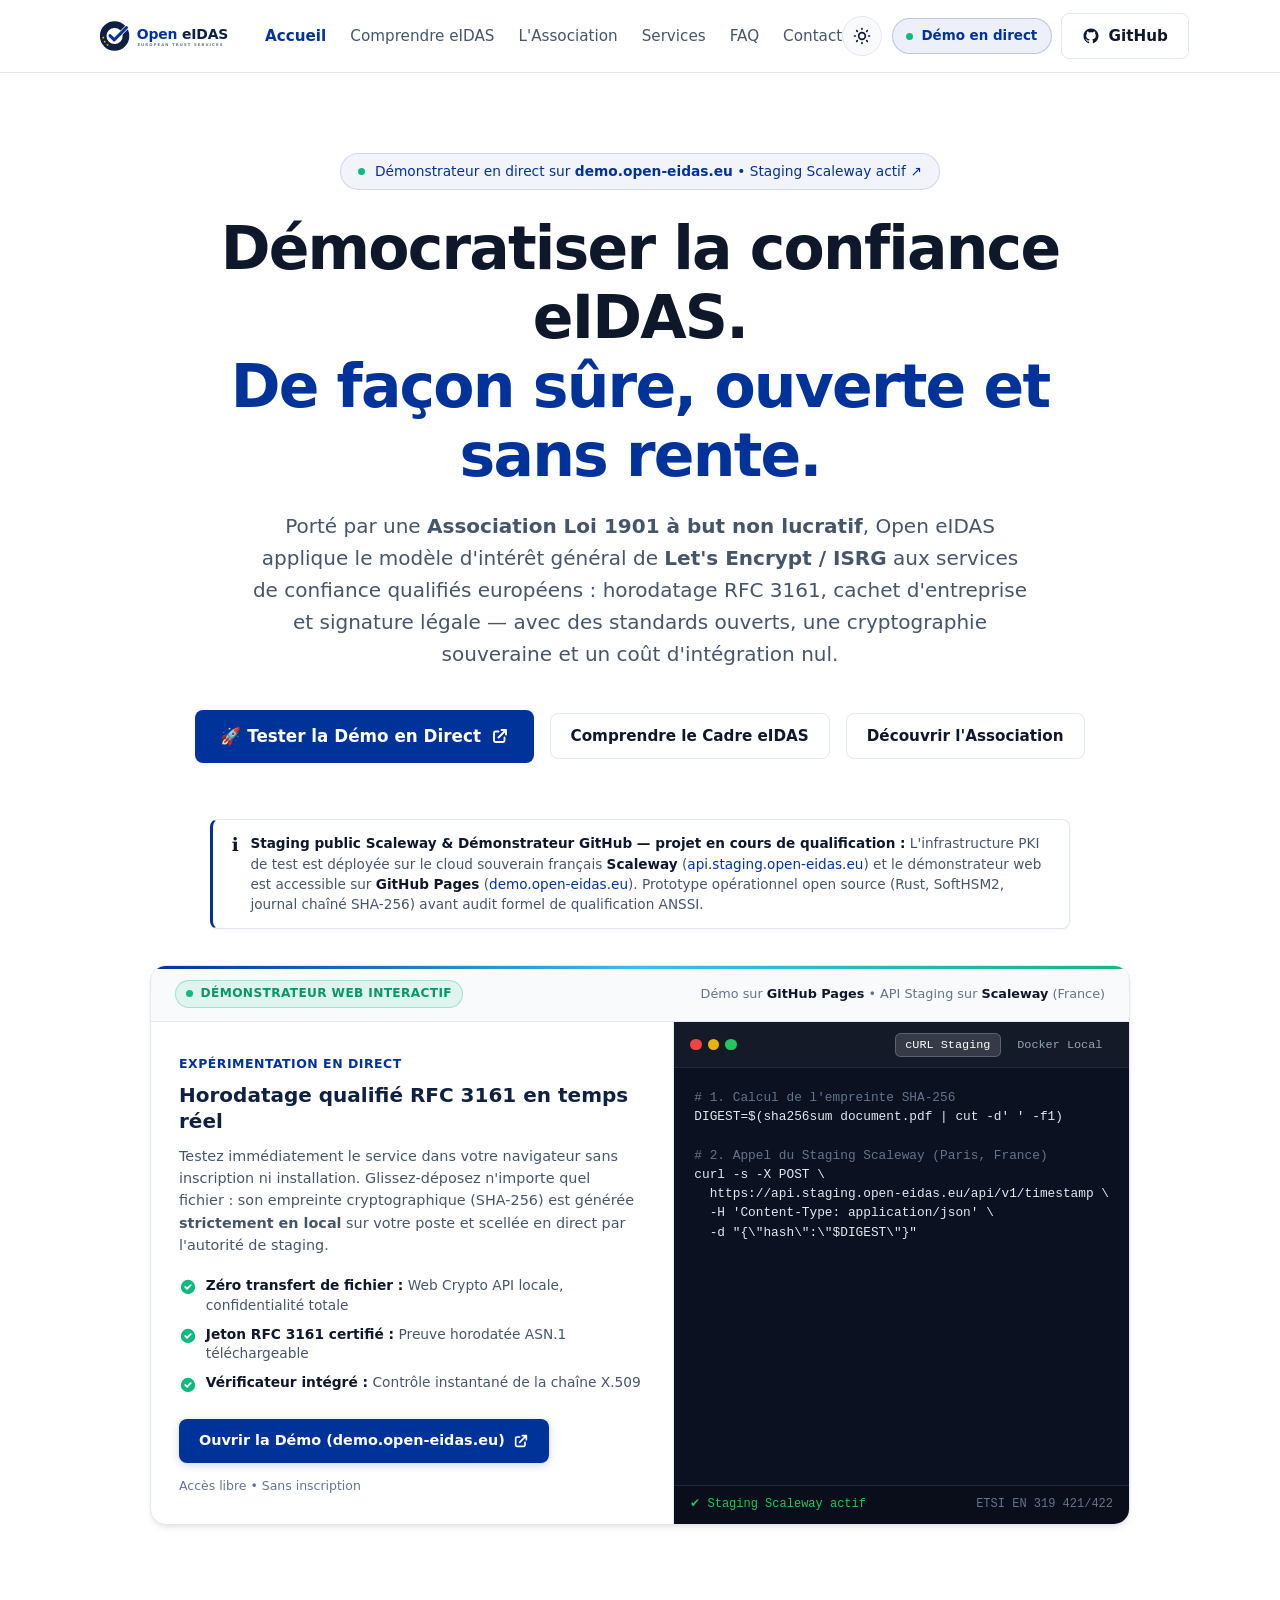
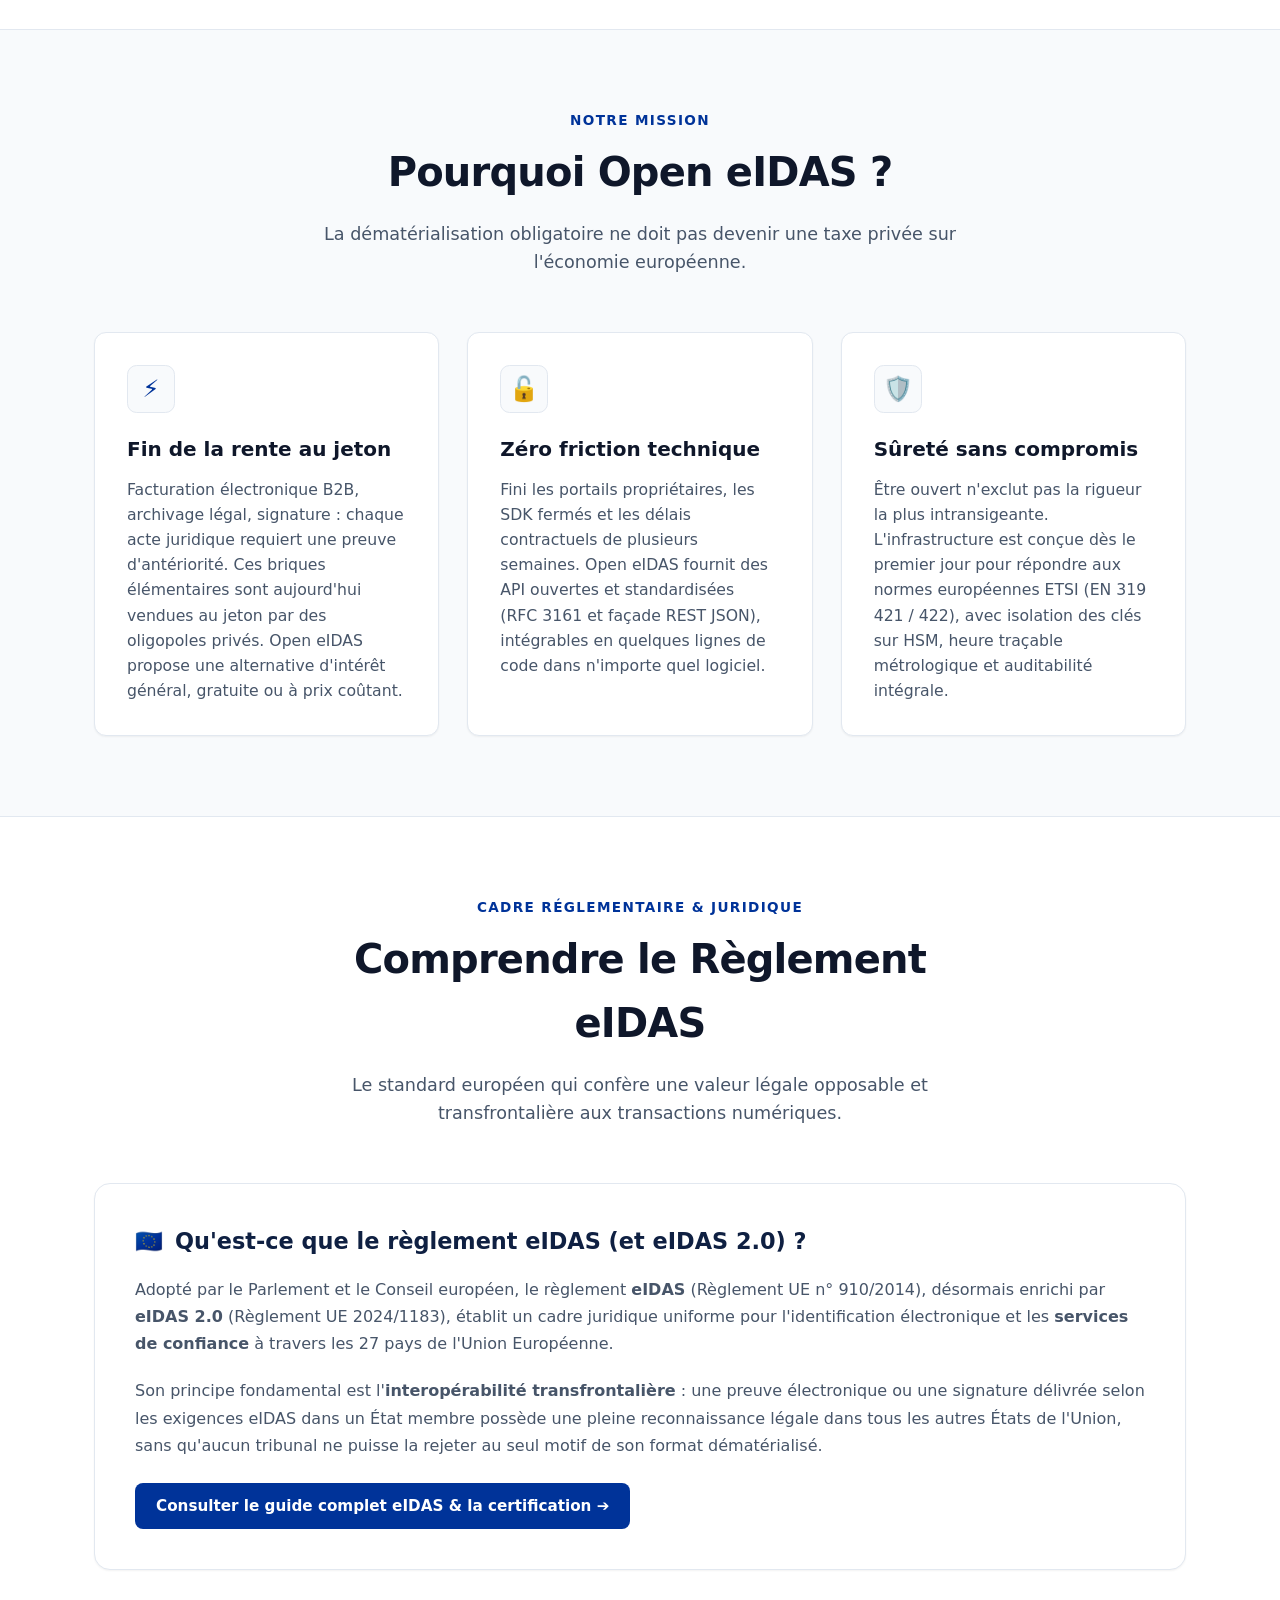
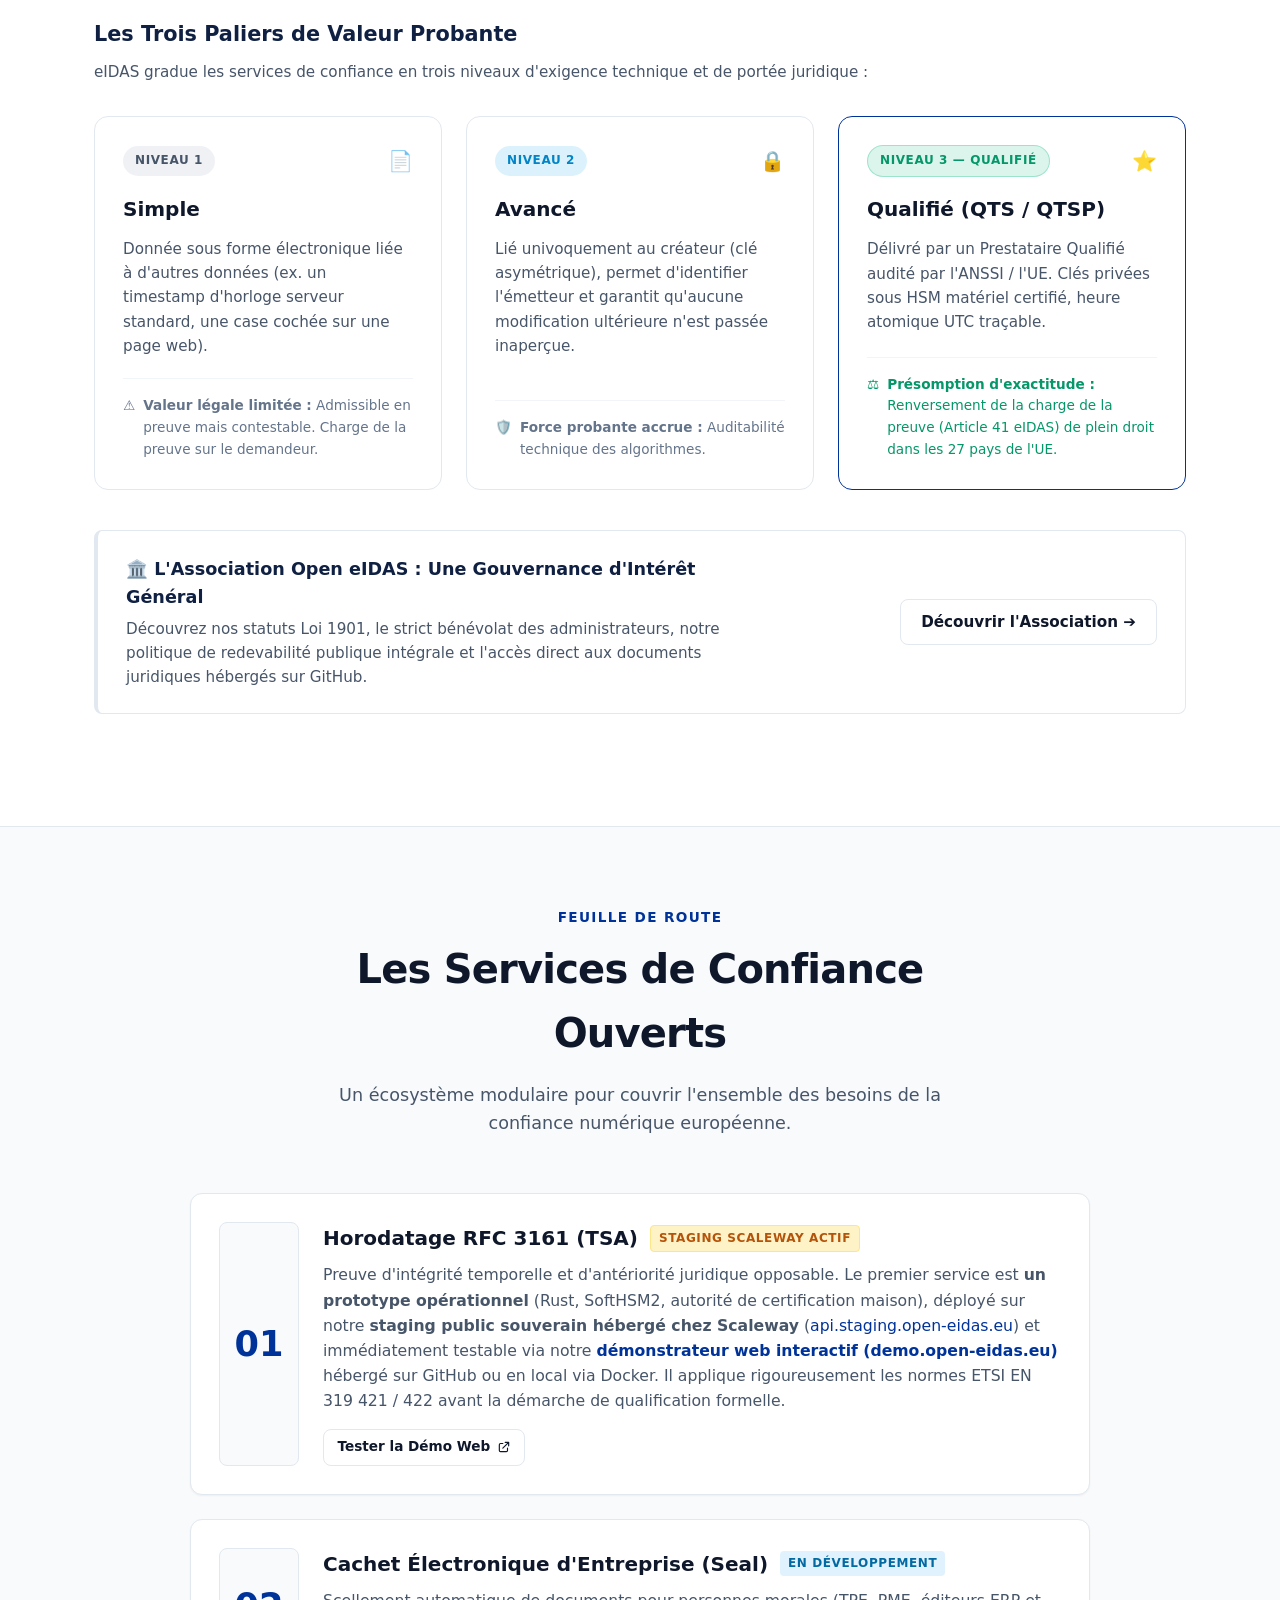
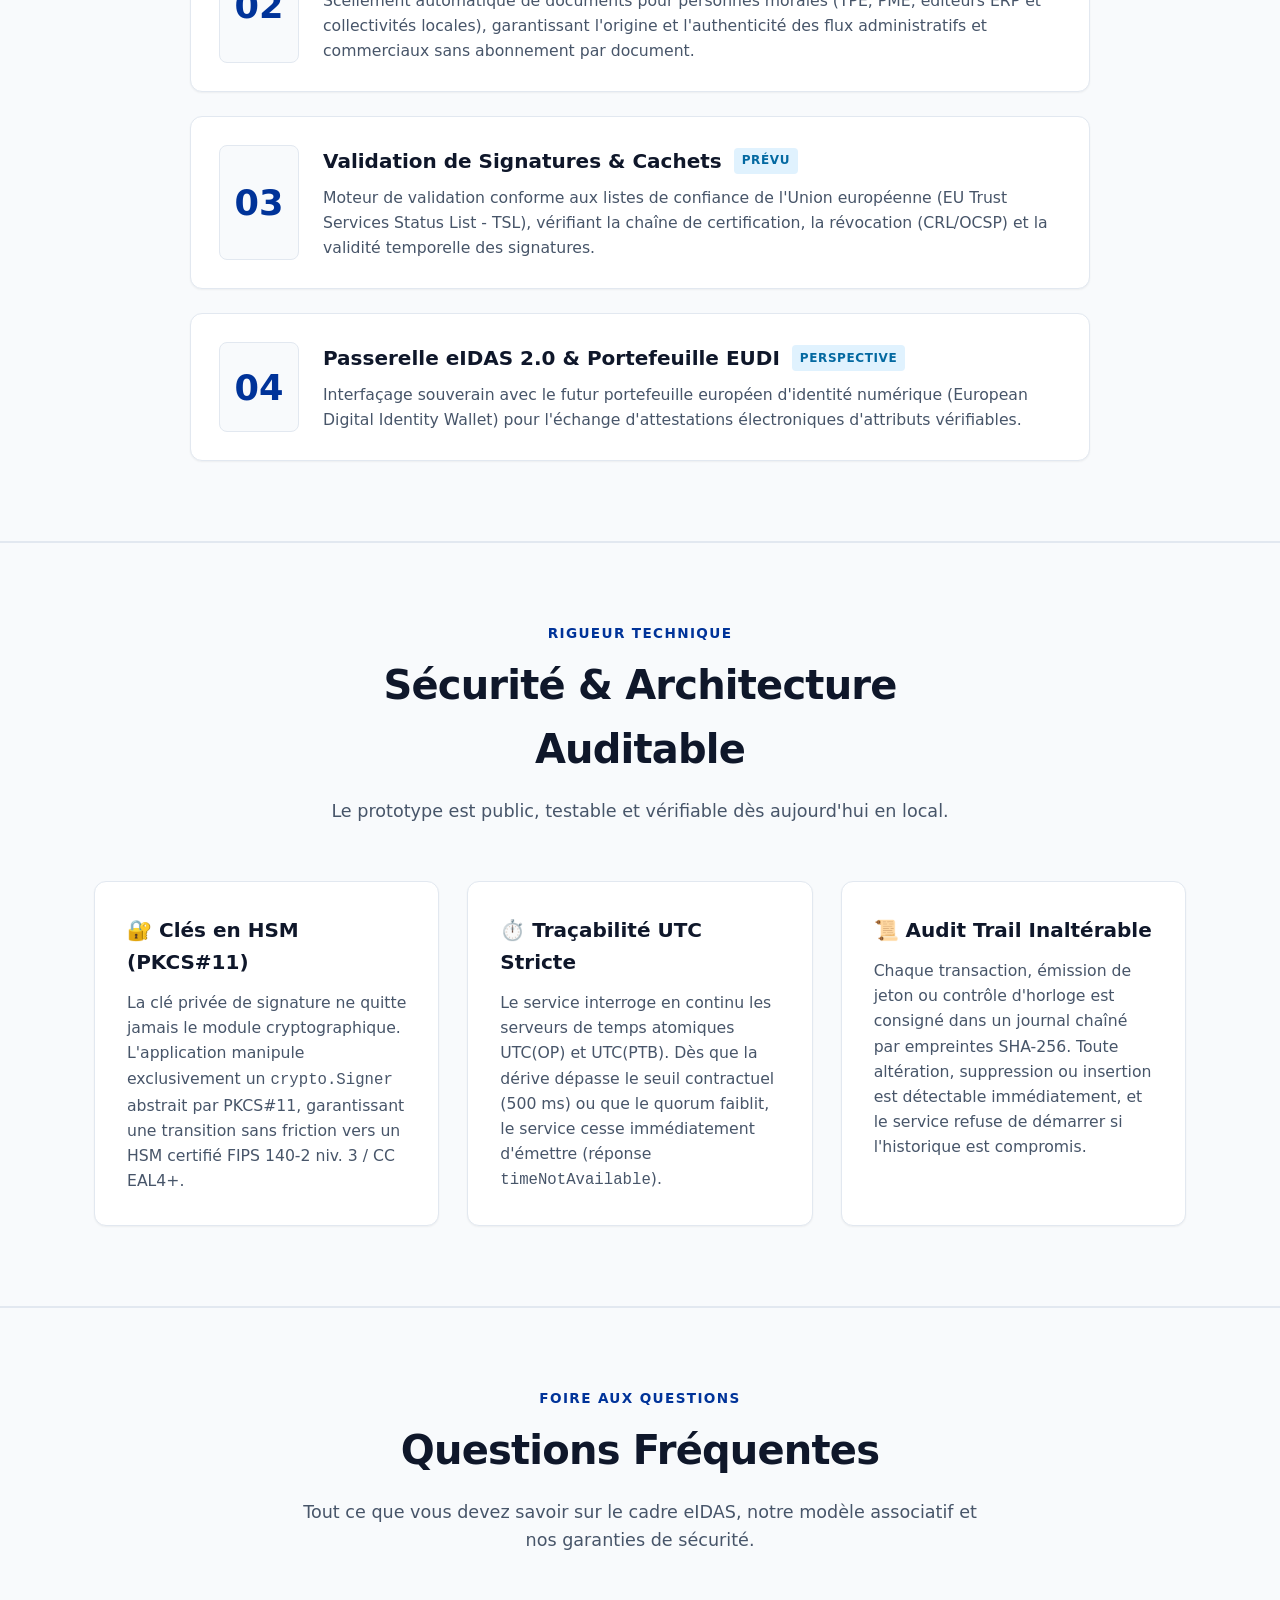
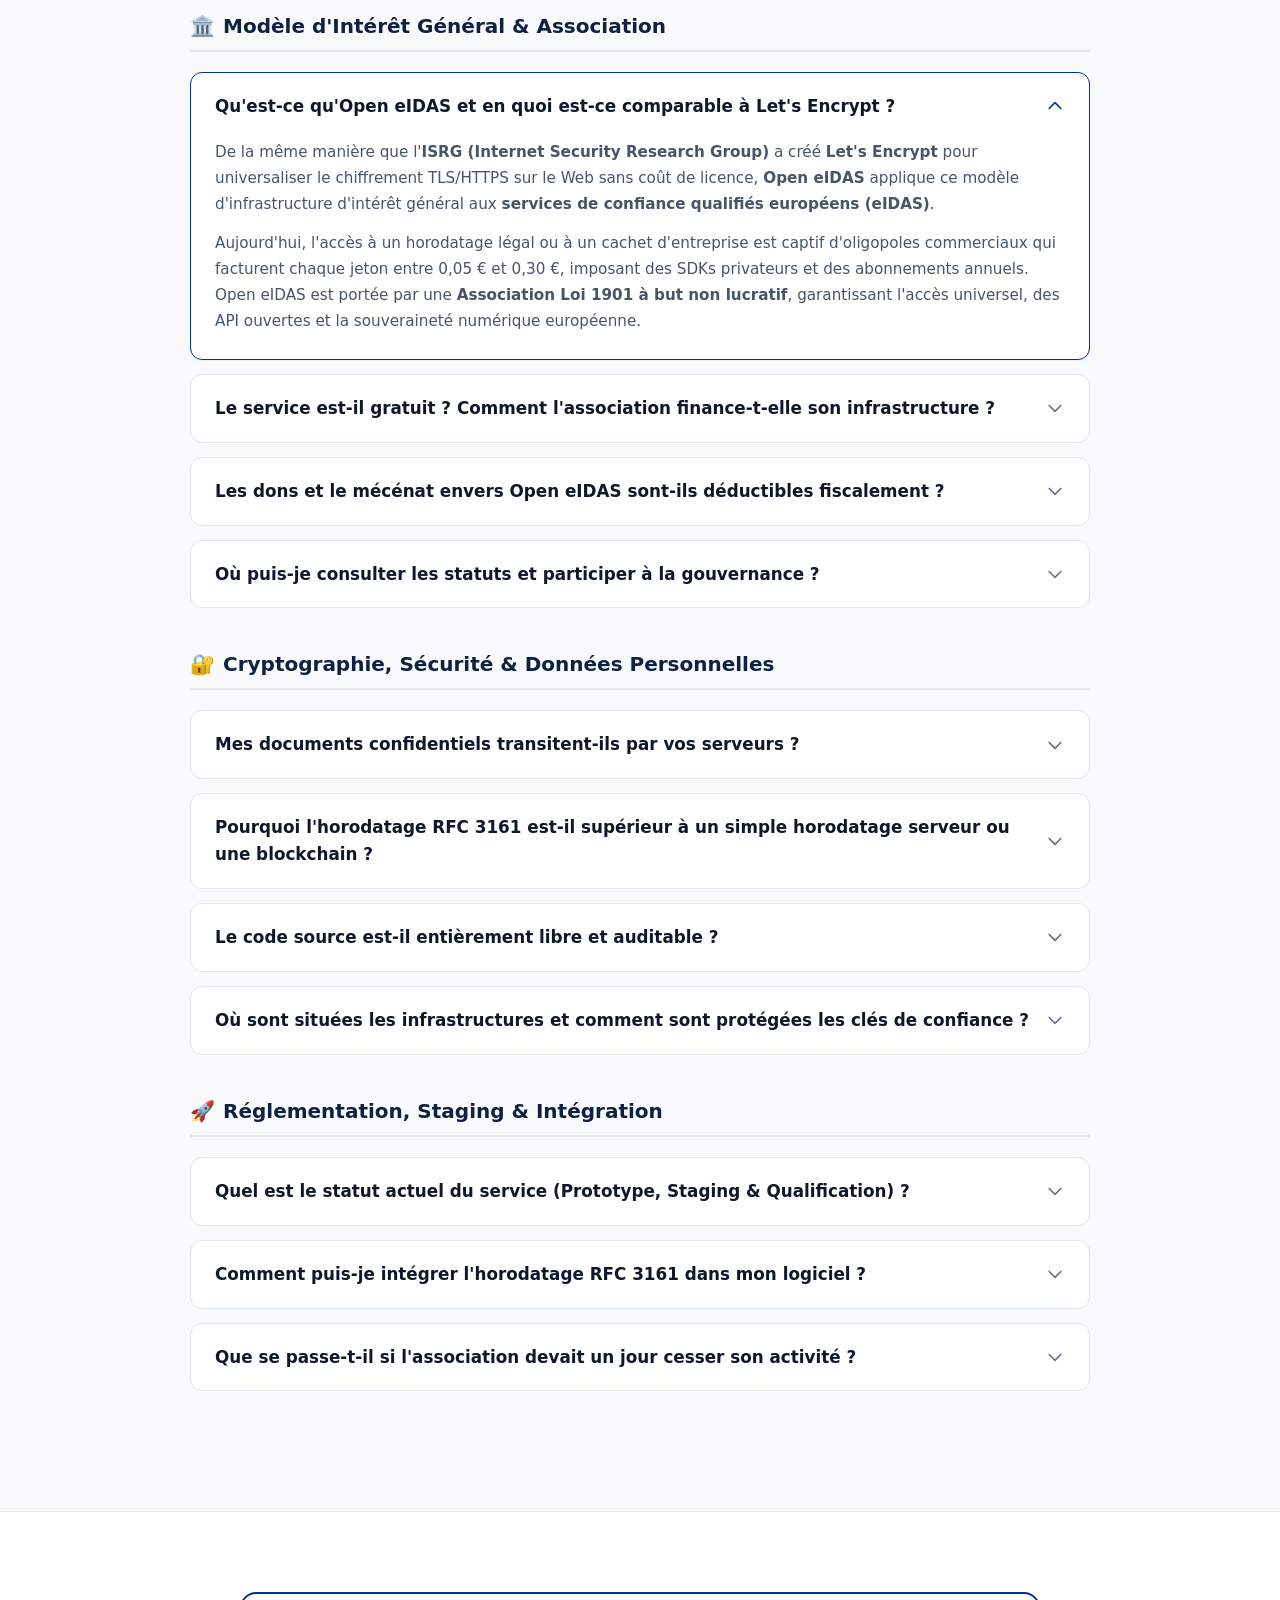
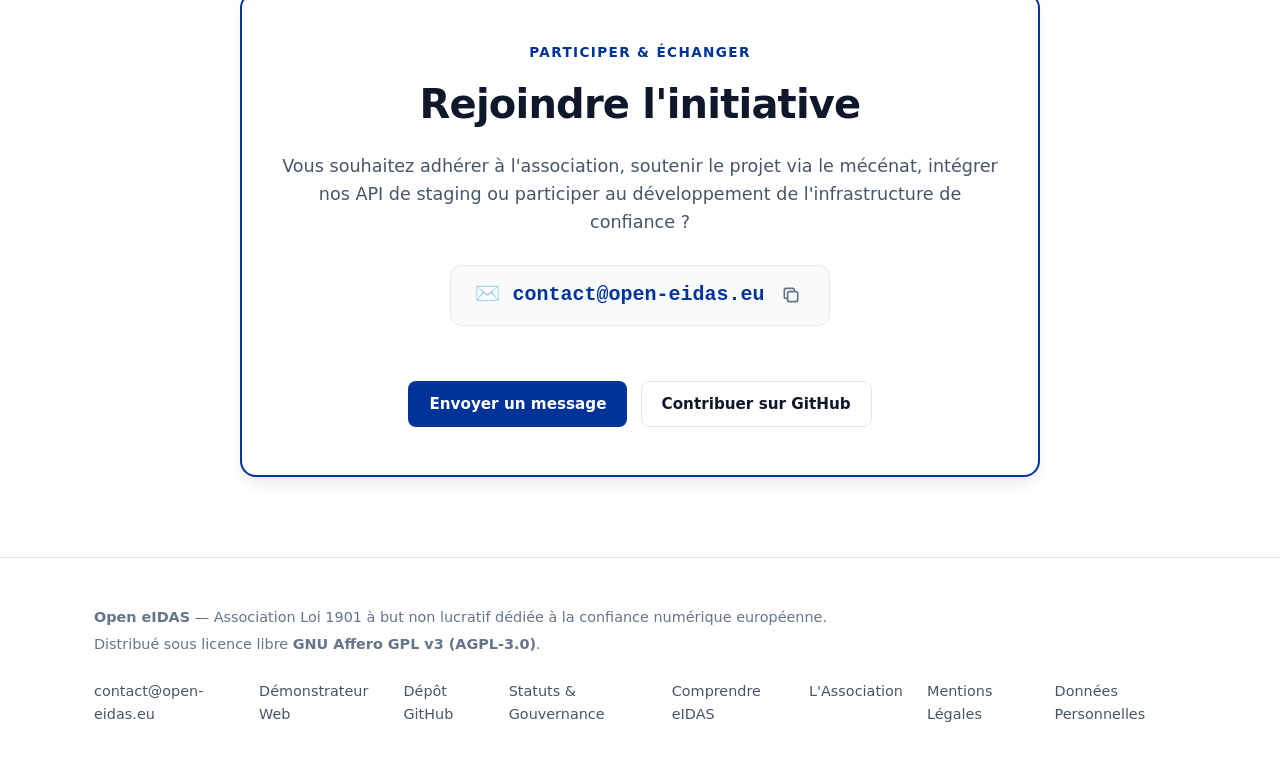
<file: index.html>
<!DOCTYPE html>
<html lang="fr">
<head>
  <meta charset="UTF-8">
  <meta name="viewport" content="width=device-width, initial-scale=1.0">
  <meta name="color-scheme" content="light dark">
  <title>Open&nbsp;eIDAS&nbsp;— Les services de confiance eIDAS comme infrastructure ouverte</title>
  <meta name="description" content="Open eIDAS démocratise les services de confiance qualifiés européens (horodatage RFC 3161, cachet d'entreprise, signature) de façon sûre, ouverte et sans rente.">
  
  <!-- Favicon -->
  <link rel="icon" type="image/svg+xml" href="assets/favicon.svg">

  <!-- Open Graph -->
  <meta property="og:title" content="Open eIDAS — Infrastructure Ouverte de Confiance Numérique">
  <meta property="og:description" content="Démocratiser les services de confiance eIDAS dans toute l'économie, de façon sûre, ouverte et sans rente.">
  <meta property="og:type" content="website">
  <meta property="og:url" content="https://open-eidas.eu">
  <meta property="og:image" content="https://open-eidas.eu/assets/logo-horizontal.svg">

  <link rel="stylesheet" href="style.css">

  <!-- FOUC prevention for color scheme -->
  <script>
    (function() {
      const savedTheme = localStorage.getItem('theme');
      if (savedTheme) {
        document.documentElement.setAttribute('data-theme', savedTheme);
      } else {
        const prefersDark = window.matchMedia && window.matchMedia('(prefers-color-scheme: dark)').matches;
        document.documentElement.setAttribute('data-theme', prefersDark ? 'dark' : 'light');
      }
    })();
  </script>
</head>
<body>

  <!-- Navigation Header -->
  <header class="site-header">
    <div class="container nav-wrap">
      <a href="#" class="brand-link" aria-label="Open eIDAS Accueil">
        <img src="assets/logo-horizontal.svg" alt="Open eIDAS Logo" class="brand-logo-img logo-light">
        <img src="assets/logo-horizontal-dark.svg" alt="Open eIDAS Logo" class="brand-logo-img logo-dark">
      </a>

      <nav aria-label="Navigation principale">
        <ul class="nav-links">
          <li><a href="index.html" class="nav-link active" aria-current="page">Accueil</a></li>
          <li><a href="eidas.html" class="nav-link">Comprendre eIDAS</a></li>
          <li><a href="association.html" class="nav-link">L'Association</a></li>
          <li><a href="#services" class="nav-link">Services</a></li>
          <li><a href="#faq" class="nav-link">FAQ</a></li>
          <li><a href="#contact" class="nav-link">Contact</a></li>
        </ul>
      </nav>

      <div class="nav-actions">
        <!-- Theme Toggle -->
        <button id="theme-toggle" class="theme-toggle-btn" aria-label="Basculer le thème clair/sombre" title="Basculer le thème">
          <svg class="theme-icon sun-icon" fill="none" viewBox="0 0 24 24" stroke="currentColor" stroke-width="2">
            <path stroke-linecap="round" stroke-linejoin="round" d="M12 3v1m0 16v1m9-9h-1M4 12H3m15.364 6.364l-.707-.707M6.343 6.343l-.707-.707m12.728 0l-.707.707M6.343 17.657l-.707.707M16 12a4 4 0 11-8 0 4 4 0 018 0z" />
          </svg>
          <svg class="theme-icon moon-icon" style="display:none;" fill="none" viewBox="0 0 24 24" stroke="currentColor" stroke-width="2">
            <path stroke-linecap="round" stroke-linejoin="round" d="M20.354 15.354A9 9 0 018.646 3.646 9.003 9.003 0 0012 21a9.003 9.003 0 008.354-5.646z" />
          </svg>
        </button>

        <!-- Live Demo CTA -->
        <a href="https://demo.open-eidas.eu" target="_blank" rel="noopener noreferrer" class="nav-demo-btn" aria-label="Tester la Démo en ligne (nouvelle fenêtre)">
          <span class="nav-demo-pulse"></span>
          <span>Démo en direct</span>
        </a>

        <!-- GitHub Repo CTA -->
        <a href="https://github.com/open-eidas/open-eidas" target="_blank" rel="noopener noreferrer" class="btn btn-outline nav-github-btn" aria-label="Voir le projet sur GitHub">
          <svg width="18" height="18" viewBox="0 0 24 24" fill="currentColor">
            <path fill-rule="evenodd" clip-rule="evenodd" d="M12 2C6.477 2 2 6.484 2 12.017c0 4.425 2.865 8.18 6.839 9.504.5.092.682-.217.682-.483 0-.237-.008-.868-.013-1.703-2.782.605-3.369-1.343-3.369-1.343-.454-1.158-1.11-1.466-1.11-1.466-.908-.62.069-.608.069-.608 1.003.07 1.53 1.032 1.53 1.032.892 1.53 2.341 1.088 2.91.832.092-.647.35-1.088.636-1.338-2.22-.253-4.555-1.113-4.555-4.951 0-1.093.39-1.988 1.029-2.688-.103-.253-.446-1.272.098-2.65 0 0 .84-.27 2.75 1.026A9.564 9.564 0 0112 6.844c.85.004 1.705.115 2.504.337 1.909-1.296 2.747-1.027 2.747-1.027.546 1.379.202 2.398.1 2.651.64.7 1.028 1.595 1.028 2.688 0 3.848-2.339 4.695-4.566 4.943.359.309.678.92.678 1.855 0 1.338-.012 2.419-.012 2.747 0 .268.18.58.688.482A10.019 10.019 0 0022 12.017C22 6.484 17.522 2 12 2z"/>
          </svg>
          <span>GitHub</span>
        </a>

        <!-- Mobile Menu Toggle Button -->
        <button id="mobile-menu-toggle" class="mobile-nav-toggle" aria-label="Ouvrir le menu de navigation" aria-expanded="false" aria-controls="mobile-nav">
          <span class="hamburger-bar"></span>
          <span class="hamburger-bar"></span>
          <span class="hamburger-bar"></span>
        </button>
      </div>
    </div>

    <!-- Mobile Navigation Drawer -->
    <div id="mobile-nav" class="mobile-nav" aria-hidden="true">
      <div class="container mobile-nav-inner">
        <ul class="mobile-nav-links">
          <li><a href="index.html" class="mobile-nav-link active" aria-current="page">Accueil</a></li>
          <li><a href="eidas.html" class="mobile-nav-link">Comprendre eIDAS</a></li>
          <li><a href="association.html" class="mobile-nav-link">L'Association</a></li>
          <li><a href="#services" class="mobile-nav-link">Services</a></li>
          <li><a href="#faq" class="mobile-nav-link">FAQ</a></li>
          <li><a href="#contact" class="mobile-nav-link">Contact</a></li>
        </ul>
        <div class="mobile-nav-cta" style="display: flex; flex-direction: column; gap: 0.5rem;">
          <a href="https://demo.open-eidas.eu" target="_blank" rel="noopener noreferrer" class="btn btn-primary" style="justify-content: center; gap: 0.5rem;">
            <span>🚀 Tester la Démo en direct</span>
            <svg width="16" height="16" viewBox="0 0 24 24" fill="none" stroke="currentColor" stroke-width="2.5"><path stroke-linecap="round" stroke-linejoin="round" d="M10 6H6a2 2 0 00-2 2v10a2 2 0 002 2h10a2 2 0 002-2v-4M14 4h6m0 0v6m0-6L10 14"/></svg>
          </a>
          <a href="https://github.com/open-eidas/open-eidas" target="_blank" rel="noopener noreferrer" class="btn btn-outline" style="justify-content: center;">
            <svg width="18" height="18" viewBox="0 0 24 24" fill="currentColor">
              <path fill-rule="evenodd" clip-rule="evenodd" d="M12 2C6.477 2 2 6.484 2 12.017c0 4.425 2.865 8.18 6.839 9.504.5.092.682-.217.682-.483 0-.237-.008-.868-.013-1.703-2.782.605-3.369-1.343-3.369-1.343-.454-1.158-1.11-1.466-1.11-1.466-.908-.62.069-.608.069-.608 1.003.07 1.53 1.032 1.53 1.032.892 1.53 2.341 1.088 2.91.832.092-.647.35-1.088.636-1.338-2.22-.253-4.555-1.113-4.555-4.951 0-1.093.39-1.988 1.029-2.688-.103-.253-.446-1.272.098-2.65 0 0 .84-.27 2.75 1.026A9.564 9.564 0 0112 6.844c.85.004 1.705.115 2.504.337 1.909-1.296 2.747-1.027 2.747-1.027.546 1.379.202 2.398.1 2.651.64.7 1.028 1.595 1.028 2.688 0 3.848-2.339 4.695-4.566 4.943.359.309.678.92.678 1.855 0 1.338-.012 2.419-.012 2.747 0 .268.18.58.688.482A10.019 10.019 0 0022 12.017C22 6.484 17.522 2 12 2z"/>
            </svg>
            <span>Rejoindre sur GitHub</span>
          </a>
        </div>
      </div>
    </div>
  </header>

  <main>
    <!-- Hero Section -->
    <section class="hero">
      <div class="container">
        <a href="https://demo.open-eidas.eu" target="_blank" rel="noopener noreferrer" class="hero-badge">
          <span class="nav-demo-pulse"></span>
          <span>Démonstrateur en direct sur <strong>demo.open-eidas.eu</strong> &bull; Staging Scaleway actif ↗</span>
        </a>

        <h1 class="hero-title">
          Démocratiser la confiance eIDAS.<br>
          <span class="highlight">De façon sûre, ouverte et sans rente.</span>
        </h1>

        <p class="hero-desc">
          Porté par une <strong>Association Loi&nbsp;1901 à but non lucratif</strong>, Open&nbsp;eIDAS applique le modèle d'intérêt général de <strong>Let's Encrypt / ISRG</strong> aux services de confiance qualifiés européens&nbsp;: horodatage RFC&nbsp;3161, cachet d'entreprise et signature légale&nbsp;— avec des standards ouverts, une cryptographie souveraine et un coût d'intégration nul.
        </p>

        <div class="hero-cta-group">
          <a href="https://demo.open-eidas.eu" target="_blank" rel="noopener noreferrer" class="btn btn-primary" style="gap: 0.6rem; font-size: 1.05rem; padding: 0.75rem 1.5rem;">
            <span>🚀 Tester la Démo en Direct</span>
            <svg width="18" height="18" viewBox="0 0 24 24" fill="none" stroke="currentColor" stroke-width="2.5"><path stroke-linecap="round" stroke-linejoin="round" d="M10 6H6a2 2 0 00-2 2v10a2 2 0 002 2h10a2 2 0 002-2v-4M14 4h6m0 0v6m0-6L10 14"/></svg>
          </a>
          <a href="eidas.html" class="btn btn-outline">Comprendre le Cadre eIDAS</a>
          <a href="association.html" class="btn btn-outline">Découvrir l'Association</a>
        </div>

        <!-- Staging Transparency Banner -->
        <div class="staging-banner" role="status">
          <span class="staging-banner-icon">ℹ️</span>
          <div class="staging-banner-content">
            <strong>Staging public Scaleway &amp; Démonstrateur GitHub&nbsp;— projet en cours de qualification&nbsp;:</strong> L'infrastructure PKI de test est déployée sur le cloud souverain français <strong>Scaleway</strong> (<a href="https://api.staging.open-eidas.eu" target="_blank" rel="noopener noreferrer">api.staging.open-eidas.eu</a>) et le démonstrateur web est accessible sur <strong>GitHub Pages</strong> (<a href="https://demo.open-eidas.eu" target="_blank" rel="noopener noreferrer">demo.open-eidas.eu</a>). Prototype opérationnel open source (Rust, SoftHSM2, journal chaîné SHA-256) avant audit formel de qualification ANSSI.
          </div>
        </div>

        <!-- Unified Interactive Showcase -->
        <div class="hero-showcase">
          <div class="showcase-header">
            <div class="showcase-header-left">
              <span class="showcase-live-pill">
                <span class="nav-demo-pulse"></span>
                <span>Démonstrateur Web Interactif</span>
              </span>
            </div>
            <div class="showcase-header-meta">
              Démo sur <strong>GitHub Pages</strong> &bull; API Staging sur <strong>Scaleway</strong> (France)
            </div>
          </div>

          <div class="showcase-grid">
            <!-- Left Column: Web Demo Highlight -->
            <div class="showcase-col-web">
              <div>
                <span class="showcase-badge">Expérimentation en direct</span>
                <h3 class="showcase-title">Horodatage qualifié RFC&nbsp;3161 en temps réel</h3>
                <p class="showcase-desc">
                  Testez immédiatement le service dans votre navigateur sans inscription ni installation. Glissez-déposez n'importe quel fichier&nbsp;: son empreinte cryptographique (SHA-256) est générée <strong>strictement en local</strong> sur votre poste et scellée en direct par l'autorité de staging.
                </p>
                <div class="showcase-features">
                  <div class="showcase-feature">
                    <svg width="18" height="18" viewBox="0 0 20 20" fill="currentColor"><path fill-rule="evenodd" d="M10 18a8 8 0 100-16 8 8 0 000 16zm3.707-9.293a1 1 0 00-1.414-1.414L9 10.586 7.707 9.293a1 1 0 00-1.414 1.414l2 2a1 1 0 001.414 0l4-4z" clip-rule="evenodd"/></svg>
                    <span><strong>Zéro transfert de fichier&nbsp;:</strong> Web Crypto API locale, confidentialité totale</span>
                  </div>
                  <div class="showcase-feature">
                    <svg width="18" height="18" viewBox="0 0 20 20" fill="currentColor"><path fill-rule="evenodd" d="M10 18a8 8 0 100-16 8 8 0 000 16zm3.707-9.293a1 1 0 00-1.414-1.414L9 10.586 7.707 9.293a1 1 0 00-1.414 1.414l2 2a1 1 0 001.414 0l4-4z" clip-rule="evenodd"/></svg>
                    <span><strong>Jeton RFC&nbsp;3161 certifié&nbsp;:</strong> Preuve horodatée ASN.1 téléchargeable</span>
                  </div>
                  <div class="showcase-feature">
                    <svg width="18" height="20" viewBox="0 0 20 20" fill="currentColor"><path fill-rule="evenodd" d="M10 18a8 8 0 100-16 8 8 0 000 16zm3.707-9.293a1 1 0 00-1.414-1.414L9 10.586 7.707 9.293a1 1 0 00-1.414 1.414l2 2a1 1 0 001.414 0l4-4z" clip-rule="evenodd"/></svg>
                    <span><strong>Vérificateur intégré&nbsp;:</strong> Contrôle instantané de la chaîne X.509</span>
                  </div>
                </div>
              </div>
              <div class="showcase-actions">
                <a href="https://demo.open-eidas.eu" target="_blank" rel="noopener noreferrer" class="showcase-btn-primary">
                  <span>Ouvrir la Démo (demo.open-eidas.eu)</span>
                  <svg width="16" height="16" viewBox="0 0 24 24" fill="none" stroke="currentColor" stroke-width="2.5"><path stroke-linecap="round" stroke-linejoin="round" d="M10 6H6a2 2 0 00-2 2v10a2 2 0 002 2h10a2 2 0 002-2v-4M14 4h6m0 0v6m0-6L10 14"/></svg>
                </a>
                <span class="showcase-actions-note">Accès libre &bull; Sans inscription</span>
              </div>
            </div>

            <!-- Right Column: Interactive Terminal -->
            <div class="showcase-col-terminal">
              <div class="showcase-terminal-header">
                <div class="terminal-dots">
                  <span class="dot dot-red"></span>
                  <span class="dot dot-yellow"></span>
                  <span class="dot dot-green"></span>
                </div>
                <div class="showcase-terminal-tabs">
                  <button type="button" class="showcase-tab-btn active" data-term="staging">cURL Staging</button>
                  <button type="button" class="showcase-tab-btn" data-term="docker">Docker Local</button>
                </div>
              </div>
              <div class="showcase-terminal-body" id="code-staging">
                <pre><code><span style="color:#64748b;"># 1. Calcul de l'empreinte SHA-256</span>
DIGEST=$(sha256sum document.pdf | cut -d' ' -f1)

<span style="color:#64748b;"># 2. Appel du Staging Scaleway (Paris, France)</span>
curl -s -X POST \
  https://api.staging.open-eidas.eu/api/v1/timestamp \
  -H 'Content-Type: application/json' \
  -d "{\"hash\":\"$DIGEST\"}"</code></pre>
              </div>
              <div class="showcase-terminal-body" id="code-docker" style="display: none;">
                <pre><code><span style="color:#64748b;"># Déploiement local (SoftHSM2 + CA maison)</span>
git clone https://github.com/open-eidas/open-eidas.git
cd open-eidas &amp;&amp; docker compose up -d

<span style="color:#64748b;"># Test sur votre instance locale</span>
curl -s -X POST http://localhost:8318/api/v1/timestamp \
  -H 'Content-Type: application/json' \
  -d "{\"hash\":\"$(sha256sum doc.pdf | cut -d' ' -f1)\"}"</code></pre>
              </div>
              <div class="showcase-terminal-footer">
                <span class="status-green">✔ Staging Scaleway actif</span>
                <span style="color: #64748b;">ETSI EN 319 421/422</span>
              </div>
            </div>
          </div>
        </div>
      </div>
    </section>

    <!-- Mission & Why -->
    <section id="mission" class="section section-subtle">
      <div class="container">
        <div class="section-header">
          <span class="section-tag">Notre Mission</span>
          <h2 class="section-title">Pourquoi Open&nbsp;eIDAS&nbsp;?</h2>
          <p class="section-desc">
            La dématérialisation obligatoire ne doit pas devenir une taxe privée sur l'économie européenne.
          </p>
        </div>

        <div class="grid-3">
          <div class="card">
            <div class="card-icon">⚡</div>
            <h3 class="card-title">Fin de la rente au jeton</h3>
            <p class="card-desc">
              Facturation électronique B2B, archivage légal, signature&nbsp;: chaque acte juridique requiert une preuve d'antériorité. Ces briques élémentaires sont aujourd'hui vendues au jeton par des oligopoles privés. Open&nbsp;eIDAS propose une alternative d'intérêt général, gratuite ou à prix coûtant.
            </p>
          </div>

          <div class="card">
            <div class="card-icon">🔓</div>
            <h3 class="card-title">Zéro friction technique</h3>
            <p class="card-desc">
              Fini les portails propriétaires, les SDK fermés et les délais contractuels de plusieurs semaines. Open&nbsp;eIDAS fournit des API ouvertes et standardisées (RFC&nbsp;3161 et façade REST JSON), intégrables en quelques lignes de code dans n'importe quel logiciel.
            </p>
          </div>

          <div class="card">
            <div class="card-icon">🛡️</div>
            <h3 class="card-title">Sûreté sans compromis</h3>
            <p class="card-desc">
              Être ouvert n'exclut pas la rigueur la plus intransigeante. L'infrastructure est conçue dès le premier jour pour répondre aux normes européennes ETSI (EN 319 421 / 422), avec isolation des clés sur HSM, heure traçable métrologique et auditabilité intégrale.
            </p>
          </div>
        </div>
      </div>
    </section>

    <!-- Comprendre le Cadre eIDAS -->
    <section id="eidas" class="section">
      <div class="container">
        <div class="section-header">
          <span class="section-tag">Cadre Réglementaire &amp; Juridique</span>
          <h2 class="section-title">Comprendre le Règlement eIDAS</h2>
          <p class="section-desc">
            Le standard européen qui confère une valeur légale opposable et transfrontalière aux transactions numériques.
          </p>
        </div>

        <div class="eidas-overview">
          <h3>
            <span>🇪🇺</span>
            <span>Qu'est-ce que le règlement eIDAS (et eIDAS&nbsp;2.0)&nbsp;?</span>
          </h3>
          <p>
            Adopté par le Parlement et le Conseil européen, le règlement <strong>eIDAS</strong> (Règlement UE n°&nbsp;910/2014), désormais enrichi par <strong>eIDAS&nbsp;2.0</strong> (Règlement UE 2024/1183), établit un cadre juridique uniforme pour l'identification électronique et les <strong>services de confiance</strong> à travers les 27 pays de l'Union Européenne.
          </p>
          <p>
            Son principe fondamental est l'<strong>interopérabilité transfrontalière</strong>&nbsp;: une preuve électronique ou une signature délivrée selon les exigences eIDAS dans un État membre possède une pleine reconnaissance légale dans tous les autres États de l'Union, sans qu'aucun tribunal ne puisse la rejeter au seul motif de son format dématérialisé.
          </p>
          <div style="margin-top: 1.5rem;">
            <a href="eidas.html" class="btn btn-primary">Consulter le guide complet eIDAS &amp; la certification ➔</a>
          </div>
        </div>

        <!-- 3 Niveaux de Confiance -->
        <h3 style="font-size: 1.3rem; margin-bottom: 0.5rem; color: var(--brand-navy);">Les Trois Paliers de Valeur Probante</h3>
        <p style="color: var(--text-muted); margin-bottom: 1.5rem; font-size: 0.95rem;">
          eIDAS gradue les services de confiance en trois niveaux d'exigence technique et de portée juridique&nbsp;:
        </p>

        <div class="levels-grid">
          <!-- Simple -->
          <div class="level-card">
            <div class="level-badge-wrap">
              <span class="level-badge level-badge-simple">Niveau&nbsp;1</span>
              <span style="font-size: 1.25rem;">📄</span>
            </div>
            <h4 class="level-title">Simple</h4>
            <p class="level-desc">
              Donnée sous forme électronique liée à d'autres données (ex. un timestamp d'horloge serveur standard, une case cochée sur une page web).
            </p>
            <div class="level-legal">
              <span>⚠️</span>
              <span><strong>Valeur légale limitée&nbsp;:</strong> Admissible en preuve mais contestable. Charge de la preuve sur le demandeur.</span>
            </div>
          </div>

          <!-- Avancé -->
          <div class="level-card">
            <div class="level-badge-wrap">
              <span class="level-badge level-badge-advanced">Niveau&nbsp;2</span>
              <span style="font-size: 1.25rem;">🔒</span>
            </div>
            <h4 class="level-title">Avancé</h4>
            <p class="level-desc">
              Lié univoquement au créateur (clé asymétrique), permet d'identifier l'émetteur et garantit qu'aucune modification ultérieure n'est passée inaperçue.
            </p>
            <div class="level-legal">
              <span>🛡️</span>
              <span><strong>Force probante accrue&nbsp;:</strong> Auditabilité technique des algorithmes.</span>
            </div>
          </div>

          <!-- Qualifié (Featured) -->
          <div class="level-card featured">
            <div class="level-badge-wrap">
              <span class="level-badge level-badge-qualified">Niveau&nbsp;3&nbsp;— Qualifié</span>
              <span style="font-size: 1.25rem;">⭐</span>
            </div>
            <h4 class="level-title">Qualifié (QTS / QTSP)</h4>
            <p class="level-desc">
              Délivré par un Prestataire Qualifié audité par l'ANSSI / l'UE. Clés privées sous HSM matériel certifié, heure atomique UTC traçable.
            </p>
            <div class="level-legal" style="color: #059669;">
              <span>⚖️</span>
              <span><strong>Présomption d'exactitude&nbsp;:</strong> Renversement de la charge de la preuve (Article&nbsp;41 eIDAS) de plein droit dans les 27 pays de l'UE.</span>
            </div>
          </div>
        </div>

        <!-- Association Callout -->
        <div class="callout-box" style="margin-top: 2.5rem; background-color: var(--bg-surface);">
          <div style="display: flex; justify-content: space-between; align-items: center; flex-wrap: wrap; gap: 1.25rem;">
            <div style="max-width: 650px;">
              <h4 style="margin-bottom: 0.35rem;">🏛️ L'Association Open&nbsp;eIDAS&nbsp;: Une Gouvernance d'Intérêt Général</h4>
              <p style="margin: 0; color: var(--text-muted); font-size: 0.95rem;">
                Découvrez nos statuts Loi&nbsp;1901, le strict bénévolat des administrateurs, notre politique de redevabilité publique intégrale et l'accès direct aux documents juridiques hébergés sur GitHub.
              </p>
            </div>
            <a href="association.html" class="btn btn-outline" style="white-space: nowrap;">Découvrir l'Association ➔</a>
          </div>
        </div>
      </div>
    </section>

    <!-- Services Roadmap -->
    <section id="services" class="section section-subtle">
      <div class="container">
        <div class="section-header">
          <span class="section-tag">Feuille de Route</span>
          <h2 class="section-title">Les Services de Confiance Ouverts</h2>
          <p class="section-desc">
            Un écosystème modulaire pour couvrir l'ensemble des besoins de la confiance numérique européenne.
          </p>
        </div>

        <div class="services-list">
          <!-- Service 1 -->
          <div class="service-card">
            <div class="service-number">01</div>
            <div class="service-content">
              <h3>
                Horodatage RFC&nbsp;3161 (TSA)
                <span class="service-status status-staging">Staging Scaleway actif</span>
              </h3>
              <p class="card-desc">
                Preuve d'intégrité temporelle et d'antériorité juridique opposable. Le premier service est <strong>un prototype opérationnel</strong> (Rust, SoftHSM2, autorité de certification maison), déployé sur notre <strong>staging public souverain hébergé chez Scaleway</strong> (<a href="https://api.staging.open-eidas.eu" target="_blank" rel="noopener noreferrer">api.staging.open-eidas.eu</a>) et immédiatement testable via notre <strong><a href="https://demo.open-eidas.eu" target="_blank" rel="noopener noreferrer">démonstrateur web interactif (demo.open-eidas.eu)</a></strong> hébergé sur GitHub ou en local via Docker. Il applique rigoureusement les normes ETSI EN 319 421 / 422 avant la démarche de qualification formelle.
              </p>
              <div style="margin-top: 1rem; display: flex; gap: 0.75rem; flex-wrap: wrap;">
                <a href="https://demo.open-eidas.eu" target="_blank" rel="noopener noreferrer" class="btn btn-outline" style="font-size: 0.85rem; padding: 0.4rem 0.85rem; display: inline-flex; align-items: center; gap: 0.4rem;">
                  <span>Tester la Démo Web</span>
                  <svg width="14" height="14" viewBox="0 0 24 24" fill="none" stroke="currentColor" stroke-width="2"><path stroke-linecap="round" stroke-linejoin="round" d="M10 6H6a2 2 0 00-2 2v10a2 2 0 002 2h10a2 2 0 002-2v-4M14 4h6m0 0v6m0-6L10 14"/></svg>
                </a>
              </div>
            </div>
          </div>

          <!-- Service 2 -->
          <div class="service-card">
            <div class="service-number">02</div>
            <div class="service-content">
              <h3>
                Cachet Électronique d'Entreprise (Seal)
                <span class="service-status status-roadmap">En Développement</span>
              </h3>
              <p class="card-desc">
                Scellement automatique de documents pour personnes morales (TPE, PME, éditeurs ERP et collectivités locales), garantissant l'origine et l'authenticité des flux administratifs et commerciaux sans abonnement par document.
              </p>
            </div>
          </div>

          <!-- Service 3 -->
          <div class="service-card">
            <div class="service-number">03</div>
            <div class="service-content">
              <h3>
                Validation de Signatures & Cachets
                <span class="service-status status-roadmap">Prévu</span>
              </h3>
              <p class="card-desc">
                Moteur de validation conforme aux listes de confiance de l'Union européenne (EU Trust Services Status List - TSL), vérifiant la chaîne de certification, la révocation (CRL/OCSP) et la validité temporelle des signatures.
              </p>
            </div>
          </div>

          <!-- Service 4 -->
          <div class="service-card">
            <div class="service-number">04</div>
            <div class="service-content">
              <h3>
                Passerelle eIDAS&nbsp;2.0 & Portefeuille EUDI
                <span class="service-status status-roadmap">Perspective</span>
              </h3>
              <p class="card-desc">
                Interfaçage souverain avec le futur portefeuille européen d'identité numérique (European Digital Identity Wallet) pour l'échange d'attestations électroniques d'attributs vérifiables.
              </p>
            </div>
          </div>
        </div>
      </div>
    </section>

    <!-- Architecture & Assurance -->
    <section id="architecture" class="section section-subtle">
      <div class="container">
        <div class="section-header">
          <span class="section-tag">Rigueur Technique</span>
          <h2 class="section-title">Sécurité & Architecture Auditable</h2>
          <p class="section-desc">
            Le prototype est public, testable et vérifiable dès aujourd'hui en local.
          </p>
        </div>

        <div class="grid-3">
          <div class="card">
            <h3 class="card-title">🔐 Clés en HSM (PKCS#11)</h3>
            <p class="card-desc">
              La clé privée de signature ne quitte jamais le module cryptographique. L'application manipule exclusivement un <code>crypto.Signer</code> abstrait par PKCS#11, garantissant une transition sans friction vers un HSM certifié FIPS 140-2 niv. 3 / CC EAL4+.
            </p>
          </div>

          <div class="card">
            <h3 class="card-title">⏱️ Traçabilité UTC Stricte</h3>
            <p class="card-desc">
              Le service interroge en continu les serveurs de temps atomiques UTC(OP) et UTC(PTB). Dès que la dérive dépasse le seuil contractuel (500&nbsp;ms) ou que le quorum faiblit, le service cesse immédiatement d'émettre (réponse <code>timeNotAvailable</code>).
            </p>
          </div>

          <div class="card">
            <h3 class="card-title">📜 Audit Trail Inaltérable</h3>
            <p class="card-desc">
              Chaque transaction, émission de jeton ou contrôle d'horloge est consigné dans un journal chaîné par empreintes SHA-256. Toute altération, suppression ou insertion est détectable immédiatement, et le service refuse de démarrer si l'historique est compromis.
            </p>
          </div>
        </div>
      </div>
    </section>

    <!-- FAQ Section -->
    <section id="faq" class="section section-subtle">
      <div class="container">
        <div class="section-header">
          <span class="section-tag">Foire Aux Questions</span>
          <h2 class="section-title">Questions Fréquentes</h2>
          <p class="section-desc">
            Tout ce que vous devez savoir sur le cadre eIDAS, notre modèle associatif et nos garanties de sécurité.
          </p>
        </div>

        <div class="faq-container">
          <!-- Catégorie 1: Modèle & Association -->
          <div class="faq-category">
            <h3 class="faq-category-title">
              <span>🏛️</span>
              <span>Modèle d'Intérêt Général &amp; Association</span>
            </h3>

            <div class="faq-group">
              <details class="faq-item" name="faq-group" open>
                <summary class="faq-summary">
                  <span>Qu'est-ce qu'Open&nbsp;eIDAS et en quoi est-ce comparable à Let's Encrypt&nbsp;?</span>
                  <svg class="faq-chevron" viewBox="0 0 24 24" fill="none" stroke="currentColor" stroke-width="2">
                    <path stroke-linecap="round" stroke-linejoin="round" d="M19 9l-7 7-7-7" />
                  </svg>
                </summary>
                <div class="faq-content">
                  <p>
                    De la même manière que l'<strong>ISRG (Internet Security Research Group)</strong> a créé <strong>Let's Encrypt</strong> pour universaliser le chiffrement TLS/HTTPS sur le Web sans coût de licence, <strong>Open&nbsp;eIDAS</strong> applique ce modèle d'infrastructure d'intérêt général aux <strong>services de confiance qualifiés européens (eIDAS)</strong>.
                  </p>
                  <p>
                    Aujourd'hui, l'accès à un horodatage légal ou à un cachet d'entreprise est captif d'oligopoles commerciaux qui facturent chaque jeton entre 0,05&nbsp;€ et 0,30&nbsp;€, imposant des SDKs privateurs et des abonnements annuels. Open&nbsp;eIDAS est portée par une <strong>Association Loi&nbsp;1901 à but non lucratif</strong>, garantissant l'accès universel, des API ouvertes et la souveraineté numérique européenne.
                  </p>
                </div>
              </details>

              <details class="faq-item" name="faq-group">
                <summary class="faq-summary">
                  <span>Le service est-il gratuit&nbsp;? Comment l'association finance-t-elle son infrastructure&nbsp;?</span>
                  <svg class="faq-chevron" viewBox="0 0 24 24" fill="none" stroke="currentColor" stroke-width="2">
                    <path stroke-linecap="round" stroke-linejoin="round" d="M19 9l-7 7-7-7" />
                  </svg>
                </summary>
                <div class="faq-content">
                  <p>
                    <strong>Oui, l'accès de base est libre et gratuit</strong> pour les citoyens, les développeurs indépendants, les projets open source, les associations et les TPE/PME dans la limite de quotas raisonnables (<em>fair use</em>).
                  </p>
                  <p>
                    Pour financer l'hébergement sécurisé ISO 27001, les modules cryptographiques HSM certifiés et les audits formels annuels de conformité eIDAS&nbsp;:
                  </p>
                  <ul>
                    <li><strong>Le mécénat et les dons</strong> d'entreprises engagées pour la souveraineté numérique et d'institutions publiques&nbsp;;</li>
                    <li><strong>La contribution aux coûts (Cost Recovery)</strong> pour les très gros consommateurs industriels (millions d'appels mensuels), facturée à prix coûtant mutualisé sans aucune marge spéculative.</li>
                  </ul>
                </div>
              </details>

              <details class="faq-item" name="faq-group">
                <summary class="faq-summary">
                  <span>Les dons et le mécénat envers Open&nbsp;eIDAS sont-ils déductibles fiscalement&nbsp;?</span>
                  <svg class="faq-chevron" viewBox="0 0 24 24" fill="none" stroke="currentColor" stroke-width="2">
                    <path stroke-linecap="round" stroke-linejoin="round" d="M19 9l-7 7-7-7" />
                  </svg>
                </summary>
                <div class="faq-content">
                  <p>
                    <strong>Oui.</strong> En tant qu'organisme d'intérêt général à gestion désintéressée&nbsp;:
                  </p>
                  <ul>
                    <li><strong>Pour les particuliers (art.&nbsp;200 du CGI)&nbsp;:</strong> Réduction d'impôt sur le revenu de <strong>66&nbsp;%</strong> du montant du don (dans la limite de 20&nbsp;% du revenu imposable, reportable sur 5&nbsp;ans).</li>
                    <li><strong>Pour les entreprises (art.&nbsp;238&nbsp;bis du CGI)&nbsp;:</strong> Réduction d'impôt sur les sociétés de <strong>60&nbsp;%</strong> du don ou du coût du mécénat de compétences (dans la limite de 20&nbsp;000&nbsp;€ ou 0,5&nbsp;% du CA HT).</li>
                  </ul>
                  <p>
                    Les entreprises peuvent également mettre à disposition des ingénieurs ou développeurs via le <em>mécénat de compétences</em> en déduisant 60&nbsp;% de leur coût de revient salarial.
                  </p>
                </div>
              </details>

              <details class="faq-item" name="faq-group">
                <summary class="faq-summary">
                  <span>Où puis-je consulter les statuts et participer à la gouvernance&nbsp;?</span>
                  <svg class="faq-chevron" viewBox="0 0 24 24" fill="none" stroke="currentColor" stroke-width="2">
                    <path stroke-linecap="round" stroke-linejoin="round" d="M19 9l-7 7-7-7" />
                  </svg>
                </summary>
                <div class="faq-content">
                  <p>
                    L'association applique une règle de <strong>redevabilité publique intégrale (Public Accountability)</strong>&nbsp;: l'ensemble des statuts, du règlement intérieur, des procès-verbaux de réunions et des comptes est public et accessible en open access sur notre dépôt officiel&nbsp;:
                  </p>
                  <p>
                    👉 <strong><a href="https://github.com/open-eidas/organisation" target="_blank" rel="noopener noreferrer" style="color: var(--brand-blue); text-decoration: underline;">github.com/open-eidas/organisation</a></strong>
                  </p>
                </div>
              </details>
            </div>
          </div>

          <!-- Catégorie 2: Sécurité & Technique -->
          <div class="faq-category">
            <h3 class="faq-category-title">
              <span>🔐</span>
              <span>Cryptographie, Sécurité &amp; Données Personnelles</span>
            </h3>

            <div class="faq-group">
              <details class="faq-item" name="faq-group">
                <summary class="faq-summary">
                  <span>Mes documents confidentiels transitent-ils par vos serveurs&nbsp;?</span>
                  <svg class="faq-chevron" viewBox="0 0 24 24" fill="none" stroke="currentColor" stroke-width="2">
                    <path stroke-linecap="round" stroke-linejoin="round" d="M19 9l-7 7-7-7" />
                  </svg>
                </summary>
                <div class="faq-content">
                  <p>
                    <strong>NON, absolument jamais.</strong> L'architecture applique un principe strict de <em>Privacy by Design</em> et de minimisation des données&nbsp;:
                  </p>
                  <div class="faq-highlight-box">
                    Seule l'<strong>empreinte cryptographique (hash SHA-256)</strong> du document est transmise à l'API d'horodatage. Le document lui-même (contrat, facture, bulletin) ne quitte jamais votre terminal ou votre serveur.
                  </div>
                  <p>
                    Il est mathématiquement impossible de reconstituer le document à partir de son empreinte. Aucun texte, aucune métadonnée métier ni aucune donnée personnelle ne transite ou n'est stockée par Open&nbsp;eIDAS.
                  </p>
                </div>
              </details>

              <details class="faq-item" name="faq-group">
                <summary class="faq-summary">
                  <span>Pourquoi l'horodatage RFC&nbsp;3161 est-il supérieur à un simple horodatage serveur ou une blockchain&nbsp;?</span>
                  <svg class="faq-chevron" viewBox="0 0 24 24" fill="none" stroke="currentColor" stroke-width="2">
                    <path stroke-linecap="round" stroke-linejoin="round" d="M19 9l-7 7-7-7" />
                  </svg>
                </summary>
                <div class="faq-content">
                  <p>
                    Une date inscrite par une horloge serveur locale peut être modifiée par n'importe quel administrateur système. De même, les solutions d'ancrage blockchain ne sont pas reconnues comme des prestataires qualifiés eIDAS par les tribunaux européens et souffrent de latence et de coûts imprévisibles (gas fees).
                  </p>
                  <p>
                    L'<strong>horodatage qualifié RFC&nbsp;3161 / eIDAS</strong> offre&nbsp;:
                  </p>
                  <ul>
                    <li>Une <strong>traçabilité métrologique directe</strong> avec les horloges atomiques de référence (UTC(OP) / UTC(PTB))&nbsp;;</li>
                    <li>Un <strong>scellement asymétrique</strong> par clé matérielle HSM auditée par l'ANSSI&nbsp;;</li>
                    <li>Le <strong>renversement de la charge de la preuve</strong> (Article&nbsp;41 eIDAS)&nbsp;: le jeton fait foi de plein droit devant n'importe quelle juridiction des 27 pays de l'Union Européenne.</li>
                  </ul>
                </div>
              </details>

              <details class="faq-item" name="faq-group">
                <summary class="faq-summary">
                  <span>Le code source est-il entièrement libre et auditable&nbsp;?</span>
                  <svg class="faq-chevron" viewBox="0 0 24 24" fill="none" stroke="currentColor" stroke-width="2">
                    <path stroke-linecap="round" stroke-linejoin="round" d="M19 9l-7 7-7-7" />
                  </svg>
                </summary>
                <div class="faq-content">
                  <p>
                    <strong>Oui, à 100&nbsp;%.</strong> Le serveur d'horodatage, le gestionnaire de journal chaîné et les connecteurs PKCS#11 sont publiés sous licence libre <strong>GNU Affero GPL v3 (AGPL-3.0)</strong> sur <a href="https://github.com/open-eidas/open-eidas" target="_blank" rel="noopener noreferrer" style="color: var(--brand-blue); text-decoration: underline;">GitHub</a>.
                  </p>
                  <p>
                    Les bibliothèques clientes et SDKs d'intégration sont quant à eux distribués sous licences permissives (Apache-2.0 / MIT) pour faciliter leur intégration dans n'importe quel logiciel propriétaire ou libre.
                  </p>
                </div>
              </details>

              <details class="faq-item" name="faq-group">
                <summary class="faq-summary">
                  <span>Où sont situées les infrastructures et comment sont protégées les clés de confiance&nbsp;?</span>
                  <svg class="faq-chevron" viewBox="0 0 24 24" fill="none" stroke="currentColor" stroke-width="2">
                    <path stroke-linecap="round" stroke-linejoin="round" d="M19 9l-7 7-7-7" />
                  </svg>
                </summary>
                <div class="faq-content">
                  <p>
                    L'écosystème technique d'Open&nbsp;eIDAS repose sur un découpage rigoureux de ses hébergements, garantissant la souveraineté et le respect strict du RGPD&nbsp;:
                  </p>
                  <ul>
                    <li>
                      <strong>Infrastructure PKI &amp; API de Staging (Scaleway)&nbsp;:</strong> Le banc d'expérimentation cryptographique et l'autorité d'horodatage (<code>api.staging.open-eidas.eu</code>) sont hébergés en France par l'acteur cloud souverain <strong>Scaleway</strong> dans des datacenters parisiens certifiés ISO 27001, immunisés contre les lois extraterritoriales étrangères (Cloud Act, FISA)&nbsp;;
                    </li>
                    <li>
                      <strong>Démonstrateur Web Interactif (GitHub Pages)&nbsp;:</strong> L'application web d'expérimentation (<a href="https://demo.open-eidas.eu" target="_blank" rel="noopener noreferrer" style="color: var(--brand-blue); text-decoration: underline;">demo.open-eidas.eu</a>) est hébergée sur <strong>GitHub Pages</strong>. L'exécution s'effectue intégralement côté client dans votre navigateur (le calcul du hash SHA-256 est local) sans aucun transfert de fichier vers GitHub&nbsp;;
                    </li>
                    <li>
                      <strong>Site Institutionnel &amp; Messagerie (Infomaniak)&nbsp;:</strong> Le site web officiel (<code>open-eidas.eu</code>) et les emails de contact sont hébergés en Suisse par <strong>Infomaniak Network SA</strong>, territoire bénéficiant d'une décision d'adéquation formelle de la Commission Européenne au RGPD&nbsp;;
                    </li>
                    <li>
                      <strong>Cible de Production Qualifiée eIDAS&nbsp;:</strong> Pour la qualification officielle de pleine valeur probante (Article 41 eIDAS), les clés de confiance seront opérées sous <strong>modules matériels de sécurité (HSM)</strong> qualifiés QSCD (Common Criteria EAL4+ / EN 419 221-5) sous principe strict du double contrôle (<em>dual control</em>) dans des datacenters souverains qualifiés <strong>SecNumCloud</strong>.
                    </li>
                  </ul>
                </div>
              </details>
            </div>
          </div>

          <!-- Catégorie 3: Réglementation & Intégration -->
          <div class="faq-category">
            <h3 class="faq-category-title">
              <span>🚀</span>
              <span>Réglementation, Staging &amp; Intégration</span>
            </h3>

            <div class="faq-group">
              <details class="faq-item" name="faq-group">
                <summary class="faq-summary">
                  <span>Quel est le statut actuel du service (Prototype, Staging &amp; Qualification)&nbsp;?</span>
                  <svg class="faq-chevron" viewBox="0 0 24 24" fill="none" stroke="currentColor" stroke-width="2">
                    <path stroke-linecap="round" stroke-linejoin="round" d="M19 9l-7 7-7-7" />
                  </svg>
                </summary>
                <div class="faq-content">
                  <p>
                    Le projet avance selon une feuille de route rigoureuse en trois étapes&nbsp;:
                  </p>
                  <ul>
                    <li><strong>1. Prototype Open Source (Actuel)&nbsp;:</strong> Le moteur d'horodatage, en Rust, est opérationnel et disponible sur GitHub. Tout développeur peut le cloner et le tester immédiatement en local via Docker avec SoftHSM2 et une autorité de certification maison&nbsp;;</li>
                    <li><strong>2. Staging Public Scaleway &amp; Démonstrateur GitHub (En ligne)&nbsp;:</strong> L'infrastructure PKI de test et les points d'accès API sont déployés sur le cloud souverain <strong>Scaleway</strong> (<a href="https://api.staging.open-eidas.eu" target="_blank" rel="noopener noreferrer">api.staging.open-eidas.eu</a>) et un démonstrateur interactif hébergé sur <strong>GitHub</strong> est accessible en direct sur <a href="https://demo.open-eidas.eu" target="_blank" rel="noopener noreferrer">demo.open-eidas.eu</a>&nbsp;;</li>
                    <li><strong>3. Qualification eIDAS de Production&nbsp;:</strong> Audit formel de conformité mené par un organisme accrédité (tel que LSTI) selon les normes ETSI EN 319 401 et EN 319 421 / 422, rapport CAR et inscription par l'ANSSI sur la liste de confiance européenne (TSL).</li>
                  </ul>
                </div>
              </details>

              <details class="faq-item" name="faq-group">
                <summary class="faq-summary">
                  <span>Comment puis-je intégrer l'horodatage RFC&nbsp;3161 dans mon logiciel&nbsp;?</span>
                  <svg class="faq-chevron" viewBox="0 0 24 24" fill="none" stroke="currentColor" stroke-width="2">
                    <path stroke-linecap="round" stroke-linejoin="round" d="M19 9l-7 7-7-7" />
                  </svg>
                </summary>
                <div class="faq-content">
                  <p>
                    L'intégration est immédiate car basée sur des standards ouverts universels&nbsp;:
                  </p>
                  <ul>
                    <li><strong>En standard RFC&nbsp;3161 (binaire ASN.1)&nbsp;:</strong> Compatible nativement avec des outils standards comme <code>openssl ts</code>, les bibliothèques Java BouncyCastle, Go, Python ou Rust&nbsp;;</li>
                    <li><strong>Via notre façade REST / JSON&nbsp;:</strong> Un simple appel HTTP <code>POST</code> avec le hash SHA-256 permet de récupérer le jeton et la preuve horodatée sans manipulation ASN.1 complexe.</li>
                  </ul>
                </div>
              </details>

              <details class="faq-item" name="faq-group">
                <summary class="faq-summary">
                  <span>Que se passe-t-il si l'association devait un jour cesser son activité&nbsp;?</span>
                  <svg class="faq-chevron" viewBox="0 0 24 24" fill="none" stroke="currentColor" stroke-width="2">
                    <path stroke-linecap="round" stroke-linejoin="round" d="M19 9l-7 7-7-7" />
                  </svg>
                </summary>
                <div class="faq-content">
                  <p>
                    Conformément aux normes ETSI EN 319 401 et aux règlements eIDAS, l'association maintient un <strong>Plan de Terminaison d'Activité (Termination Plan)</strong> assorti d'un fonds de réserve financier dédié.
                  </p>
                  <p>
                    Ce plan garantit qu'en cas d'arrêt programmé, les listes de révocation (CRL), les validateurs et les journaux de preuves restent consultables et vérifiables publiquement pendant au moins <strong>dix (10) ans</strong>, via le transfert ordonné des archives sous le contrôle de l'autorité de supervision nationale (ANSSI).
                  </p>
                </div>
              </details>
            </div>
          </div>
        </div>
      </div>
    </section>

    <!-- Contact Section -->
    <section id="contact" class="section">
      <div class="container">
        <div class="contact-box">
          <span class="section-tag">Participer & Échanger</span>
          <h2 class="section-title">Rejoindre l'initiative</h2>
          <p class="section-desc">
            Vous souhaitez adhérer à l'association, soutenir le projet via le mécénat, intégrer nos API de staging ou participer au développement de l'infrastructure de confiance&nbsp;?
          </p>

          <div class="contact-email-badge">
            <span>✉️</span>
            <a href="mailto:contact@open-eidas.eu" class="contact-email-link" id="email-address">contact@open-eidas.eu</a>
            <button class="copy-btn" id="copy-email-btn" aria-label="Copier l'adresse email" title="Copier l'adresse">
              <svg width="20" height="20" fill="none" viewBox="0 0 24 24" stroke="currentColor" stroke-width="2">
                <path stroke-linecap="round" stroke-linejoin="round" d="M8 16H6a2 2 0 01-2-2V6a2 2 0 012-2h8a2 2 0 012 2v2m-6 12h8a2 2 0 002-2v-8a2 2 0 00-2-2h-8a2 2 0 00-2 2v8a2 2 0 002 2z" />
              </svg>
            </button>
          </div>
          <div class="copy-feedback" id="copy-feedback" aria-live="polite"></div>

          <div>
            <a href="mailto:contact@open-eidas.eu" class="btn btn-primary">Envoyer un message</a>
            <a href="https://github.com/open-eidas/open-eidas" target="_blank" rel="noopener noreferrer" class="btn btn-outline" style="margin-left: 0.5rem;">Contribuer sur GitHub</a>
          </div>
        </div>
      </div>
    </section>
  </main>

  <!-- Footer -->
  <footer class="site-footer">
    <div class="container footer-grid">
      <div>
        <p><strong>Open&nbsp;eIDAS</strong>&nbsp;— Association Loi&nbsp;1901 à but non lucratif dédiée à la confiance numérique européenne.</p>
        <p style="margin-top: 0.25rem;">Distribué sous licence libre <strong>GNU Affero GPL v3 (AGPL-3.0)</strong>.</p>
      </div>

      <ul class="footer-links">
        <li><a href="mailto:contact@open-eidas.eu">contact@open-eidas.eu</a></li>
        <li><a href="https://demo.open-eidas.eu" target="_blank" rel="noopener noreferrer">Démonstrateur Web</a></li>
        <li><a href="https://github.com/open-eidas/open-eidas" target="_blank" rel="noopener noreferrer">Dépôt GitHub</a></li>
        <li><a href="https://github.com/open-eidas/organisation" target="_blank" rel="noopener noreferrer">Statuts &amp; Gouvernance</a></li>
        <li><a href="eidas.html">Comprendre eIDAS</a></li>
        <li><a href="association.html">L'Association</a></li>
        <li><a href="mentions-legales.html">Mentions Légales</a></li>
        <li><a href="donnees-personnelles.html">Données Personnelles</a></li>
      </ul>
    </div>
  </footer>

  <!-- Standardized Interactive JavaScript -->
  <script defer src="script.js"></script>
</body>
</html>
</file>
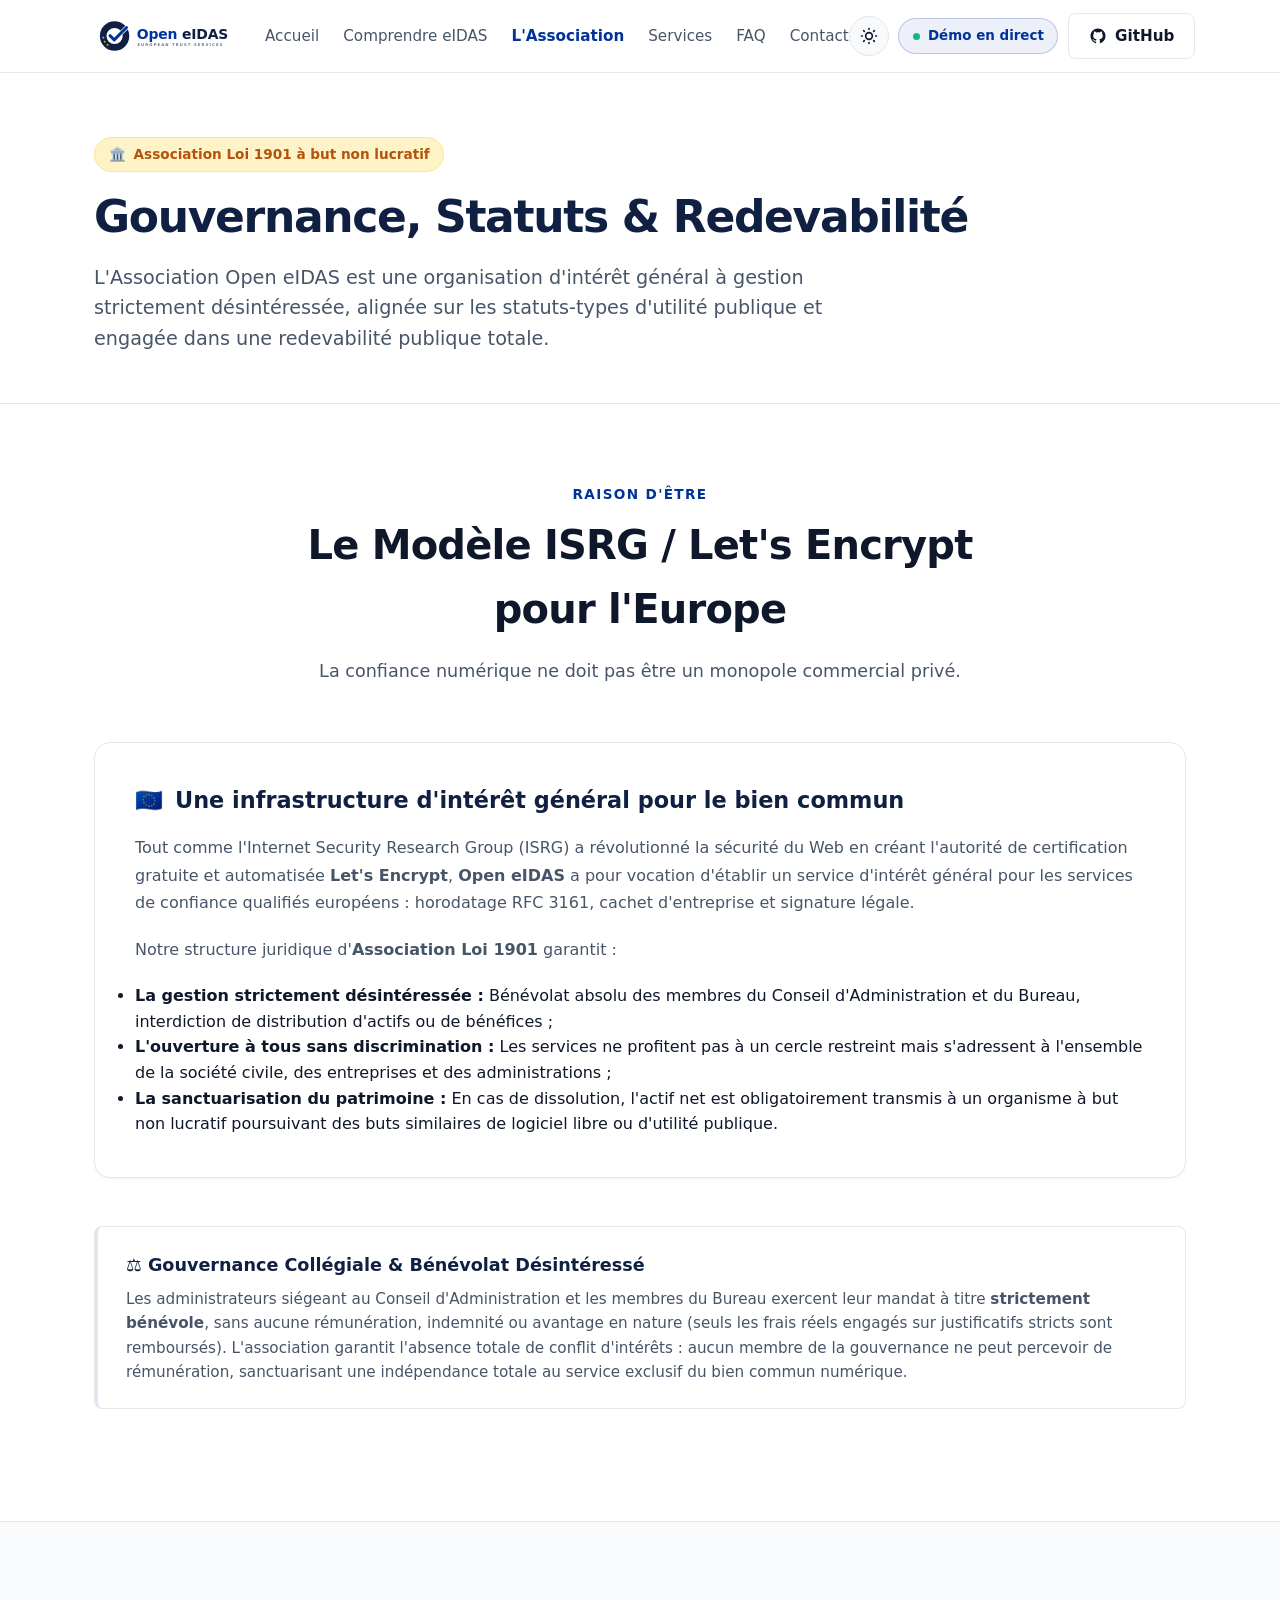
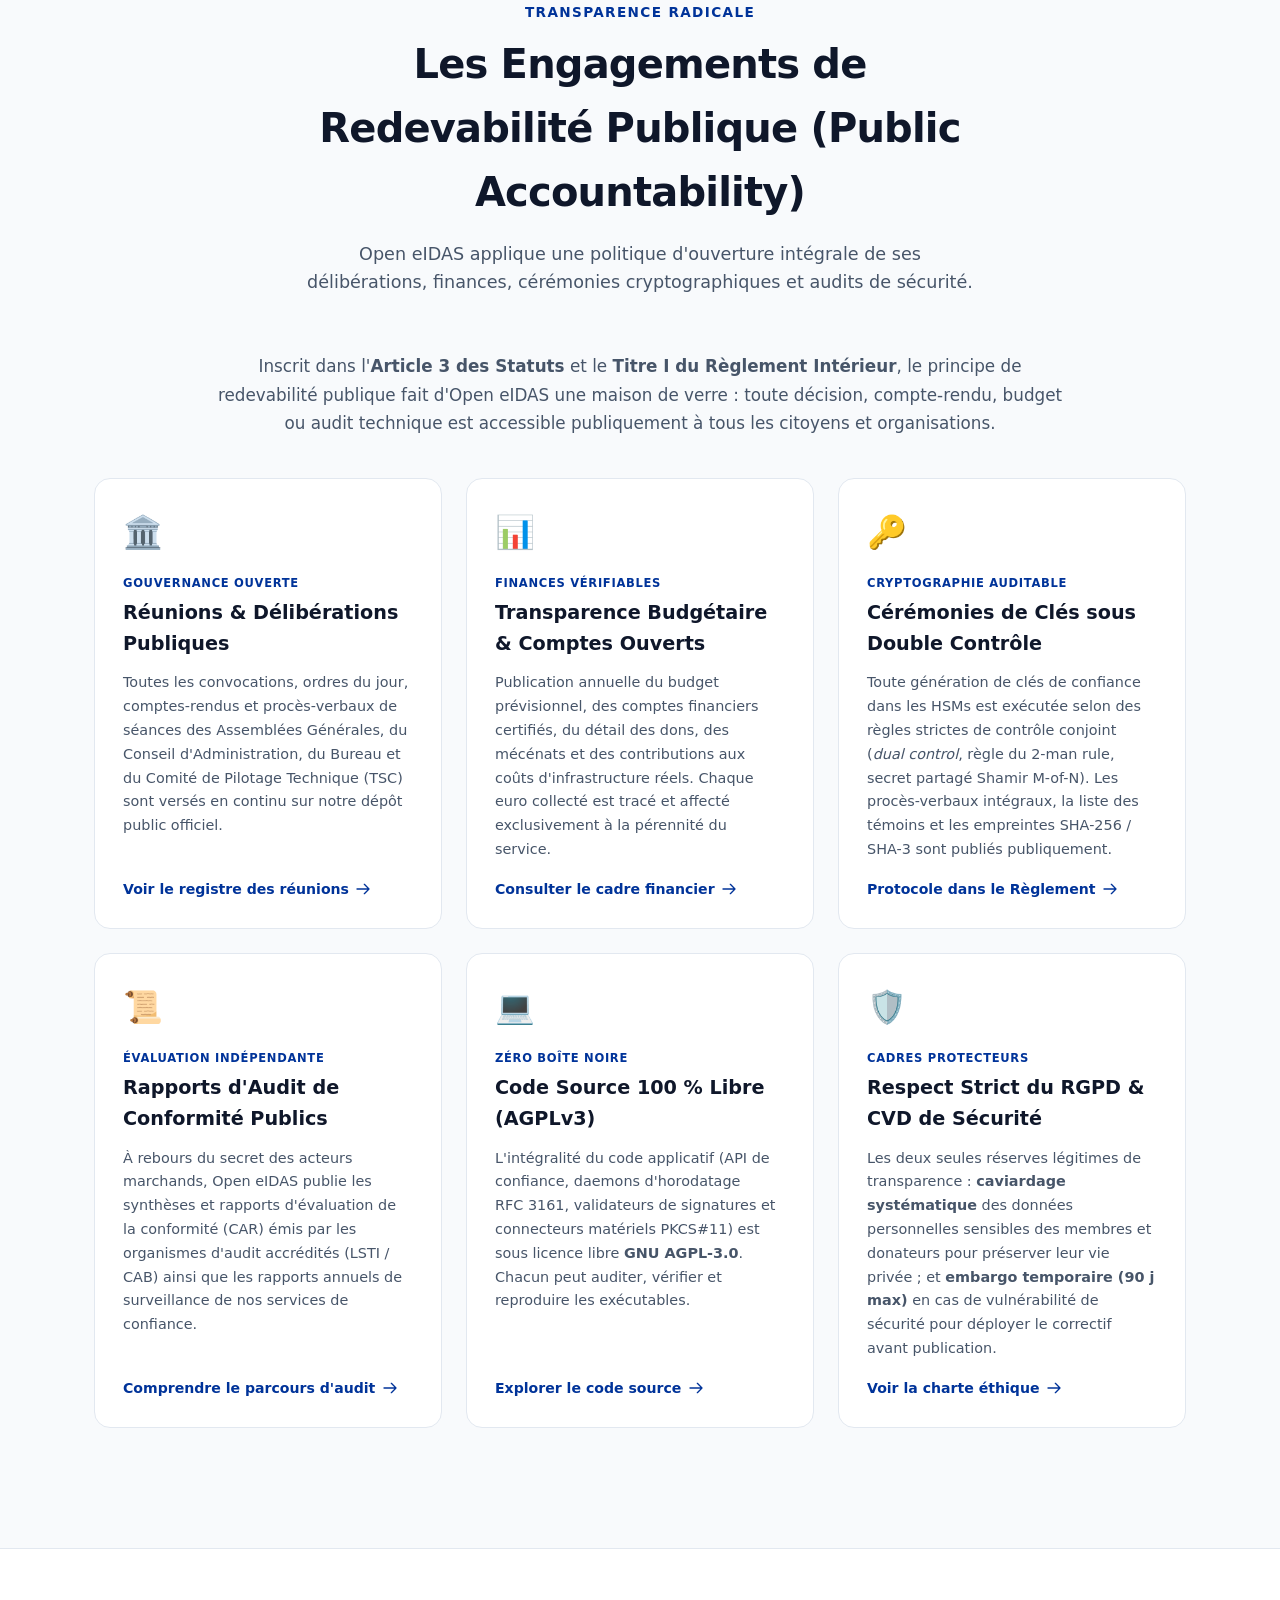
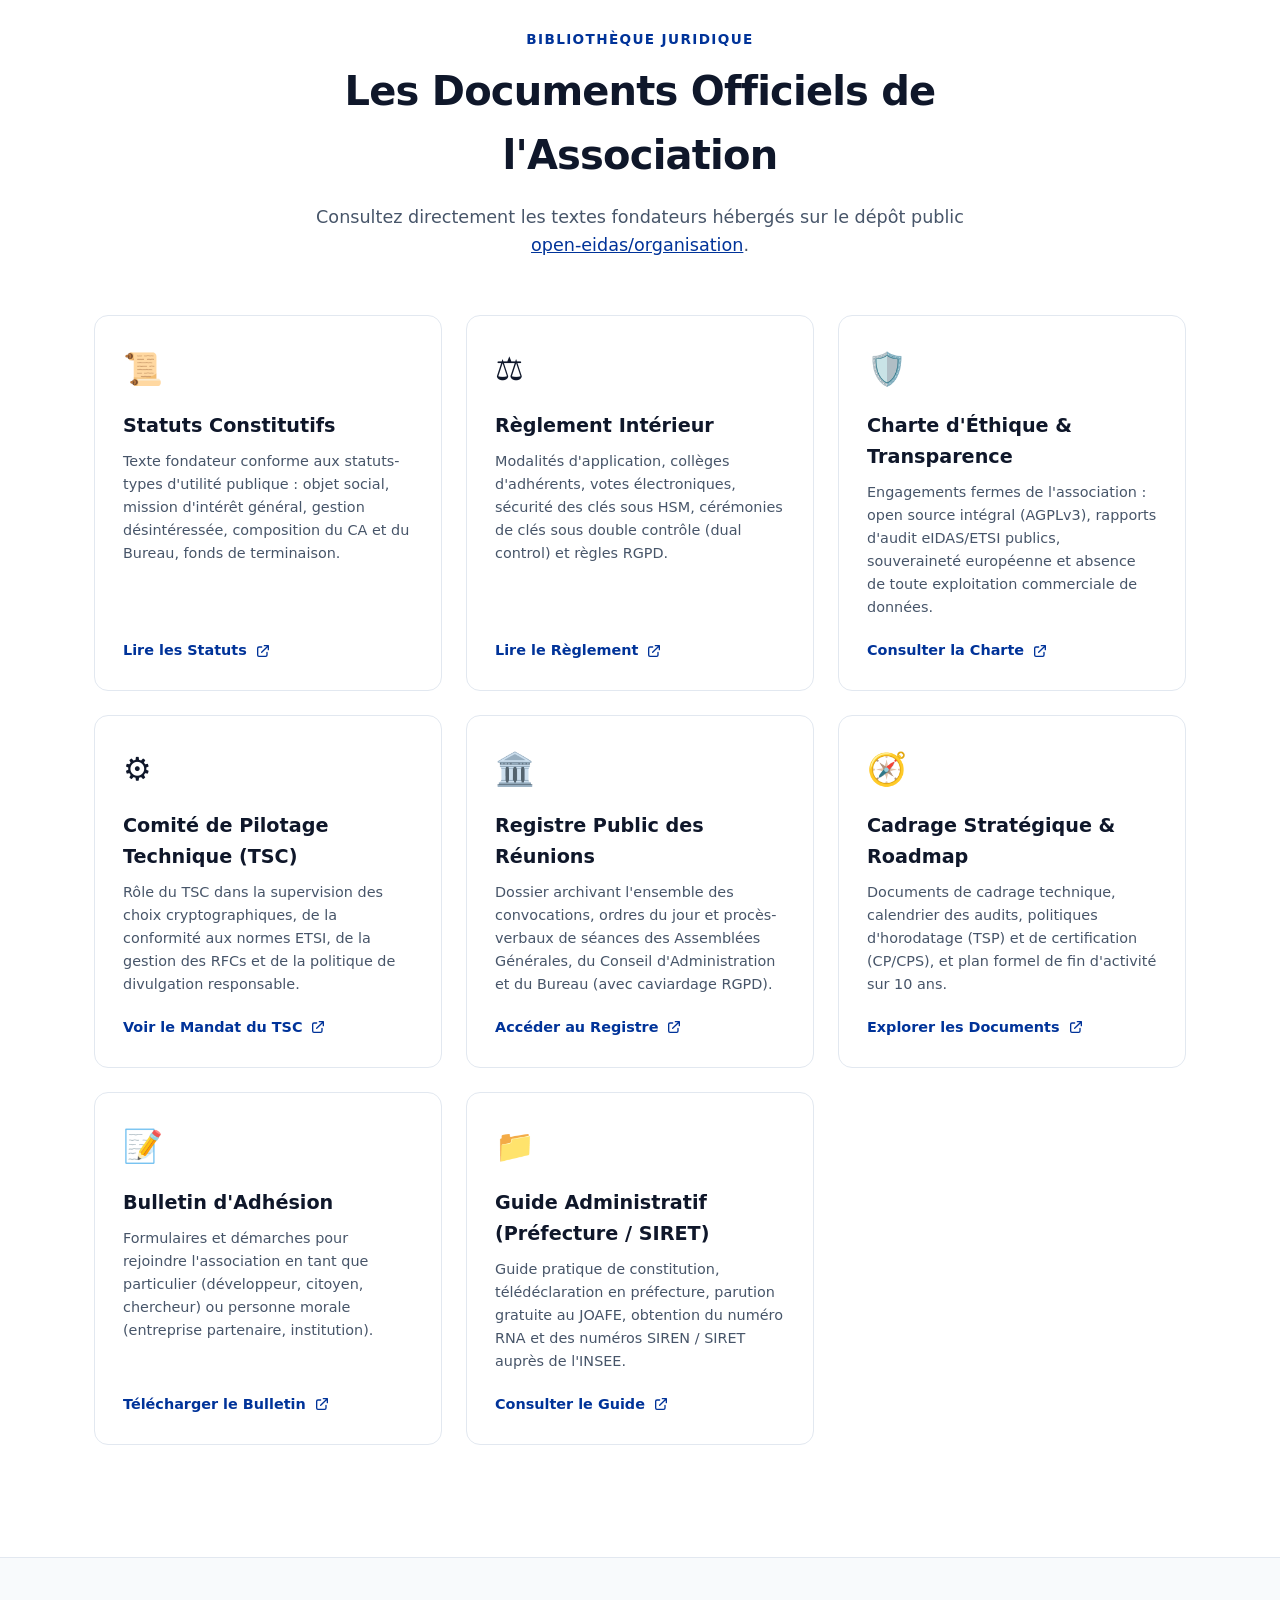
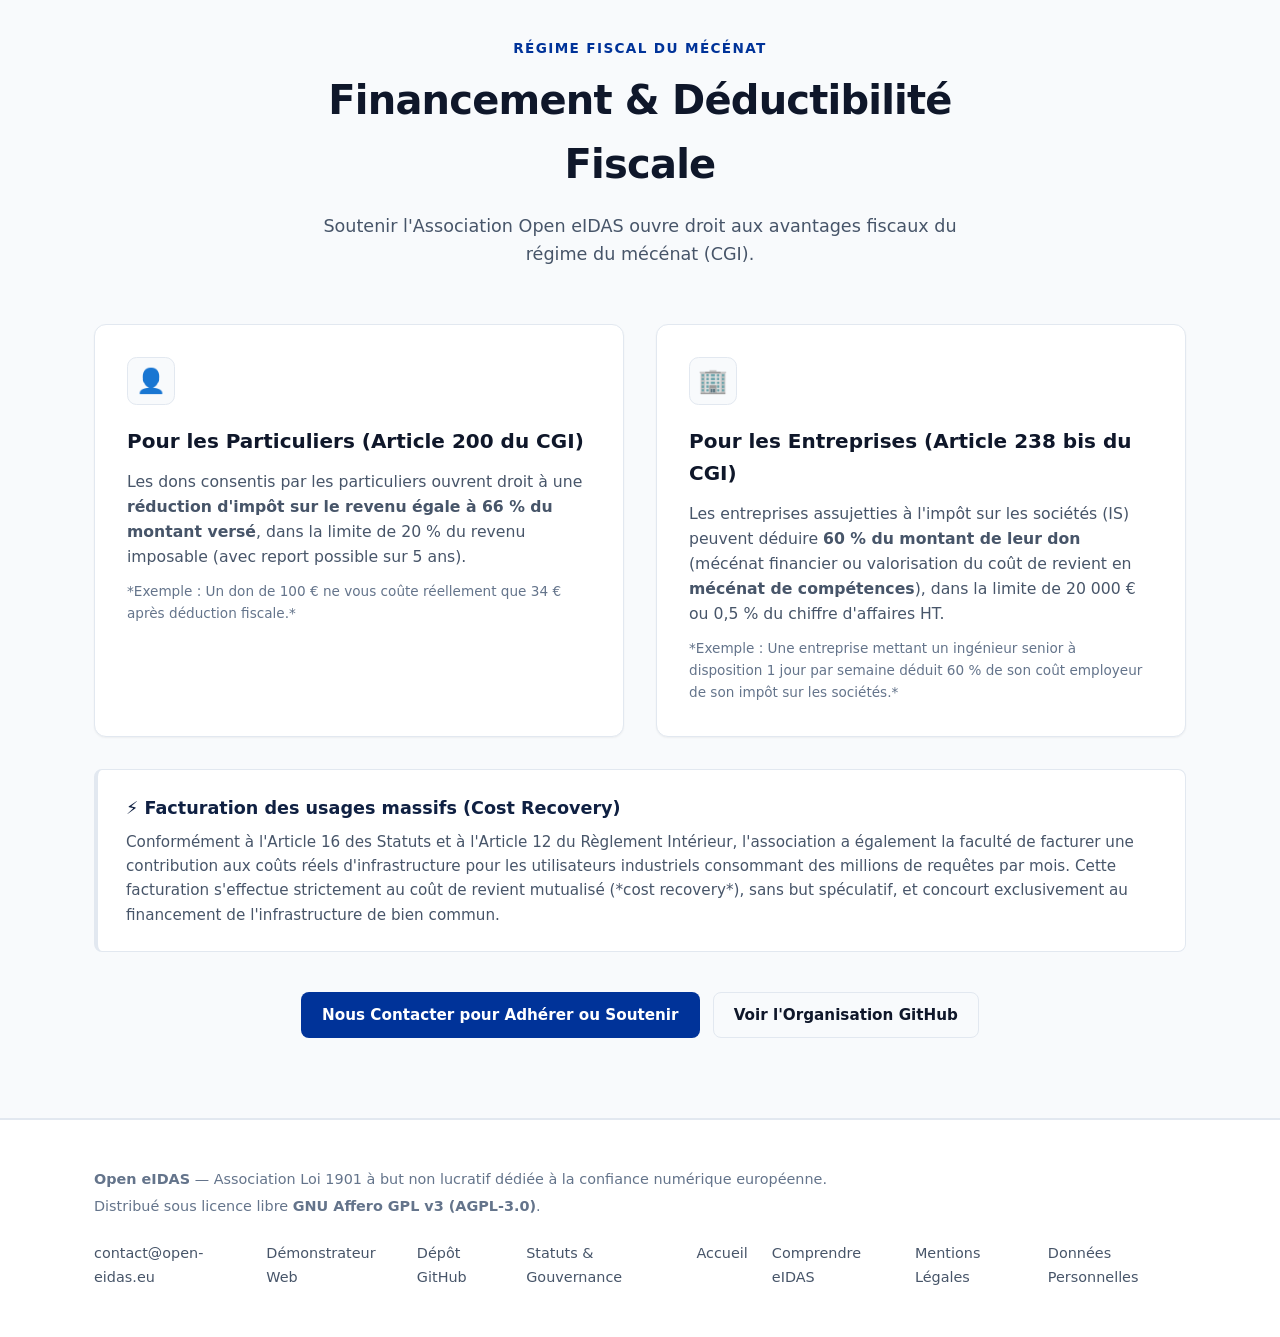
<file: association.html>
<!DOCTYPE html>
<html lang="fr">
<head>
  <meta charset="UTF-8">
  <meta name="viewport" content="width=device-width, initial-scale=1.0">
  <meta name="color-scheme" content="light dark">
  <title>L'Association Open&nbsp;eIDAS&nbsp;— Gouvernance, Statuts &amp; Redevabilité Publique</title>
  <meta name="description" content="Découvrez l'Association Open eIDAS (Loi 1901), sa gouvernance d'intérêt général, sa redevabilité publique intégrale et l'accès à tous ses documents légaux.">
  
  <!-- Favicon -->
  <link rel="icon" type="image/svg+xml" href="assets/favicon.svg">

  <link rel="stylesheet" href="style.css">

  <!-- FOUC prevention -->
  <script>
    (function() {
      const savedTheme = localStorage.getItem('theme');
      if (savedTheme) {
        document.documentElement.setAttribute('data-theme', savedTheme);
      } else {
        const prefersDark = window.matchMedia && window.matchMedia('(prefers-color-scheme: dark)').matches;
        document.documentElement.setAttribute('data-theme', prefersDark ? 'dark' : 'light');
      }
    })();
  </script>
</head>
<body>

  <!-- Navigation Header -->
  <header class="site-header">
    <div class="container nav-wrap">
      <a href="index.html" class="brand-link" aria-label="Open eIDAS Accueil">
        <img src="assets/logo-horizontal.svg" alt="Open eIDAS Logo" class="brand-logo-img logo-light">
        <img src="assets/logo-horizontal-dark.svg" alt="Open eIDAS Logo" class="brand-logo-img logo-dark">
      </a>

      <nav aria-label="Navigation principale">
        <ul class="nav-links">
          <li><a href="index.html" class="nav-link">Accueil</a></li>
          <li><a href="eidas.html" class="nav-link">Comprendre eIDAS</a></li>
          <li><a href="association.html" class="nav-link active" aria-current="page">L'Association</a></li>
          <li><a href="index.html#services" class="nav-link">Services</a></li>
          <li><a href="index.html#faq" class="nav-link">FAQ</a></li>
          <li><a href="index.html#contact" class="nav-link">Contact</a></li>
        </ul>
      </nav>

      <div class="nav-actions">
        <!-- Theme Toggle -->
        <button id="theme-toggle" class="theme-toggle-btn" aria-label="Basculer le thème clair/sombre" title="Basculer le thème">
          <svg class="theme-icon sun-icon" fill="none" viewBox="0 0 24 24" stroke="currentColor" stroke-width="2">
            <path stroke-linecap="round" stroke-linejoin="round" d="M12 3v1m0 16v1m9-9h-1M4 12H3m15.364 6.364l-.707-.707M6.343 6.343l-.707-.707m12.728 0l-.707.707M6.343 17.657l-.707.707M16 12a4 4 0 11-8 0 4 4 0 018 0z" />
          </svg>
          <svg class="theme-icon moon-icon" style="display:none;" fill="none" viewBox="0 0 24 24" stroke="currentColor" stroke-width="2">
            <path stroke-linecap="round" stroke-linejoin="round" d="M20.354 15.354A9 9 0 018.646 3.646 9.003 9.003 0 0012 21a9.003 9.003 0 008.354-5.646z" />
          </svg>
        </button>

        <!-- Live Demo CTA -->
        <a href="https://demo.open-eidas.eu" target="_blank" rel="noopener noreferrer" class="nav-demo-btn" aria-label="Tester la Démo en ligne (nouvelle fenêtre)">
          <span class="nav-demo-pulse"></span>
          <span>Démo en direct</span>
        </a>

        <!-- GitHub Repo CTA -->
        <a href="https://github.com/open-eidas/organisation" target="_blank" rel="noopener noreferrer" class="btn btn-outline nav-github-btn" aria-label="Dépôt Organisation sur GitHub">
          <svg width="18" height="18" viewBox="0 0 24 24" fill="currentColor">
            <path fill-rule="evenodd" clip-rule="evenodd" d="M12 2C6.477 2 2 6.484 2 12.017c0 4.425 2.865 8.18 6.839 9.504.5.092.682-.217.682-.483 0-.237-.008-.868-.013-1.703-2.782.605-3.369-1.343-3.369-1.343-.454-1.158-1.11-1.466-1.11-1.466-.908-.62.069-.608.069-.608 1.003.07 1.53 1.032 1.53 1.032.892 1.53 2.341 1.088 2.91.832.092-.647.35-1.088.636-1.338-2.22-.253-4.555-1.113-4.555-4.951 0-1.093.39-1.988 1.029-2.688-.103-.253-.446-1.272.098-2.65 0 0 .84-.27 2.75 1.026A9.564 9.564 0 0112 6.844c.85.004 1.705.115 2.504.337 1.909-1.296 2.747-1.027 2.747-1.027.546 1.379.202 2.398.1 2.651.64.7 1.028 1.595 1.028 2.688 0 3.848-2.339 4.695-4.566 4.943.359.309.678.92.678 1.855 0 1.338-.012 2.419-.012 2.747 0 .268.18.58.688.482A10.019 10.019 0 0022 12.017C22 6.484 17.522 2 12 2z"/>
          </svg>
          <span>GitHub</span>
        </a>

        <!-- Mobile Menu Toggle Button -->
        <button id="mobile-menu-toggle" class="mobile-nav-toggle" aria-label="Ouvrir le menu de navigation" aria-expanded="false" aria-controls="mobile-nav">
          <span class="hamburger-bar"></span>
          <span class="hamburger-bar"></span>
          <span class="hamburger-bar"></span>
        </button>
      </div>
    </div>

    <!-- Mobile Navigation Drawer -->
    <div id="mobile-nav" class="mobile-nav" aria-hidden="true">
      <div class="container mobile-nav-inner">
        <ul class="mobile-nav-links">
          <li><a href="index.html" class="mobile-nav-link">Accueil</a></li>
          <li><a href="eidas.html" class="mobile-nav-link">Comprendre eIDAS</a></li>
          <li><a href="association.html" class="mobile-nav-link active" aria-current="page">L'Association</a></li>
          <li><a href="index.html#services" class="mobile-nav-link">Services</a></li>
          <li><a href="index.html#faq" class="mobile-nav-link">FAQ</a></li>
          <li><a href="index.html#contact" class="mobile-nav-link">Contact</a></li>
        </ul>
        <div class="mobile-nav-cta" style="display: flex; flex-direction: column; gap: 0.5rem;">
          <a href="https://demo.open-eidas.eu" target="_blank" rel="noopener noreferrer" class="btn btn-primary" style="justify-content: center; gap: 0.5rem;">
            <span>🚀 Tester la Démo en direct</span>
            <svg width="16" height="16" viewBox="0 0 24 24" fill="none" stroke="currentColor" stroke-width="2.5"><path stroke-linecap="round" stroke-linejoin="round" d="M10 6H6a2 2 0 00-2 2v10a2 2 0 002 2h10a2 2 0 002-2v-4M14 4h6m0 0v6m0-6L10 14"/></svg>
          </a>
          <a href="https://github.com/open-eidas/organisation" target="_blank" rel="noopener noreferrer" class="btn btn-outline" style="justify-content: center;">
            <svg width="18" height="18" viewBox="0 0 24 24" fill="currentColor">
              <path fill-rule="evenodd" clip-rule="evenodd" d="M12 2C6.477 2 2 6.484 2 12.017c0 4.425 2.865 8.18 6.839 9.504.5.092.682-.217.682-.483 0-.237-.008-.868-.013-1.703-2.782.605-3.369-1.343-3.369-1.343-.454-1.158-1.11-1.466-1.11-1.466-.908-.62.069-.608.069-.608 1.003.07 1.53 1.032 1.53 1.032.892 1.53 2.341 1.088 2.91.832.092-.647.35-1.088.636-1.338-2.22-.253-4.555-1.113-4.555-4.951 0-1.093.39-1.988 1.029-2.688-.103-.253-.446-1.272.098-2.65 0 0 .84-.27 2.75 1.026A9.564 9.564 0 0112 6.844c.85.004 1.705.115 2.504.337 1.909-1.296 2.747-1.027 2.747-1.027.546 1.379.202 2.398.1 2.651.64.7 1.028 1.595 1.028 2.688 0 3.848-2.339 4.695-4.566 4.943.359.309.678.92.678 1.855 0 1.338-.012 2.419-.012 2.747 0 .268.18.58.688.482A10.019 10.019 0 0022 12.017C22 6.484 17.522 2 12 2z"/>
            </svg>
            <span>Dépôt GitHub Organisation</span>
          </a>
        </div>
      </div>
    </div>
  </header>

  <main>
    <!-- Page Hero -->
    <section class="page-hero">
      <div class="container">
        <div class="page-hero-badge">
          <span>🏛️</span>
          <span>Association Loi&nbsp;1901 à but non lucratif</span>
        </div>
        <h1 class="page-title">Gouvernance, Statuts &amp; Redevabilité</h1>
        <p class="page-lead">
          L'Association Open&nbsp;eIDAS est une organisation d'intérêt général à gestion strictement désintéressée, alignée sur les statuts-types d'utilité publique et engagée dans une redevabilité publique totale.
        </p>
      </div>
    </section>

    <!-- Vision & Intérêt Général -->
    <section class="section">
      <div class="container">
        <div class="section-header">
          <span class="section-tag">Raison d'Être</span>
          <h2 class="section-title">Le Modèle ISRG / Let's Encrypt pour l'Europe</h2>
          <p class="section-desc">
            La confiance numérique ne doit pas être un monopole commercial privé.
          </p>
        </div>

        <div class="eidas-overview">
          <h3>
            <span>🇪🇺</span>
            <span>Une infrastructure d'intérêt général pour le bien commun</span>
          </h3>
          <p>
            Tout comme l'Internet Security Research Group (ISRG) a révolutionné la sécurité du Web en créant l'autorité de certification gratuite et automatisée <strong>Let's Encrypt</strong>, <strong>Open&nbsp;eIDAS</strong> a pour vocation d'établir un service d'intérêt général pour les services de confiance qualifiés européens&nbsp;: horodatage RFC&nbsp;3161, cachet d'entreprise et signature légale.
          </p>
          <p>
            Notre structure juridique d'<strong>Association Loi&nbsp;1901</strong> garantit&nbsp;:
          </p>
          <ul>
            <li><strong>La gestion strictement désintéressée&nbsp;:</strong> Bénévolat absolu des membres du Conseil d'Administration et du Bureau, interdiction de distribution d'actifs ou de bénéfices&nbsp;;</li>
            <li><strong>L'ouverture à tous sans discrimination&nbsp;:</strong> Les services ne profitent pas à un cercle restreint mais s'adressent à l'ensemble de la société civile, des entreprises et des administrations&nbsp;;</li>
            <li><strong>La sanctuarisation du patrimoine&nbsp;:</strong> En cas de dissolution, l'actif net est obligatoirement transmis à un organisme à but non lucratif poursuivant des buts similaires de logiciel libre ou d'utilité publique.</li>
          </ul>
        </div>

        <!-- Ethique et Gouvernance Desinteressee -->
        <div class="callout-box" style="margin-top: 2rem;">
          <h4>⚖️ Gouvernance Collégiale &amp; Bénévolat Désintéressé</h4>
          <p>
            Les administrateurs siégeant au Conseil d'Administration et les membres du Bureau exercent leur mandat à titre <strong>strictement bénévole</strong>, sans aucune rémunération, indemnité ou avantage en nature (seuls les frais réels engagés sur justificatifs stricts sont remboursés). L'association garantit l'absence totale de conflit d'intérêts&nbsp;: aucun membre de la gouvernance ne peut percevoir de rémunération, sanctuarisant une indépendance totale au service exclusif du bien commun numérique.
          </p>
        </div>
      </div>
    </section>

    <!-- Redevabilité Publique Intégrale -->
    <section class="section section-subtle">
      <div class="container">
        <div class="section-header">
          <span class="section-tag">Transparence Radicale</span>
          <h2 class="section-title">Les Engagements de Redevabilité Publique (Public Accountability)</h2>
          <p class="section-desc">
            Open&nbsp;eIDAS applique une politique d'ouverture intégrale de ses délibérations, finances, cérémonies cryptographiques et audits de sécurité.
          </p>
        </div>

        <p style="color: var(--text-muted); max-width: 850px; margin: 0 auto 2.5rem auto; text-align: center; font-size: 1.05rem; line-height: 1.7;">
          Inscrit dans l'<strong>Article&nbsp;3 des Statuts</strong> et le <strong>Titre I du Règlement Intérieur</strong>, le principe de redevabilité publique fait d'Open&nbsp;eIDAS une maison de verre&nbsp;: toute décision, compte-rendu, budget ou audit technique est accessible publiquement à tous les citoyens et organisations.
        </p>

        <!-- 6 Piliers de Transparence -->
        <div class="transparency-grid">
          <!-- 1. Open Governance -->
          <div class="transparency-card">
            <div class="transparency-card-icon">🏛️</div>
            <div class="transparency-card-tag">Gouvernance Ouverte</div>
            <h3 class="transparency-card-title">Réunions &amp; Délibérations Publiques</h3>
            <p class="transparency-card-desc">
              Toutes les convocations, ordres du jour, comptes-rendus et procès-verbaux de séances des Assemblées Générales, du Conseil d'Administration, du Bureau et du Comité de Pilotage Technique (TSC) sont versés en continu sur notre dépôt public officiel.
            </p>
            <a href="https://github.com/open-eidas/organisation/tree/main/reunions" target="_blank" rel="noopener noreferrer" class="transparency-card-link">
              <span>Voir le registre des réunions</span>
              <svg width="16" height="16" fill="none" viewBox="0 0 24 24" stroke="currentColor"><path stroke-linecap="round" stroke-linejoin="round" stroke-width="2" d="M14 5l7 7m0 0l-7 7m7-7H3"/></svg>
            </a>
          </div>

          <!-- 2. Open Books -->
          <div class="transparency-card">
            <div class="transparency-card-icon">📊</div>
            <div class="transparency-card-tag">Finances Vérifiables</div>
            <h3 class="transparency-card-title">Transparence Budgétaire &amp; Comptes Ouverts</h3>
            <p class="transparency-card-desc">
              Publication annuelle du budget prévisionnel, des comptes financiers certifiés, du détail des dons, des mécénats et des contributions aux coûts d'infrastructure réels. Chaque euro collecté est tracé et affecté exclusivement à la pérennité du service.
            </p>
            <a href="https://github.com/open-eidas/organisation/tree/main/cadrage" target="_blank" rel="noopener noreferrer" class="transparency-card-link">
              <span>Consulter le cadre financier</span>
              <svg width="16" height="16" fill="none" viewBox="0 0 24 24" stroke="currentColor"><path stroke-linecap="round" stroke-linejoin="round" stroke-width="2" d="M14 5l7 7m0 0l-7 7m7-7H3"/></svg>
            </a>
          </div>

          <!-- 3. Key Ceremonies -->
          <div class="transparency-card">
            <div class="transparency-card-icon">🔑</div>
            <div class="transparency-card-tag">Cryptographie Auditable</div>
            <h3 class="transparency-card-title">Cérémonies de Clés sous Double Contrôle</h3>
            <p class="transparency-card-desc">
              Toute génération de clés de confiance dans les HSMs est exécutée selon des règles strictes de contrôle conjoint (<em>dual control</em>, règle du 2-man rule, secret partagé Shamir M-of-N). Les procès-verbaux intégraux, la liste des témoins et les empreintes SHA-256 / SHA-3 sont publiés publiquement.
            </p>
            <a href="https://github.com/open-eidas/organisation/blob/main/reglement-interieur/reglement-interieur.md" target="_blank" rel="noopener noreferrer" class="transparency-card-link">
              <span>Protocole dans le Règlement</span>
              <svg width="16" height="16" fill="none" viewBox="0 0 24 24" stroke="currentColor"><path stroke-linecap="round" stroke-linejoin="round" stroke-width="2" d="M14 5l7 7m0 0l-7 7m7-7H3"/></svg>
            </a>
          </div>

          <!-- 4. Open Audits -->
          <div class="transparency-card">
            <div class="transparency-card-icon">📜</div>
            <div class="transparency-card-tag">Évaluation Indépendante</div>
            <h3 class="transparency-card-title">Rapports d'Audit de Conformité Publics</h3>
            <p class="transparency-card-desc">
              À rebours du secret des acteurs marchands, Open&nbsp;eIDAS publie les synthèses et rapports d'évaluation de la conformité (CAR) émis par les organismes d'audit accrédités (LSTI / CAB) ainsi que les rapports annuels de surveillance de nos services de confiance.
            </p>
            <a href="eidas.html#processus" class="transparency-card-link">
              <span>Comprendre le parcours d'audit</span>
              <svg width="16" height="16" fill="none" viewBox="0 0 24 24" stroke="currentColor"><path stroke-linecap="round" stroke-linejoin="round" stroke-width="2" d="M14 5l7 7m0 0l-7 7m7-7H3"/></svg>
            </a>
          </div>

          <!-- 5. 100% Free Software -->
          <div class="transparency-card">
            <div class="transparency-card-icon">💻</div>
            <div class="transparency-card-tag">Zéro Boîte Noire</div>
            <h3 class="transparency-card-title">Code Source 100&nbsp;% Libre (AGPLv3)</h3>
            <p class="transparency-card-desc">
              L'intégralité du code applicatif (API de confiance, daemons d'horodatage RFC&nbsp;3161, validateurs de signatures et connecteurs matériels PKCS#11) est sous licence libre <strong>GNU AGPL-3.0</strong>. Chacun peut auditer, vérifier et reproduire les exécutables.
            </p>
            <a href="https://github.com/open-eidas/open-eidas" target="_blank" rel="noopener noreferrer" class="transparency-card-link">
              <span>Explorer le code source</span>
              <svg width="16" height="16" fill="none" viewBox="0 0 24 24" stroke="currentColor"><path stroke-linecap="round" stroke-linejoin="round" stroke-width="2" d="M14 5l7 7m0 0l-7 7m7-7H3"/></svg>
            </a>
          </div>

          <!-- 6. Strict Limits: RGPD & Security -->
          <div class="transparency-card">
            <div class="transparency-card-icon">🛡️</div>
            <div class="transparency-card-tag">Cadres Protecteurs</div>
            <h3 class="transparency-card-title">Respect Strict du RGPD &amp; CVD de Sécurité</h3>
            <p class="transparency-card-desc">
              Les deux seules réserves légitimes de transparence&nbsp;: <strong>caviardage systématique</strong> des données personnelles sensibles des membres et donateurs pour préserver leur vie privée&nbsp;; et <strong>embargo temporaire (90 j max)</strong> en cas de vulnérabilité de sécurité pour déployer le correctif avant publication.
            </p>
            <a href="https://github.com/open-eidas/organisation/blob/main/gouvernance/charte-ethique.md" target="_blank" rel="noopener noreferrer" class="transparency-card-link">
              <span>Voir la charte éthique</span>
              <svg width="16" height="16" fill="none" viewBox="0 0 24 24" stroke="currentColor"><path stroke-linecap="round" stroke-linejoin="round" stroke-width="2" d="M14 5l7 7m0 0l-7 7m7-7H3"/></svg>
            </a>
          </div>
        </div>
      </div>
    </section>

    <!-- Documents Officiels (Repo open-eidas/organisation) -->
    <section class="section">
      <div class="container">
        <div class="section-header">
          <span class="section-tag">Bibliothèque Juridique</span>
          <h2 class="section-title">Les Documents Officiels de l'Association</h2>
          <p class="section-desc">
            Consultez directement les textes fondateurs hébergés sur le dépôt public <a href="https://github.com/open-eidas/organisation" target="_blank" rel="noopener noreferrer" style="color: var(--brand-blue); text-decoration: underline;">open-eidas/organisation</a>.
          </p>
        </div>

        <div class="doc-grid">
          <!-- Statuts -->
          <div class="doc-card">
            <div class="doc-card-icon">📜</div>
            <h3 class="doc-card-title">Statuts Constitutifs</h3>
            <p class="doc-card-desc">
              Texte fondateur conforme aux statuts-types d'utilité publique&nbsp;: objet social, mission d'intérêt général, gestion désintéressée, composition du CA et du Bureau, fonds de terminaison.
            </p>
            <a href="https://github.com/open-eidas/organisation/blob/main/statuts/statuts-association.md" target="_blank" rel="noopener noreferrer" class="doc-card-link">
              <span>Lire les Statuts</span>
              <svg width="16" height="16" fill="none" viewBox="0 0 24 24" stroke="currentColor"><path stroke-linecap="round" stroke-linejoin="round" stroke-width="2" d="M10 6H6a2 2 0 00-2 2v10a2 2 0 002 2h10a2 2 0 002-2v-4M14 4h6m0 0v6m0-6L10 14"/></svg>
            </a>
          </div>

          <!-- Règlement Intérieur -->
          <div class="doc-card">
            <div class="doc-card-icon">⚖️</div>
            <h3 class="doc-card-title">Règlement Intérieur</h3>
            <p class="doc-card-desc">
              Modalités d'application, collèges d'adhérents, votes électroniques, sécurité des clés sous HSM, cérémonies de clés sous double contrôle (dual control) et règles RGPD.
            </p>
            <a href="https://github.com/open-eidas/organisation/blob/main/reglement-interieur/reglement-interieur.md" target="_blank" rel="noopener noreferrer" class="doc-card-link">
              <span>Lire le Règlement</span>
              <svg width="16" height="16" fill="none" viewBox="0 0 24 24" stroke="currentColor"><path stroke-linecap="round" stroke-linejoin="round" stroke-width="2" d="M10 6H6a2 2 0 00-2 2v10a2 2 0 002 2h10a2 2 0 002-2v-4M14 4h6m0 0v6m0-6L10 14"/></svg>
            </a>
          </div>

          <!-- Charte Éthique -->
          <div class="doc-card">
            <div class="doc-card-icon">🛡️</div>
            <h3 class="doc-card-title">Charte d'Éthique &amp; Transparence</h3>
            <p class="doc-card-desc">
              Engagements fermes de l'association&nbsp;: open source intégral (AGPLv3), rapports d'audit eIDAS/ETSI publics, souveraineté européenne et absence de toute exploitation commerciale de données.
            </p>
            <a href="https://github.com/open-eidas/organisation/blob/main/gouvernance/charte-ethique.md" target="_blank" rel="noopener noreferrer" class="doc-card-link">
              <span>Consulter la Charte</span>
              <svg width="16" height="16" fill="none" viewBox="0 0 24 24" stroke="currentColor"><path stroke-linecap="round" stroke-linejoin="round" stroke-width="2" d="M10 6H6a2 2 0 00-2 2v10a2 2 0 002 2h10a2 2 0 002-2v-4M14 4h6m0 0v6m0-6L10 14"/></svg>
            </a>
          </div>

          <!-- Comité Technique (TSC) -->
          <div class="doc-card">
            <div class="doc-card-icon">⚙️</div>
            <h3 class="doc-card-title">Comité de Pilotage Technique (TSC)</h3>
            <p class="doc-card-desc">
              Rôle du TSC dans la supervision des choix cryptographiques, de la conformité aux normes ETSI, de la gestion des RFCs et de la politique de divulgation responsable.
            </p>
            <a href="https://github.com/open-eidas/organisation/blob/main/gouvernance/comite-technique.md" target="_blank" rel="noopener noreferrer" class="doc-card-link">
              <span>Voir le Mandat du TSC</span>
              <svg width="16" height="16" fill="none" viewBox="0 0 24 24" stroke="currentColor"><path stroke-linecap="round" stroke-linejoin="round" stroke-width="2" d="M10 6H6a2 2 0 00-2 2v10a2 2 0 002 2h10a2 2 0 002-2v-4M14 4h6m0 0v6m0-6L10 14"/></svg>
            </a>
          </div>

          <!-- Registre Réunions -->
          <div class="doc-card">
            <div class="doc-card-icon">🏛️</div>
            <h3 class="doc-card-title">Registre Public des Réunions</h3>
            <p class="doc-card-desc">
              Dossier archivant l'ensemble des convocations, ordres du jour et procès-verbaux de séances des Assemblées Générales, du Conseil d'Administration et du Bureau (avec caviardage RGPD).
            </p>
            <a href="https://github.com/open-eidas/organisation/tree/main/reunions" target="_blank" rel="noopener noreferrer" class="doc-card-link">
              <span>Accéder au Registre</span>
              <svg width="16" height="16" fill="none" viewBox="0 0 24 24" stroke="currentColor"><path stroke-linecap="round" stroke-linejoin="round" stroke-width="2" d="M10 6H6a2 2 0 00-2 2v10a2 2 0 002 2h10a2 2 0 002-2v-4M14 4h6m0 0v6m0-6L10 14"/></svg>
            </a>
          </div>

          <!-- Cadrage & Roadmap -->
          <div class="doc-card">
            <div class="doc-card-icon">🧭</div>
            <h3 class="doc-card-title">Cadrage Stratégique &amp; Roadmap</h3>
            <p class="doc-card-desc">
              Documents de cadrage technique, calendrier des audits, politiques d'horodatage (TSP) et de certification (CP/CPS), et plan formel de fin d'activité sur 10&nbsp;ans.
            </p>
            <a href="https://github.com/open-eidas/organisation/tree/main/cadrage" target="_blank" rel="noopener noreferrer" class="doc-card-link">
              <span>Explorer les Documents</span>
              <svg width="16" height="16" fill="none" viewBox="0 0 24 24" stroke="currentColor"><path stroke-linecap="round" stroke-linejoin="round" stroke-width="2" d="M10 6H6a2 2 0 00-2 2v10a2 2 0 002 2h10a2 2 0 002-2v-4M14 4h6m0 0v6m0-6L10 14"/></svg>
            </a>
          </div>

          <!-- Adhésions -->
          <div class="doc-card">
            <div class="doc-card-icon">📝</div>
            <h3 class="doc-card-title">Bulletin d'Adhésion</h3>
            <p class="doc-card-desc">
              Formulaires et démarches pour rejoindre l'association en tant que particulier (développeur, citoyen, chercheur) ou personne morale (entreprise partenaire, institution).
            </p>
            <a href="https://github.com/open-eidas/organisation/blob/main/adhesion/bulletin-adhesion.md" target="_blank" rel="noopener noreferrer" class="doc-card-link">
              <span>Télécharger le Bulletin</span>
              <svg width="16" height="16" fill="none" viewBox="0 0 24 24" stroke="currentColor"><path stroke-linecap="round" stroke-linejoin="round" stroke-width="2" d="M10 6H6a2 2 0 00-2 2v10a2 2 0 002 2h10a2 2 0 002-2v-4M14 4h6m0 0v6m0-6L10 14"/></svg>
            </a>
          </div>

          <!-- Démarches Administratives -->
          <div class="doc-card">
            <div class="doc-card-icon">📁</div>
            <h3 class="doc-card-title">Guide Administratif (Préfecture / SIRET)</h3>
            <p class="doc-card-desc">
              Guide pratique de constitution, télédéclaration en préfecture, parution gratuite au JOAFE, obtention du numéro RNA et des numéros SIREN / SIRET auprès de l'INSEE.
            </p>
            <a href="https://github.com/open-eidas/organisation/blob/main/administratif/declaration-prefecture.md" target="_blank" rel="noopener noreferrer" class="doc-card-link">
              <span>Consulter le Guide</span>
              <svg width="16" height="16" fill="none" viewBox="0 0 24 24" stroke="currentColor"><path stroke-linecap="round" stroke-linejoin="round" stroke-width="2" d="M10 6H6a2 2 0 00-2 2v10a2 2 0 002 2h10a2 2 0 002-2v-4M14 4h6m0 0v6m0-6L10 14"/></svg>
            </a>
          </div>
        </div>
      </div>
    </section>

    <!-- Modèle Économique & Mécénat Fiscal -->
    <section class="section section-subtle">
      <div class="container">
        <div class="section-header">
          <span class="section-tag">Régime Fiscal du Mécénat</span>
          <h2 class="section-title">Financement &amp; Déductibilité Fiscale</h2>
          <p class="section-desc">
            Soutenir l'Association Open&nbsp;eIDAS ouvre droit aux avantages fiscaux du régime du mécénat (CGI).
          </p>
        </div>

        <div class="grid-2" style="display: grid; grid-template-columns: repeat(auto-fit, minmax(320px, 1fr)); gap: 2rem;">
          <div class="card">
            <div class="card-icon">👤</div>
            <h3 class="card-title">Pour les Particuliers (Article&nbsp;200 du CGI)</h3>
            <p class="card-desc">
              Les dons consentis par les particuliers ouvrent droit à une <strong>réduction d'impôt sur le revenu égale à 66&nbsp;% du montant versé</strong>, dans la limite de 20&nbsp;% du revenu imposable (avec report possible sur 5&nbsp;ans).
            </p>
            <p style="font-size: 0.85rem; color: var(--text-subtle); margin-top: 0.75rem;">
              *Exemple&nbsp;: Un don de 100&nbsp;€ ne vous coûte réellement que 34&nbsp;€ après déduction fiscale.*
            </p>
          </div>

          <div class="card">
            <div class="card-icon">🏢</div>
            <h3 class="card-title">Pour les Entreprises (Article&nbsp;238&nbsp;bis du CGI)</h3>
            <p class="card-desc">
              Les entreprises assujetties à l'impôt sur les sociétés (IS) peuvent déduire <strong>60&nbsp;% du montant de leur don</strong> (mécénat financier ou valorisation du coût de revient en <strong>mécénat de compétences</strong>), dans la limite de 20&nbsp;000&nbsp;€ ou 0,5&nbsp;% du chiffre d'affaires HT.
            </p>
            <p style="font-size: 0.85rem; color: var(--text-subtle); margin-top: 0.75rem;">
              *Exemple&nbsp;: Une entreprise mettant un ingénieur senior à disposition 1&nbsp;jour par semaine déduit 60&nbsp;% de son coût employeur de son impôt sur les sociétés.*
            </p>
          </div>
        </div>

        <div class="callout-box" style="margin-top: 2rem;">
          <h4>⚡ Facturation des usages massifs (Cost Recovery)</h4>
          <p>
            Conformément à l'Article&nbsp;16 des Statuts et à l'Article&nbsp;12 du Règlement Intérieur, l'association a également la faculté de facturer une contribution aux coûts réels d'infrastructure pour les utilisateurs industriels consommant des millions de requêtes par mois. Cette facturation s'effectue strictement au coût de revient mutualisé (*cost recovery*), sans but spéculatif, et concourt exclusivement au financement de l'infrastructure de bien commun.
          </p>
        </div>

        <div style="text-align: center; margin-top: 2.5rem;">
          <a href="mailto:contact@open-eidas.eu" class="btn btn-primary">Nous Contacter pour Adhérer ou Soutenir</a>
          <a href="https://github.com/open-eidas/organisation" target="_blank" rel="noopener noreferrer" class="btn btn-outline" style="margin-left: 0.5rem;">Voir l'Organisation GitHub</a>
        </div>
      </div>
    </section>
  </main>

  <!-- Footer -->
  <footer class="site-footer">
    <div class="container footer-grid">
      <div>
        <p><strong>Open&nbsp;eIDAS</strong>&nbsp;— Association Loi&nbsp;1901 à but non lucratif dédiée à la confiance numérique européenne.</p>
        <p style="margin-top: 0.25rem;">Distribué sous licence libre <strong>GNU Affero GPL v3 (AGPL-3.0)</strong>.</p>
      </div>

      <ul class="footer-links">
        <li><a href="mailto:contact@open-eidas.eu">contact@open-eidas.eu</a></li>
        <li><a href="https://demo.open-eidas.eu" target="_blank" rel="noopener noreferrer">Démonstrateur Web</a></li>
        <li><a href="https://github.com/open-eidas/open-eidas" target="_blank" rel="noopener noreferrer">Dépôt GitHub</a></li>
        <li><a href="https://github.com/open-eidas/organisation" target="_blank" rel="noopener noreferrer">Statuts &amp; Gouvernance</a></li>
        <li><a href="index.html">Accueil</a></li>
        <li><a href="eidas.html">Comprendre eIDAS</a></li>
        <li><a href="mentions-legales.html">Mentions Légales</a></li>
        <li><a href="donnees-personnelles.html">Données Personnelles</a></li>
      </ul>
    </div>
  </footer>

  <!-- Standardized Interactive JavaScript -->
  <script defer src="script.js"></script>
</body>
</html>
</file>
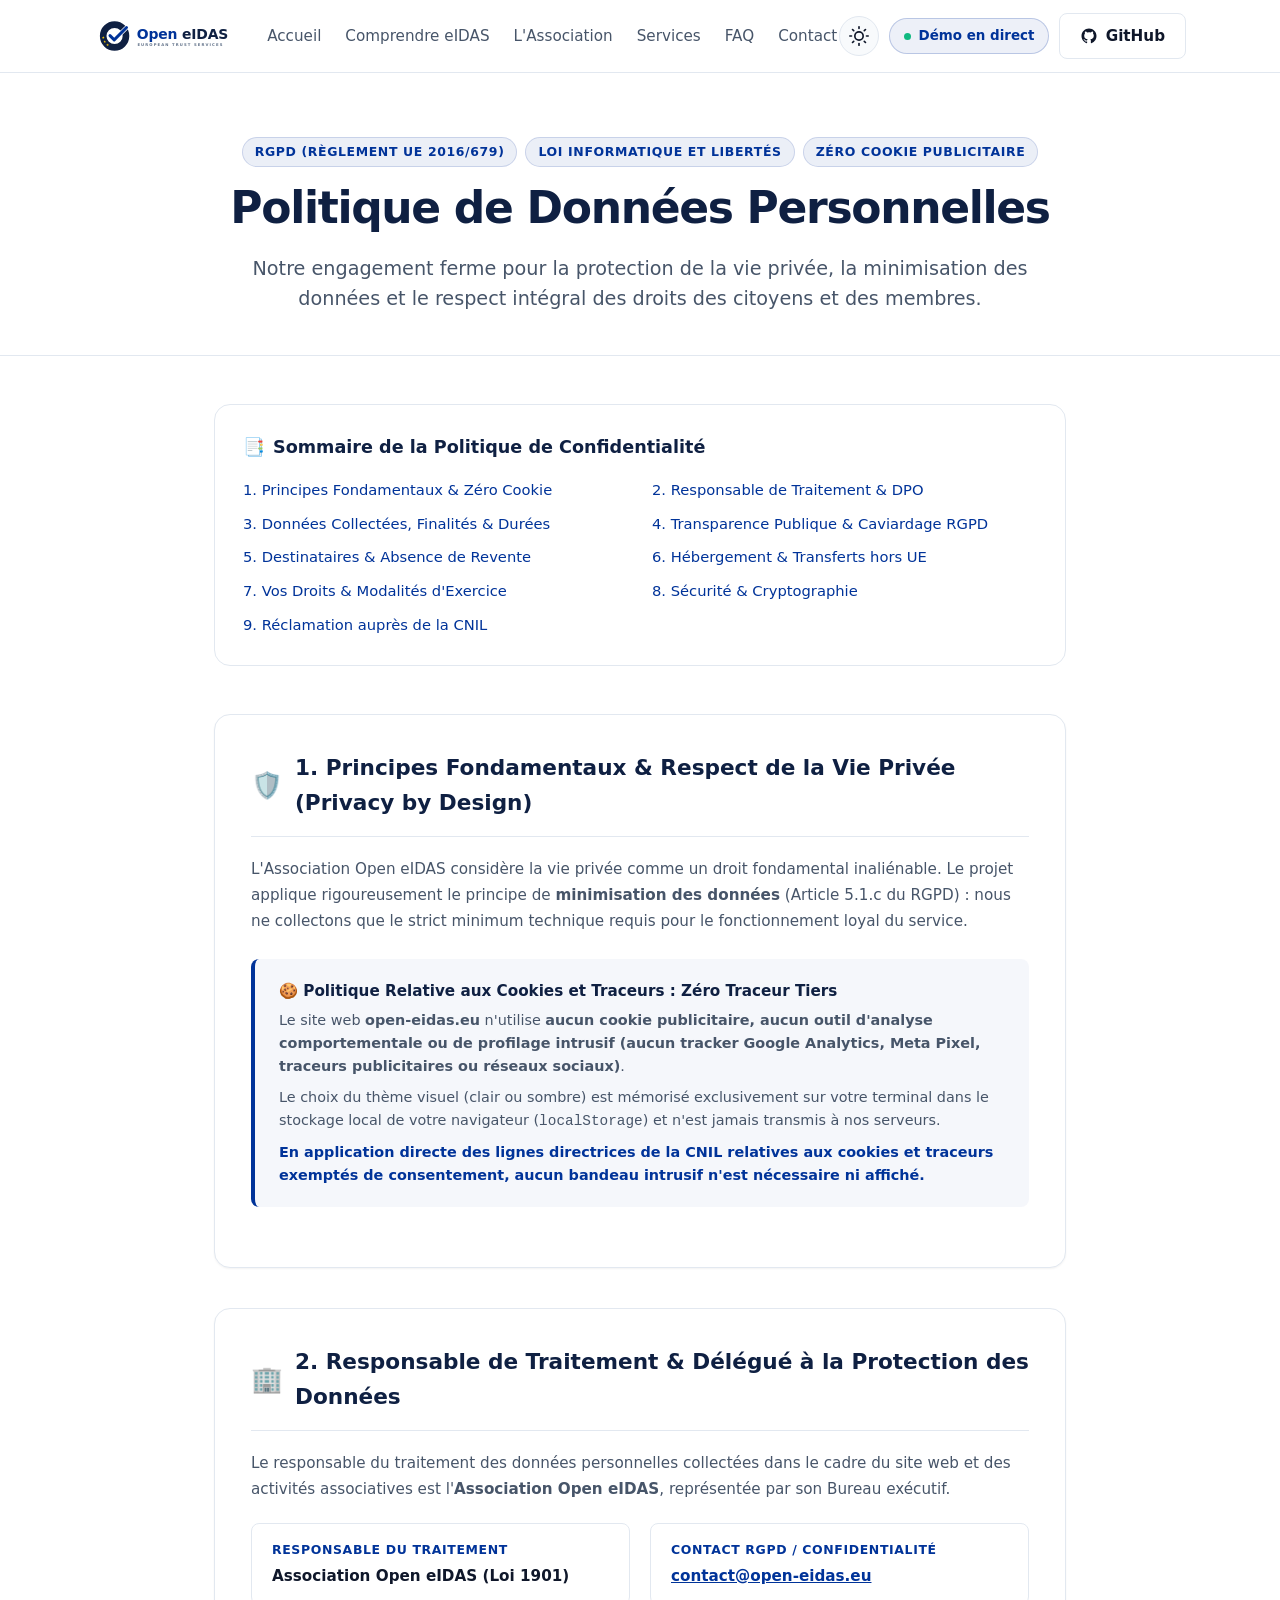
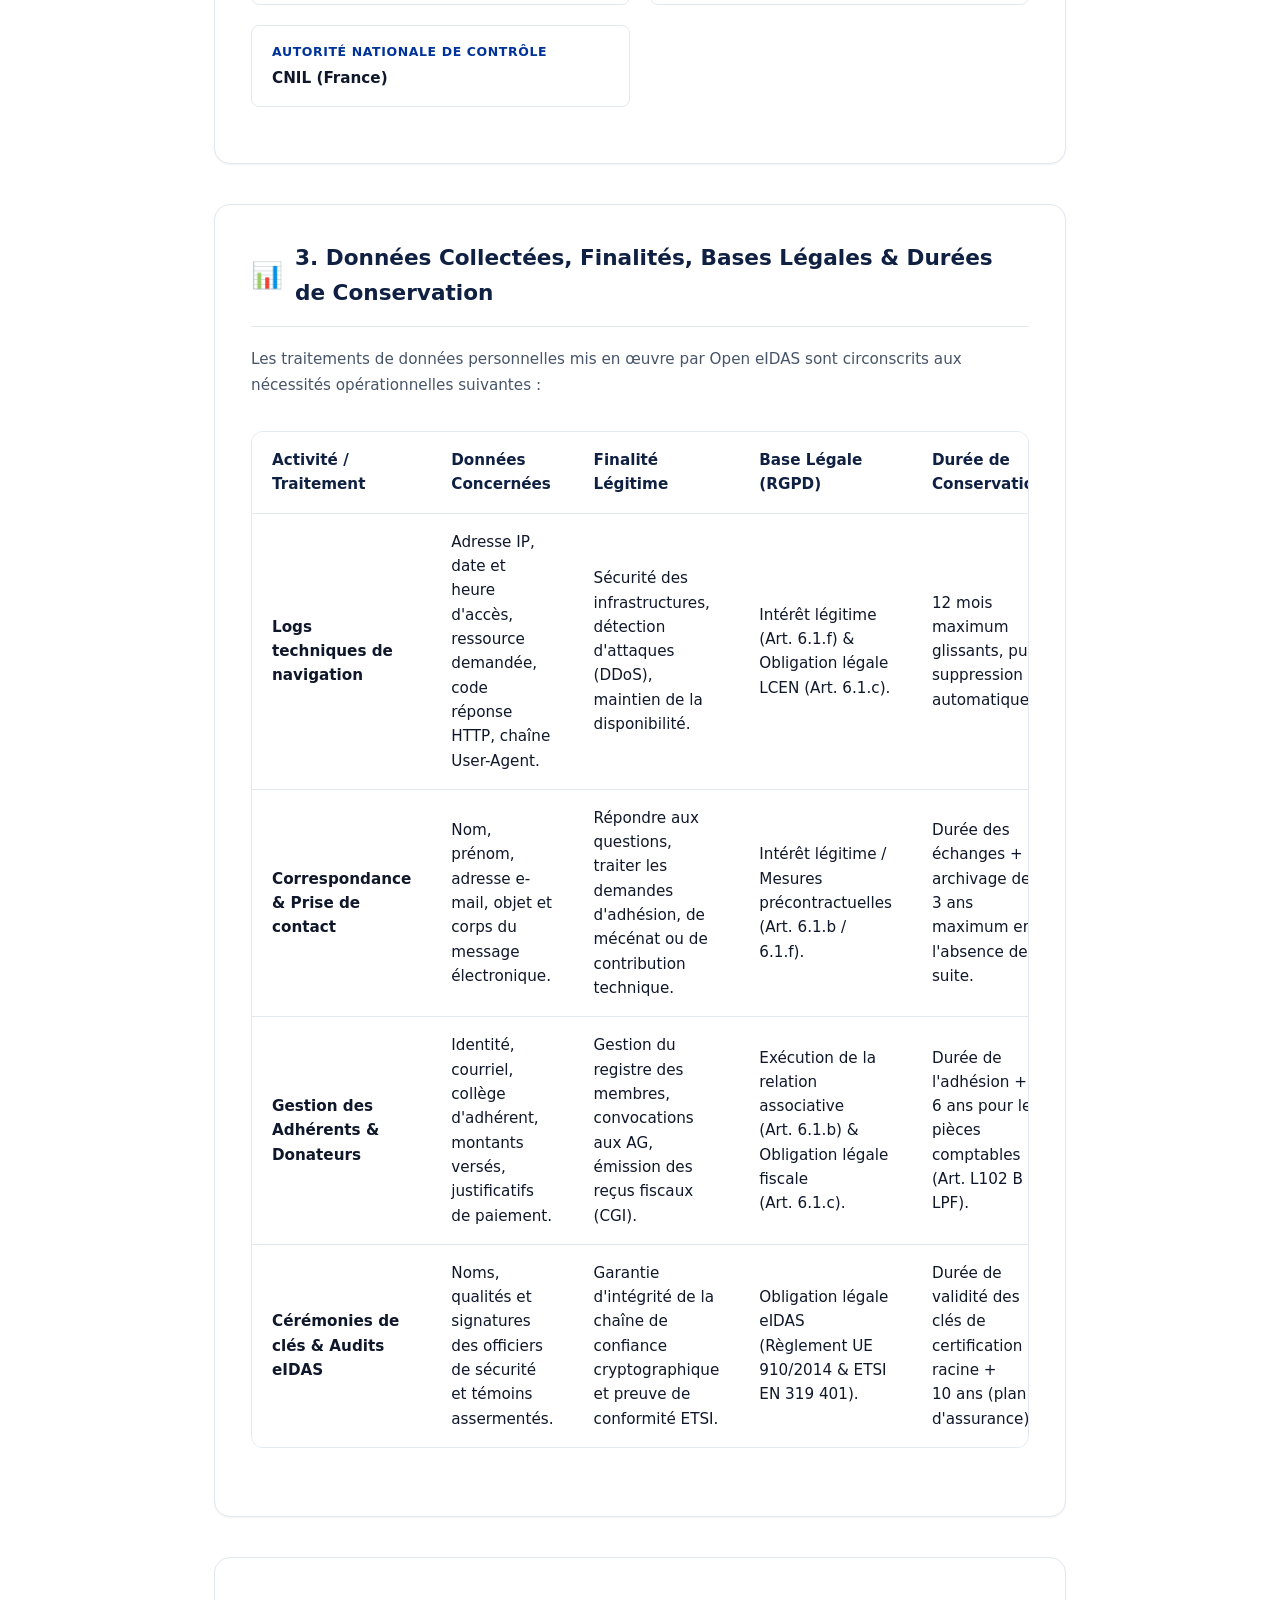
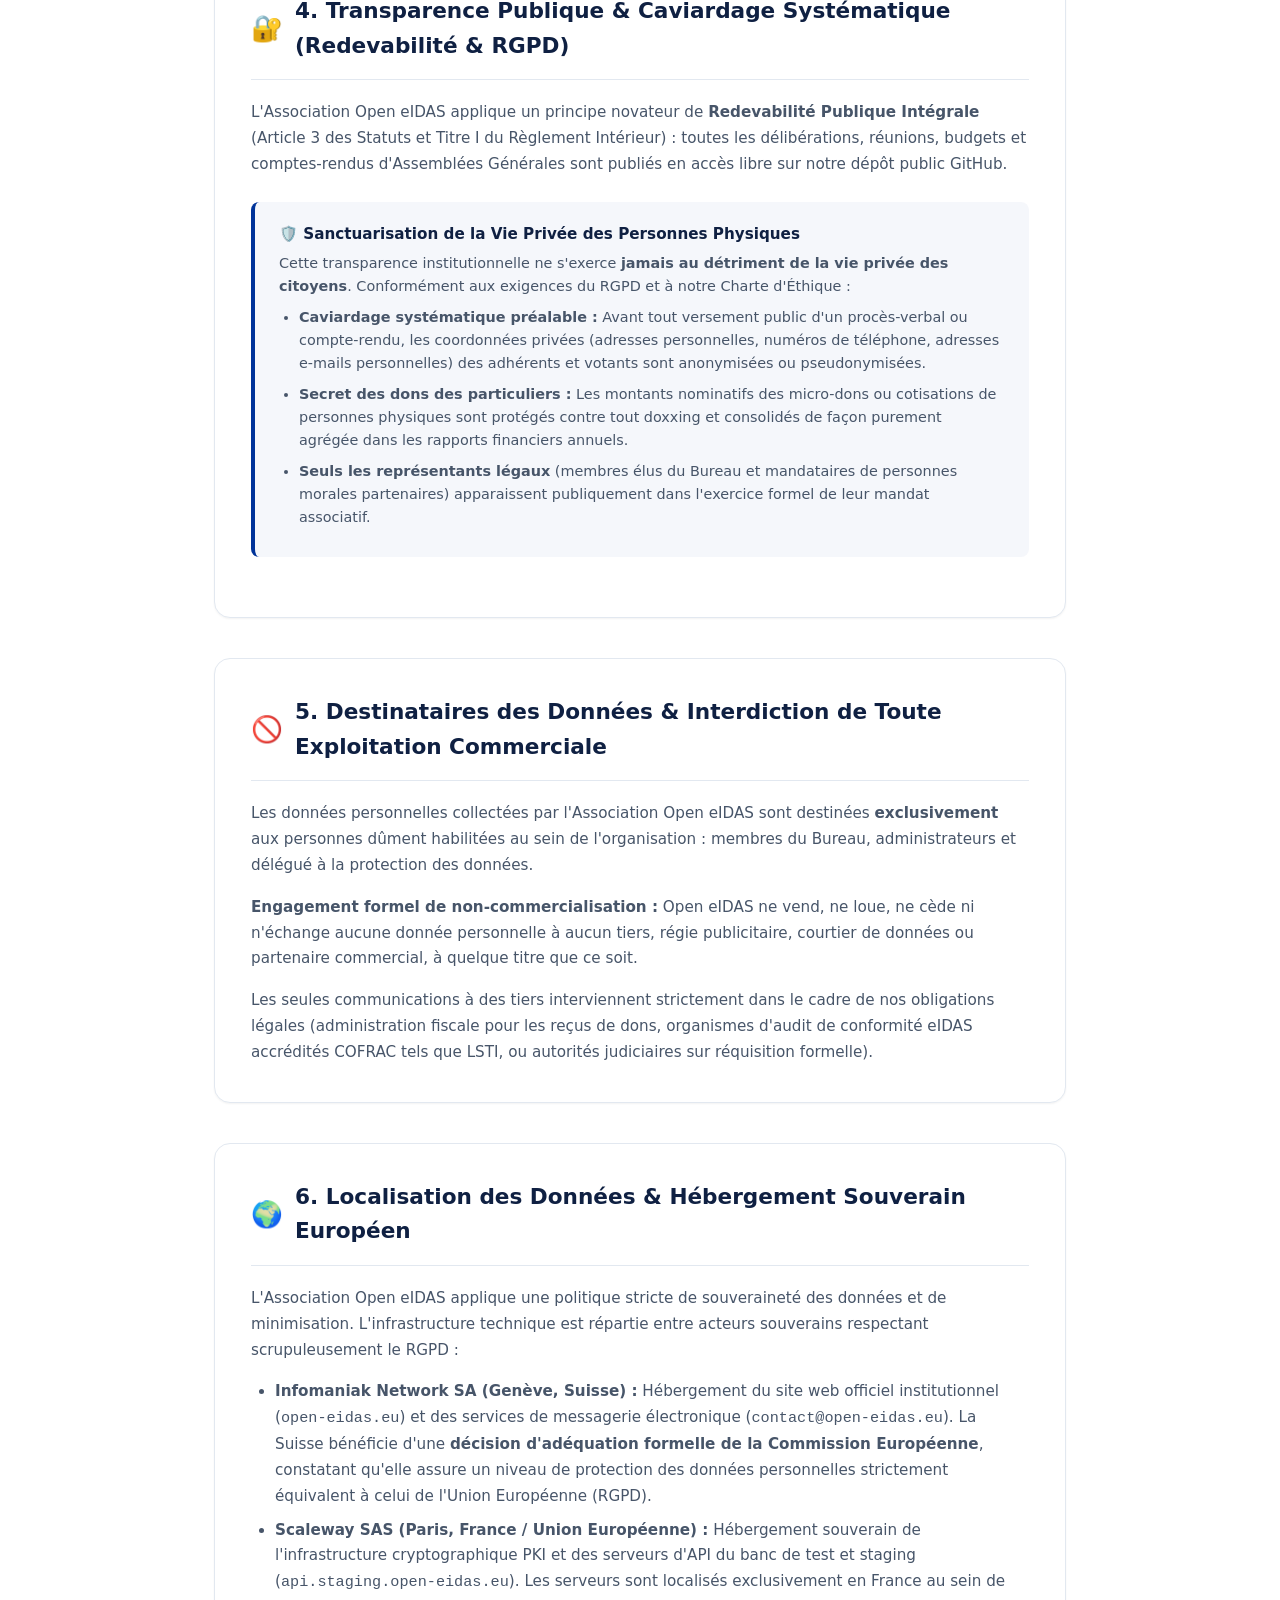
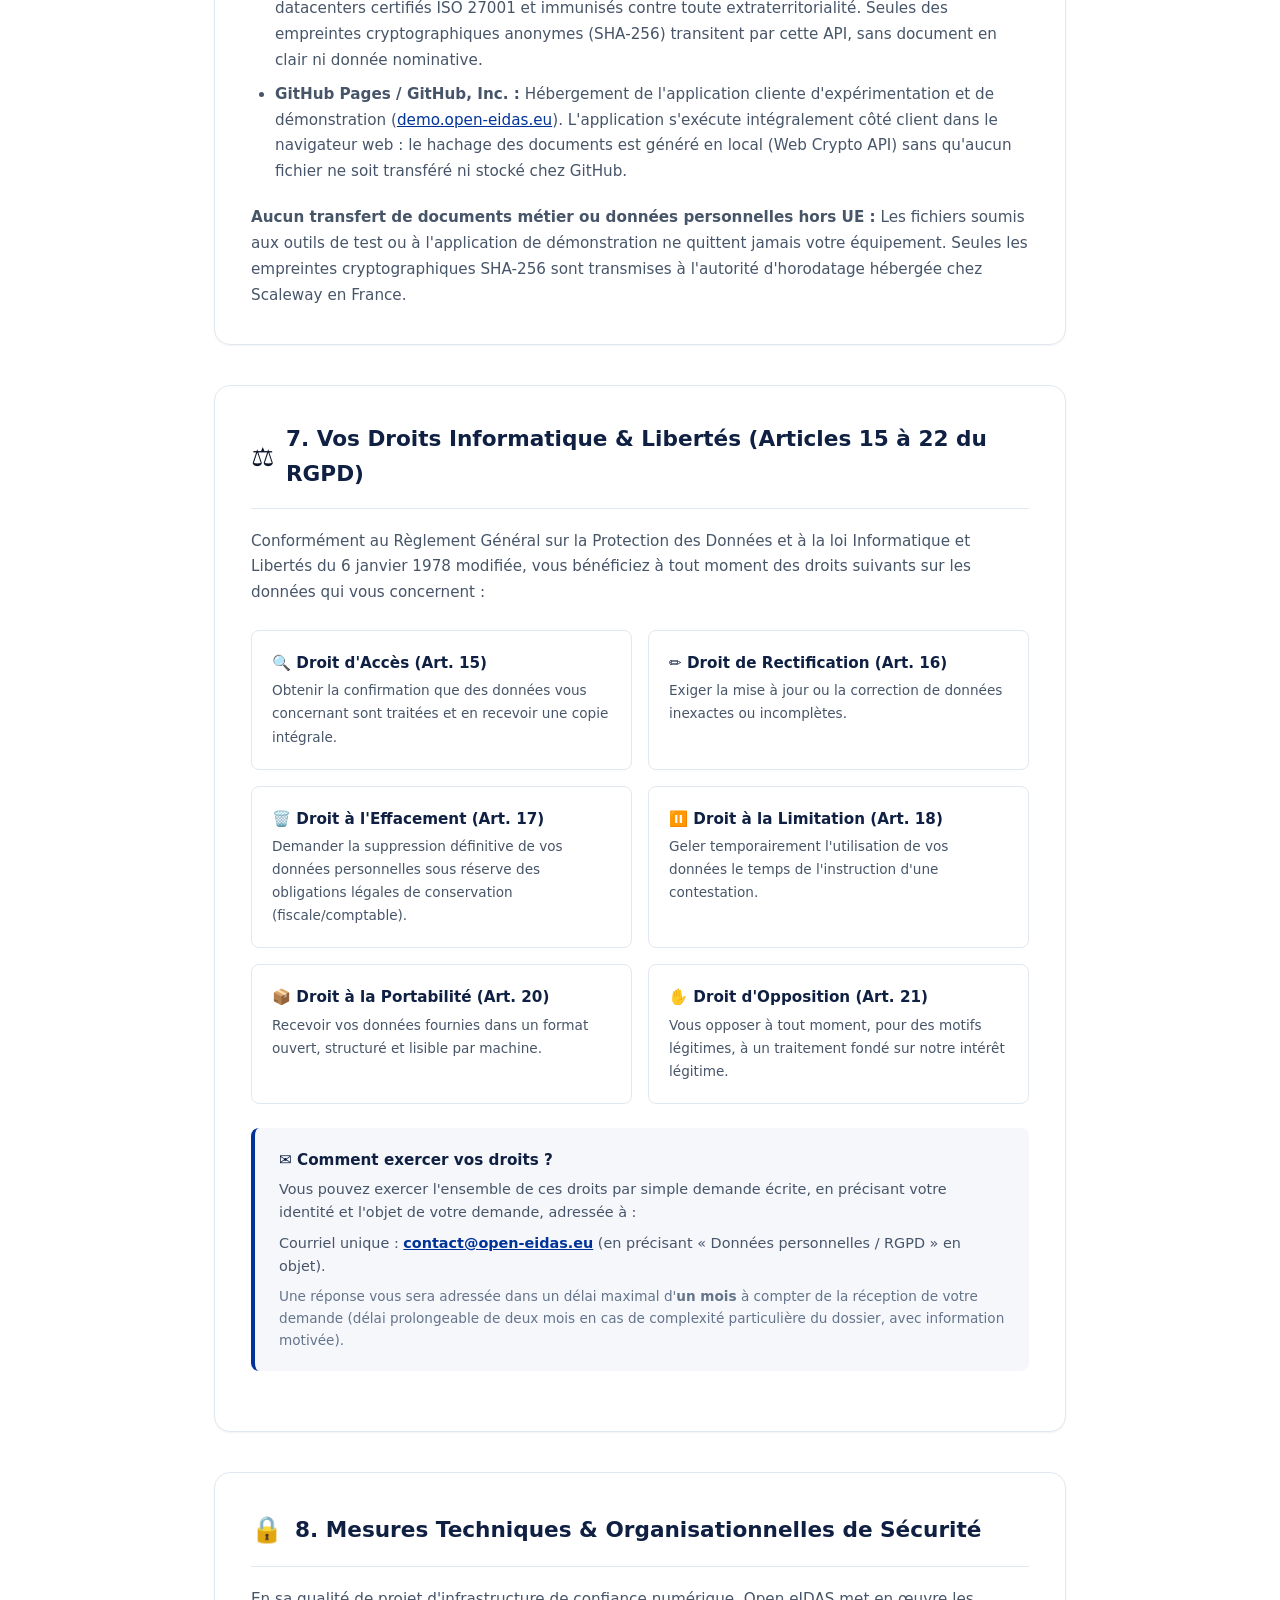
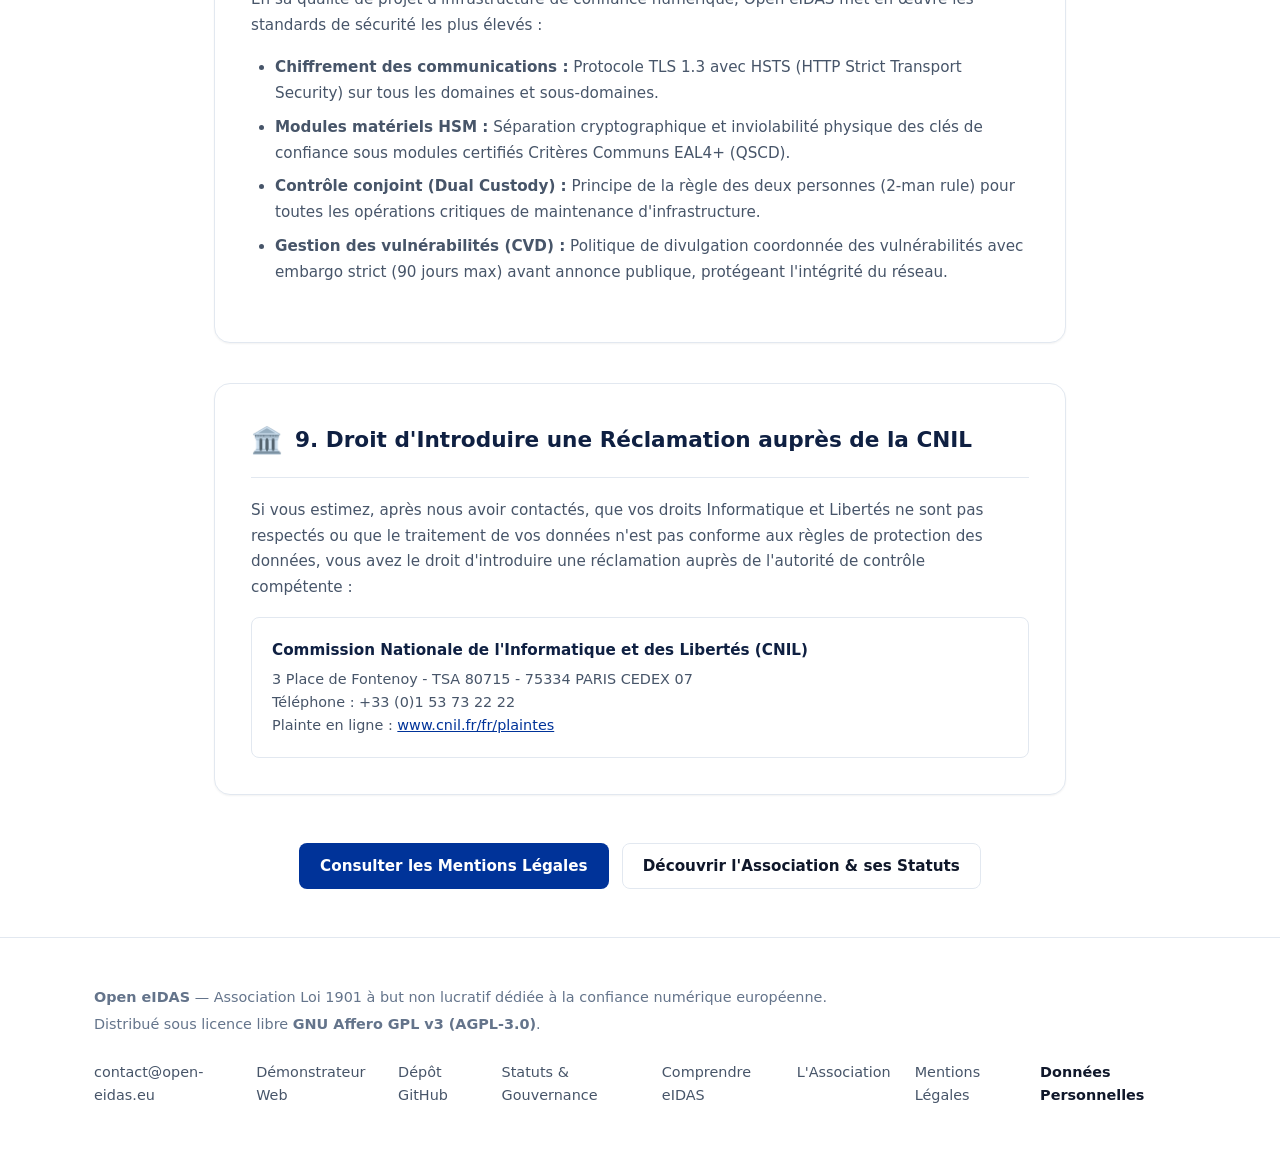
<file: donnees-personnelles.html>
<!DOCTYPE html>
<html lang="fr">
<head>
  <meta charset="UTF-8">
  <meta name="viewport" content="width=device-width, initial-scale=1.0">
  <meta name="color-scheme" content="light dark">
  <title>Politique de Protection des Données Personnelles&nbsp;— Open&nbsp;eIDAS</title>
  <meta name="description" content="Politique de protection des données personnelles et de confidentialité d'Open eIDAS conformément au RGPD (Règlement UE 2016/679) et à la loi Informatique et Libertés.">
  
  <!-- Favicon -->
  <link rel="icon" type="image/svg+xml" href="assets/favicon.svg">

  <link rel="stylesheet" href="style.css">

  <!-- FOUC prevention -->
  <script>
    (function() {
      const savedTheme = localStorage.getItem('theme');
      if (savedTheme) {
        document.documentElement.setAttribute('data-theme', savedTheme);
      } else {
        const prefersDark = window.matchMedia && window.matchMedia('(prefers-color-scheme: dark)').matches;
        document.documentElement.setAttribute('data-theme', prefersDark ? 'dark' : 'light');
      }
    })();
  </script>
</head>
<body>

  <!-- Navigation Header -->
  <header class="site-header">
    <div class="container nav-wrap">
      <a href="index.html" class="brand-link" aria-label="Open eIDAS Accueil">
        <img src="assets/logo-horizontal.svg" alt="Open eIDAS Logo" class="brand-logo-img logo-light">
        <img src="assets/logo-horizontal-dark.svg" alt="Open eIDAS Logo" class="brand-logo-img logo-dark">
      </a>

      <nav aria-label="Navigation principale">
        <ul class="nav-links">
          <li><a href="index.html" class="nav-link">Accueil</a></li>
          <li><a href="eidas.html" class="nav-link">Comprendre eIDAS</a></li>
          <li><a href="association.html" class="nav-link">L'Association</a></li>
          <li><a href="index.html#services" class="nav-link">Services</a></li>
          <li><a href="index.html#faq" class="nav-link">FAQ</a></li>
          <li><a href="index.html#contact" class="nav-link">Contact</a></li>
        </ul>
      </nav>

      <div class="nav-actions">
        <button id="theme-toggle" class="theme-toggle-btn" aria-label="Basculer le thème clair/sombre" title="Basculer le thème">
          <svg class="theme-icon sun-icon" viewBox="0 0 24 24" fill="none" stroke="currentColor" stroke-width="2" stroke-linecap="round" stroke-linejoin="round">
            <circle cx="12" cy="12" r="5"></circle>
            <line x1="12" y1="1" x2="12" y2="3"></line>
            <line x1="12" y1="21" x2="12" y2="23"></line>
            <line x1="4.22" y1="4.22" x2="5.64" y2="5.64"></line>
            <line x1="18.36" y1="18.36" x2="19.78" y2="19.78"></line>
            <line x1="1" y1="12" x2="3" y2="12"></line>
            <line x1="21" y1="12" x2="23" y2="12"></line>
            <line x1="4.22" y1="19.78" x2="5.64" y2="18.36"></line>
            <line x1="18.36" y1="5.64" x2="19.78" y2="4.22"></line>
          </svg>
          <svg class="theme-icon moon-icon" viewBox="0 0 24 24" fill="none" stroke="currentColor" stroke-width="2" stroke-linecap="round" stroke-linejoin="round" style="display: none;">
            <path d="M21 12.79A9 9 0 1 1 11.21 3 7 7 0 0 0 21 12.79z"></path>
          </svg>
        </button>

        <!-- Live Demo CTA -->
        <a href="https://demo.open-eidas.eu" target="_blank" rel="noopener noreferrer" class="nav-demo-btn" aria-label="Tester la Démo en ligne (nouvelle fenêtre)">
          <span class="nav-demo-pulse"></span>
          <span>Démo en direct</span>
        </a>

        <a href="https://github.com/open-eidas/open-eidas" target="_blank" rel="noopener noreferrer" class="btn btn-outline nav-github-btn" style="gap: 0.5rem;" aria-label="Voir le projet sur GitHub">
          <svg width="18" height="18" fill="currentColor" viewBox="0 0 24 24">
            <path fill-rule="evenodd" clip-rule="evenodd" d="M12 2C6.477 2 2 6.484 2 12.017c0 4.425 2.865 8.18 6.839 9.504.5.092.682-.217.682-.483 0-.237-.008-.868-.013-1.703-2.782.605-3.369-1.343-3.369-1.343-.454-1.158-1.11-1.466-1.11-1.466-.908-.62.069-.608.069-.608 1.003.07 1.53 1.032 1.53 1.032.892 1.53 2.341 1.088 2.91.832.092-.647.35-1.088.636-1.338-2.22-.253-4.555-1.113-4.555-4.951 0-1.093.39-1.988 1.029-2.688-.103-.253-.446-1.272.098-2.65 0 0 .84-.27 2.75 1.026A9.564 9.564 0 0112 6.844c.85.004 1.705.115 2.504.337 1.909-1.296 2.747-1.027 2.747-1.027.546 1.379.202 2.398.1 2.651.64.7 1.028 1.595 1.028 2.688 0 3.848-2.339 4.695-4.566 4.943.359.309.678.92.678 1.855 0 1.338-.012 2.419-.012 2.747 0 .268.18.58.688.482A10.019 10.019 0 0022 12.017C22 6.484 17.522 2 12 2z"/>
          </svg>
          <span>GitHub</span>
        </a>

        <!-- Mobile Menu Toggle Button -->
        <button id="mobile-menu-toggle" class="mobile-nav-toggle" aria-label="Ouvrir le menu de navigation" aria-expanded="false" aria-controls="mobile-nav">
          <span class="hamburger-bar"></span>
          <span class="hamburger-bar"></span>
          <span class="hamburger-bar"></span>
        </button>
      </div>
    </div>

    <!-- Mobile Navigation Drawer -->
    <div id="mobile-nav" class="mobile-nav" aria-hidden="true">
      <div class="container mobile-nav-inner">
        <ul class="mobile-nav-links">
          <li><a href="index.html" class="mobile-nav-link">Accueil</a></li>
          <li><a href="eidas.html" class="mobile-nav-link">Comprendre eIDAS</a></li>
          <li><a href="association.html" class="mobile-nav-link">L'Association</a></li>
          <li><a href="index.html#services" class="mobile-nav-link">Services</a></li>
          <li><a href="index.html#faq" class="mobile-nav-link">FAQ</a></li>
          <li><a href="index.html#contact" class="mobile-nav-link">Contact</a></li>
        </ul>
        <div class="mobile-nav-cta" style="display: flex; flex-direction: column; gap: 0.5rem;">
          <a href="https://demo.open-eidas.eu" target="_blank" rel="noopener noreferrer" class="btn btn-primary" style="justify-content: center; gap: 0.5rem;">
            <span>🚀 Tester la Démo en direct</span>
            <svg width="16" height="16" viewBox="0 0 24 24" fill="none" stroke="currentColor" stroke-width="2.5"><path stroke-linecap="round" stroke-linejoin="round" d="M10 6H6a2 2 0 00-2 2v10a2 2 0 002 2h10a2 2 0 002-2v-4M14 4h6m0 0v6m0-6L10 14"/></svg>
          </a>
          <a href="https://github.com/open-eidas/open-eidas" target="_blank" rel="noopener noreferrer" class="btn btn-outline" style="justify-content: center;">
            <svg width="18" height="18" viewBox="0 0 24 24" fill="currentColor">
              <path fill-rule="evenodd" clip-rule="evenodd" d="M12 2C6.477 2 2 6.484 2 12.017c0 4.425 2.865 8.18 6.839 9.504.5.092.682-.217.682-.483 0-.237-.008-.868-.013-1.703-2.782.605-3.369-1.343-3.369-1.343-.454-1.158-1.11-1.466-1.11-1.466-.908-.62.069-.608.069-.608 1.003.07 1.53 1.032 1.53 1.032.892 1.53 2.341 1.088 2.91.832.092-.647.35-1.088.636-1.338-2.22-.253-4.555-1.113-4.555-4.951 0-1.093.39-1.988 1.029-2.688-.103-.253-.446-1.272.098-2.65 0 0 .84-.27 2.75 1.026A9.564 9.564 0 0112 6.844c.85.004 1.705.115 2.504.337 1.909-1.296 2.747-1.027 2.747-1.027.546 1.379.202 2.398.1 2.651.64.7 1.028 1.595 1.028 2.688 0 3.848-2.339 4.695-4.566 4.943.359.309.678.92.678 1.855 0 1.338-.012 2.419-.012 2.747 0 .268.18.58.688.482A10.019 10.019 0 0022 12.017C22 6.484 17.522 2 12 2z"/>
            </svg>
            <span>Rejoindre sur GitHub</span>
          </a>
        </div>
      </div>
    </div>
  </header>

  <!-- Legal Main Content -->
  <main>
    <section class="legal-header">
      <div class="container">
        <div class="legal-badge-bar">
          <span class="legal-badge">RGPD (Règlement UE 2016/679)</span>
          <span class="legal-badge">Loi Informatique et Libertés</span>
          <span class="legal-badge">Zéro Cookie Publicitaire</span>
        </div>
        <h1 class="page-title">Politique de Données Personnelles</h1>
        <p class="page-lead" style="max-width: 780px; margin: 0.75rem auto 0 auto;">
          Notre engagement ferme pour la protection de la vie privée, la minimisation des données et le respect intégral des droits des citoyens et des membres.
        </p>
      </div>
    </section>

    <div class="legal-content-wrap">

      <!-- Sommaire -->
      <nav class="legal-toc" aria-label="Sommaire de la politique de données personnelles">
        <div class="legal-toc-title">
          <span>📑</span>
          <span>Sommaire de la Politique de Confidentialité</span>
        </div>
        <ul class="legal-toc-list">
          <li><a href="#engagements" class="legal-toc-link">1. Principes Fondamentaux &amp; Zéro Cookie</a></li>
          <li><a href="#responsable" class="legal-toc-link">2. Responsable de Traitement &amp; DPO</a></li>
          <li><a href="#traitements" class="legal-toc-link">3. Données Collectées, Finalités &amp; Durées</a></li>
          <li><a href="#caviardage" class="legal-toc-link">4. Transparence Publique &amp; Caviardage RGPD</a></li>
          <li><a href="#destinataires" class="legal-toc-link">5. Destinataires &amp; Absence de Revente</a></li>
          <li><a href="#transferts" class="legal-toc-link">6. Hébergement &amp; Transferts hors UE</a></li>
          <li><a href="#droits" class="legal-toc-link">7. Vos Droits &amp; Modalités d'Exercice</a></li>
          <li><a href="#securite" class="legal-toc-link">8. Sécurité &amp; Cryptographie</a></li>
          <li><a href="#reclamation" class="legal-toc-link">9. Réclamation auprès de la CNIL</a></li>
        </ul>
      </nav>

      <!-- 1. Principes & Zéro Cookie -->
      <article class="legal-section" id="engagements">
        <div class="legal-section-header">
          <span class="legal-section-icon">🛡️</span>
          <h2 class="legal-section-title">1. Principes Fondamentaux &amp; Respect de la Vie Privée (Privacy by Design)</h2>
        </div>
        <p>
          L'Association Open&nbsp;eIDAS considère la vie privée comme un droit fondamental inaliénable. Le projet applique rigoureusement le principe de <strong>minimisation des données</strong> (Article&nbsp;5.1.c du RGPD)&nbsp;: nous ne collectons que le strict minimum technique requis pour le fonctionnement loyal du service.
        </p>

        <div class="legal-highlight-box">
          <h5>🍪 Politique Relative aux Cookies et Traceurs&nbsp;: Zéro Traceur Tiers</h5>
          <p>
            Le site web <strong>open-eidas.eu</strong> n'utilise <strong>aucun cookie publicitaire, aucun outil d'analyse comportementale ou de profilage intrusif (aucun tracker Google Analytics, Meta Pixel, traceurs publicitaires ou réseaux sociaux)</strong>.
          </p>
          <p style="margin-top: 0.5rem;">
            Le choix du thème visuel (clair ou sombre) est mémorisé exclusivement sur votre terminal dans le stockage local de votre navigateur (<code>localStorage</code>) et n'est jamais transmis à nos serveurs.
          </p>
          <p style="margin-top: 0.5rem; font-weight: 600; color: var(--brand-blue);">
            En application directe des lignes directrices de la CNIL relatives aux cookies et traceurs exemptés de consentement, aucun bandeau intrusif n'est nécessaire ni affiché.
          </p>
        </div>
      </article>

      <!-- 2. Responsable de Traitement & DPO -->
      <article class="legal-section" id="responsable">
        <div class="legal-section-header">
          <span class="legal-section-icon">🏢</span>
          <h2 class="legal-section-title">2. Responsable de Traitement &amp; Délégué à la Protection des Données</h2>
        </div>
        <p>
          Le responsable du traitement des données personnelles collectées dans le cadre du site web et des activités associatives est l'<strong>Association Open&nbsp;eIDAS</strong>, représentée par son Bureau exécutif.
        </p>

        <div class="legal-kv-grid">
          <div class="legal-kv-item">
            <div class="legal-kv-label">Responsable du Traitement</div>
            <div class="legal-kv-value">Association Open&nbsp;eIDAS (Loi&nbsp;1901)</div>
          </div>
          <div class="legal-kv-item">
            <div class="legal-kv-label">Contact RGPD / Confidentialité</div>
            <div class="legal-kv-value"><a href="mailto:contact@open-eidas.eu" style="color: var(--brand-blue); text-decoration: underline;">contact@open-eidas.eu</a></div>
          </div>
          <div class="legal-kv-item">
            <div class="legal-kv-label">Autorité Nationale de Contrôle</div>
            <div class="legal-kv-value">CNIL (France)</div>
          </div>
        </div>
      </article>

      <!-- 3. Tableau des Traitements -->
      <article class="legal-section" id="traitements">
        <div class="legal-section-header">
          <span class="legal-section-icon">📊</span>
          <h2 class="legal-section-title">3. Données Collectées, Finalités, Bases Légales &amp; Durées de Conservation</h2>
        </div>
        <p>
          Les traitements de données personnelles mis en œuvre par Open&nbsp;eIDAS sont circonscrits aux nécessités opérationnelles suivantes&nbsp;:
        </p>

        <div class="table-responsive">
          <table class="comparison-table">
            <thead>
              <tr>
                <th>Activité / Traitement</th>
                <th>Données Concernées</th>
                <th>Finalité Légitime</th>
                <th>Base Légale (RGPD)</th>
                <th>Durée de Conservation</th>
              </tr>
            </thead>
            <tbody>
              <tr>
                <td><strong>Logs techniques de navigation</strong></td>
                <td>Adresse IP, date et heure d'accès, ressource demandée, code réponse HTTP, chaîne User-Agent.</td>
                <td>Sécurité des infrastructures, détection d'attaques (DDoS), maintien de la disponibilité.</td>
                <td>Intérêt légitime (Art.&nbsp;6.1.f) &amp; Obligation légale LCEN (Art.&nbsp;6.1.c).</td>
                <td>12&nbsp;mois maximum glissants, puis suppression automatique.</td>
              </tr>
              <tr>
                <td><strong>Correspondance &amp; Prise de contact</strong></td>
                <td>Nom, prénom, adresse e-mail, objet et corps du message électronique.</td>
                <td>Répondre aux questions, traiter les demandes d'adhésion, de mécénat ou de contribution technique.</td>
                <td>Intérêt légitime / Mesures précontractuelles (Art.&nbsp;6.1.b / 6.1.f).</td>
                <td>Durée des échanges + archivage de 3&nbsp;ans maximum en l'absence de suite.</td>
              </tr>
              <tr>
                <td><strong>Gestion des Adhérents &amp; Donateurs</strong></td>
                <td>Identité, courriel, collège d'adhérent, montants versés, justificatifs de paiement.</td>
                <td>Gestion du registre des membres, convocations aux AG, émission des reçus fiscaux (CGI).</td>
                <td>Exécution de la relation associative (Art.&nbsp;6.1.b) &amp; Obligation légale fiscale (Art.&nbsp;6.1.c).</td>
                <td>Durée de l'adhésion + 6&nbsp;ans pour les pièces comptables (Art. L102 B LPF).</td>
              </tr>
              <tr>
                <td><strong>Cérémonies de clés &amp; Audits eIDAS</strong></td>
                <td>Noms, qualités et signatures des officiers de sécurité et témoins assermentés.</td>
                <td>Garantie d'intégrité de la chaîne de confiance cryptographique et preuve de conformité ETSI.</td>
                <td>Obligation légale eIDAS (Règlement UE 910/2014 &amp; ETSI EN 319 401).</td>
                <td>Durée de validité des clés de certification racine + 10&nbsp;ans (plan d'assurance).</td>
              </tr>
            </tbody>
          </table>
        </div>
      </article>

      <!-- 4. Transparence Publique & Caviardage -->
      <article class="legal-section" id="caviardage">
        <div class="legal-section-header">
          <span class="legal-section-icon">🔐</span>
          <h2 class="legal-section-title">4. Transparence Publique &amp; Caviardage Systématique (Redevabilité &amp; RGPD)</h2>
        </div>
        <p>
          L'Association Open&nbsp;eIDAS applique un principe novateur de <strong>Redevabilité Publique Intégrale</strong> (Article&nbsp;3 des Statuts et Titre I du Règlement Intérieur)&nbsp;: toutes les délibérations, réunions, budgets et comptes-rendus d'Assemblées Générales sont publiés en accès libre sur notre dépôt public GitHub.
        </p>

        <div class="legal-highlight-box">
          <h5>🛡️ Sanctuarisation de la Vie Privée des Personnes Physiques</h5>
          <p>
            Cette transparence institutionnelle ne s'exerce <strong>jamais au détriment de la vie privée des citoyens</strong>. Conformément aux exigences du RGPD et à notre Charte d'Éthique&nbsp;:
          </p>
          <ul style="margin: 0.5rem 0 0 1.25rem; font-size: 0.9rem; color: var(--text-muted); line-height: 1.6;">
            <li><strong>Caviardage systématique préalable&nbsp;:</strong> Avant tout versement public d'un procès-verbal ou compte-rendu, les coordonnées privées (adresses personnelles, numéros de téléphone, adresses e-mails personnelles) des adhérents et votants sont anonymisées ou pseudonymisées.</li>
            <li><strong>Secret des dons des particuliers&nbsp;:</strong> Les montants nominatifs des micro-dons ou cotisations de personnes physiques sont protégés contre tout doxxing et consolidés de façon purement agrégée dans les rapports financiers annuels.</li>
            <li><strong>Seuls les représentants légaux</strong> (membres élus du Bureau et mandataires de personnes morales partenaires) apparaissent publiquement dans l'exercice formel de leur mandat associatif.</li>
          </ul>
        </div>
      </article>

      <!-- 5. Destinataires & Absence de Revente -->
      <article class="legal-section" id="destinataires">
        <div class="legal-section-header">
          <span class="legal-section-icon">🚫</span>
          <h2 class="legal-section-title">5. Destinataires des Données &amp; Interdiction de Toute Exploitation Commerciale</h2>
        </div>
        <p>
          Les données personnelles collectées par l'Association Open&nbsp;eIDAS sont destinées <strong>exclusivement</strong> aux personnes dûment habilitées au sein de l'organisation&nbsp;: membres du Bureau, administrateurs et délégué à la protection des données.
        </p>
        <p>
          <strong>Engagement formel de non-commercialisation&nbsp;:</strong> Open&nbsp;eIDAS ne vend, ne loue, ne cède ni n'échange aucune donnée personnelle à aucun tiers, régie publicitaire, courtier de données ou partenaire commercial, à quelque titre que ce soit.
        </p>
        <p>
          Les seules communications à des tiers interviennent strictement dans le cadre de nos obligations légales (administration fiscale pour les reçus de dons, organismes d'audit de conformité eIDAS accrédités COFRAC tels que LSTI, ou autorités judiciaires sur réquisition formelle).
        </p>
      </article>

      <!-- 6. Hébergement & Transferts hors UE -->
      <article class="legal-section" id="transferts">
        <div class="legal-section-header">
          <span class="legal-section-icon">🌍</span>
          <h2 class="legal-section-title">6. Localisation des Données &amp; Hébergement Souverain Européen</h2>
        </div>
        <p>
          L'Association Open&nbsp;eIDAS applique une politique stricte de souveraineté des données et de minimisation. L'infrastructure technique est répartie entre acteurs souverains respectant scrupuleusement le RGPD&nbsp;:
        </p>
        <ul>
          <li>
            <strong>Infomaniak Network SA (Genève, Suisse)&nbsp;:</strong> Hébergement du site web officiel institutionnel (<code>open-eidas.eu</code>) et des services de messagerie électronique (<code>contact@open-eidas.eu</code>). La Suisse bénéficie d'une <strong>décision d'adéquation formelle de la Commission Européenne</strong>, constatant qu'elle assure un niveau de protection des données personnelles strictement équivalent à celui de l'Union Européenne (RGPD).
          </li>
          <li>
            <strong>Scaleway SAS (Paris, France / Union Européenne)&nbsp;:</strong> Hébergement souverain de l'infrastructure cryptographique PKI et des serveurs d'API du banc de test et staging (<code>api.staging.open-eidas.eu</code>). Les serveurs sont localisés exclusivement en France au sein de datacenters certifiés ISO 27001 et immunisés contre toute extraterritorialité. Seules des empreintes cryptographiques anonymes (SHA-256) transitent par cette API, sans document en clair ni donnée nominative.
          </li>
          <li>
            <strong>GitHub Pages / GitHub, Inc.&nbsp;:</strong> Hébergement de l'application cliente d'expérimentation et de démonstration (<a href="https://demo.open-eidas.eu" target="_blank" rel="noopener noreferrer" style="color: var(--brand-blue); text-decoration: underline;">demo.open-eidas.eu</a>). L'application s'exécute intégralement côté client dans le navigateur web&nbsp;: le hachage des documents est généré en local (Web Crypto API) sans qu'aucun fichier ne soit transféré ni stocké chez GitHub.
          </li>
        </ul>
        <p style="margin-top: 1rem;">
          <strong>Aucun transfert de documents métier ou données personnelles hors UE&nbsp;:</strong> Les fichiers soumis aux outils de test ou à l'application de démonstration ne quittent jamais votre équipement. Seules les empreintes cryptographiques SHA-256 sont transmises à l'autorité d'horodatage hébergée chez Scaleway en France.
        </p>
      </article>

      <!-- 7. Droits des Utilisateurs -->
      <article class="legal-section" id="droits">
        <div class="legal-section-header">
          <span class="legal-section-icon">⚖️</span>
          <h2 class="legal-section-title">7. Vos Droits Informatique &amp; Libertés (Articles&nbsp;15 à 22 du RGPD)</h2>
        </div>
        <p>
          Conformément au Règlement Général sur la Protection des Données et à la loi Informatique et Libertés du 6 janvier&nbsp;1978 modifiée, vous bénéficiez à tout moment des droits suivants sur les données qui vous concernent&nbsp;:
        </p>

        <div class="grid-2" style="display: grid; grid-template-columns: repeat(auto-fit, minmax(280px, 1fr)); gap: 1rem; margin: 1.5rem 0;">
          <div style="background-color: var(--bg-surface); padding: 1.25rem; border-radius: 0.5rem; border: 1px solid var(--border-color);">
            <h4 style="font-size: 0.95rem; color: var(--brand-navy); margin: 0 0 0.25rem 0;">🔍 Droit d'Accès (Art.&nbsp;15)</h4>
            <p style="font-size: 0.85rem; color: var(--text-muted); margin: 0;">Obtenir la confirmation que des données vous concernant sont traitées et en recevoir une copie intégrale.</p>
          </div>
          <div style="background-color: var(--bg-surface); padding: 1.25rem; border-radius: 0.5rem; border: 1px solid var(--border-color);">
            <h4 style="font-size: 0.95rem; color: var(--brand-navy); margin: 0 0 0.25rem 0;">✏️ Droit de Rectification (Art.&nbsp;16)</h4>
            <p style="font-size: 0.85rem; color: var(--text-muted); margin: 0;">Exiger la mise à jour ou la correction de données inexactes ou incomplètes.</p>
          </div>
          <div style="background-color: var(--bg-surface); padding: 1.25rem; border-radius: 0.5rem; border: 1px solid var(--border-color);">
            <h4 style="font-size: 0.95rem; color: var(--brand-navy); margin: 0 0 0.25rem 0;">🗑️ Droit à l'Effacement (Art.&nbsp;17)</h4>
            <p style="font-size: 0.85rem; color: var(--text-muted); margin: 0;">Demander la suppression définitive de vos données personnelles sous réserve des obligations légales de conservation (fiscale/comptable).</p>
          </div>
          <div style="background-color: var(--bg-surface); padding: 1.25rem; border-radius: 0.5rem; border: 1px solid var(--border-color);">
            <h4 style="font-size: 0.95rem; color: var(--brand-navy); margin: 0 0 0.25rem 0;">⏸️ Droit à la Limitation (Art.&nbsp;18)</h4>
            <p style="font-size: 0.85rem; color: var(--text-muted); margin: 0;">Geler temporairement l'utilisation de vos données le temps de l'instruction d'une contestation.</p>
          </div>
          <div style="background-color: var(--bg-surface); padding: 1.25rem; border-radius: 0.5rem; border: 1px solid var(--border-color);">
            <h4 style="font-size: 0.95rem; color: var(--brand-navy); margin: 0 0 0.25rem 0;">📦 Droit à la Portabilité (Art.&nbsp;20)</h4>
            <p style="font-size: 0.85rem; color: var(--text-muted); margin: 0;">Recevoir vos données fournies dans un format ouvert, structuré et lisible par machine.</p>
          </div>
          <div style="background-color: var(--bg-surface); padding: 1.25rem; border-radius: 0.5rem; border: 1px solid var(--border-color);">
            <h4 style="font-size: 0.95rem; color: var(--brand-navy); margin: 0 0 0.25rem 0;">✋ Droit d'Opposition (Art.&nbsp;21)</h4>
            <p style="font-size: 0.85rem; color: var(--text-muted); margin: 0;">Vous opposer à tout moment, pour des motifs légitimes, à un traitement fondé sur notre intérêt légitime.</p>
          </div>
        </div>

        <div class="legal-highlight-box">
          <h5>✉️ Comment exercer vos droits&nbsp;?</h5>
          <p>
            Vous pouvez exercer l'ensemble de ces droits par simple demande écrite, en précisant votre identité et l'objet de votre demande, adressée à&nbsp;:
          </p>
          <p style="margin-top: 0.5rem;">
            Courriel unique&nbsp;: <a href="mailto:contact@open-eidas.eu" style="color: var(--brand-blue); text-decoration: underline; font-weight: 600;">contact@open-eidas.eu</a> (en précisant «&nbsp;Données personnelles / RGPD&nbsp;» en objet).
          </p>
          <p style="margin-top: 0.5rem; font-size: 0.85rem; color: var(--text-subtle);">
            Une réponse vous sera adressée dans un délai maximal d'<strong>un mois</strong> à compter de la réception de votre demande (délai prolongeable de deux mois en cas de complexité particulière du dossier, avec information motivée).
          </p>
        </div>
      </article>

      <!-- 8. Sécurité & Cryptographie -->
      <article class="legal-section" id="securite">
        <div class="legal-section-header">
          <span class="legal-section-icon">🔒</span>
          <h2 class="legal-section-title">8. Mesures Techniques &amp; Organisationnelles de Sécurité</h2>
        </div>
        <p>
          En sa qualité de projet d'infrastructure de confiance numérique, Open&nbsp;eIDAS met en œuvre les standards de sécurité les plus élevés&nbsp;:
        </p>
        <ul>
          <li><strong>Chiffrement des communications&nbsp;:</strong> Protocole TLS 1.3 avec HSTS (HTTP Strict Transport Security) sur tous les domaines et sous-domaines.</li>
          <li><strong>Modules matériels HSM&nbsp;:</strong> Séparation cryptographique et inviolabilité physique des clés de confiance sous modules certifiés Critères Communs EAL4+ (QSCD).</li>
          <li><strong>Contrôle conjoint (Dual Custody)&nbsp;:</strong> Principe de la règle des deux personnes (2-man rule) pour toutes les opérations critiques de maintenance d'infrastructure.</li>
          <li><strong>Gestion des vulnérabilités (CVD)&nbsp;:</strong> Politique de divulgation coordonnée des vulnérabilités avec embargo strict (90&nbsp;jours max) avant annonce publique, protégeant l'intégrité du réseau.</li>
        </ul>
      </article>

      <!-- 9. Réclamation CNIL -->
      <article class="legal-section" id="reclamation">
        <div class="legal-section-header">
          <span class="legal-section-icon">🏛️</span>
          <h2 class="legal-section-title">9. Droit d'Introduire une Réclamation auprès de la CNIL</h2>
        </div>
        <p>
          Si vous estimez, après nous avoir contactés, que vos droits Informatique et Libertés ne sont pas respectés ou que le traitement de vos données n'est pas conforme aux règles de protection des données, vous avez le droit d'introduire une réclamation auprès de l'autorité de contrôle compétente&nbsp;:
        </p>
        <div style="background-color: var(--bg-surface); border: 1px solid var(--border-color); border-radius: 0.5rem; padding: 1.25rem; margin-top: 1rem;">
          <p style="margin: 0; font-weight: 600; color: var(--brand-navy);">
            Commission Nationale de l'Informatique et des Libertés (CNIL)
          </p>
          <p style="margin: 0.25rem 0 0 0; font-size: 0.9rem; color: var(--text-muted); line-height: 1.6;">
            3 Place de Fontenoy - TSA 80715 - 75334 PARIS CEDEX 07<br>
            Téléphone&nbsp;: +33 (0)1 53 73 22 22<br>
            Plainte en ligne&nbsp;: <a href="https://www.cnil.fr/fr/plaintes" target="_blank" rel="noopener noreferrer" style="color: var(--brand-blue); text-decoration: underline;">www.cnil.fr/fr/plaintes</a>
          </p>
        </div>
      </article>

      <!-- Liens complémentaires -->
      <div style="text-align: center; margin: 3rem 0;">
        <a href="mentions-legales.html" class="btn btn-primary" style="margin-right: 0.5rem;">Consulter les Mentions Légales</a>
        <a href="association.html" class="btn btn-outline">Découvrir l'Association &amp; ses Statuts</a>
      </div>

    </div>
  </main>

  <!-- Footer -->
  <footer class="site-footer">
    <div class="container footer-grid">
      <div>
        <p><strong>Open&nbsp;eIDAS</strong>&nbsp;— Association Loi&nbsp;1901 à but non lucratif dédiée à la confiance numérique européenne.</p>
        <p style="margin-top: 0.25rem;">Distribué sous licence libre <strong>GNU Affero GPL v3 (AGPL-3.0)</strong>.</p>
      </div>

      <ul class="footer-links">
        <li><a href="mailto:contact@open-eidas.eu">contact@open-eidas.eu</a></li>
        <li><a href="https://demo.open-eidas.eu" target="_blank" rel="noopener noreferrer">Démonstrateur Web</a></li>
        <li><a href="https://github.com/open-eidas/open-eidas" target="_blank" rel="noopener noreferrer">Dépôt GitHub</a></li>
        <li><a href="https://github.com/open-eidas/organisation" target="_blank" rel="noopener noreferrer">Statuts &amp; Gouvernance</a></li>
        <li><a href="eidas.html">Comprendre eIDAS</a></li>
        <li><a href="association.html">L'Association</a></li>
        <li><a href="mentions-legales.html">Mentions Légales</a></li>
        <li><a href="donnees-personnelles.html" style="font-weight: 700; color: var(--text-main);">Données Personnelles</a></li>
      </ul>
    </div>
  </footer>

  <!-- Standardized Interactive JavaScript -->
  <script defer src="script.js"></script>
</body>
</html>
</file>
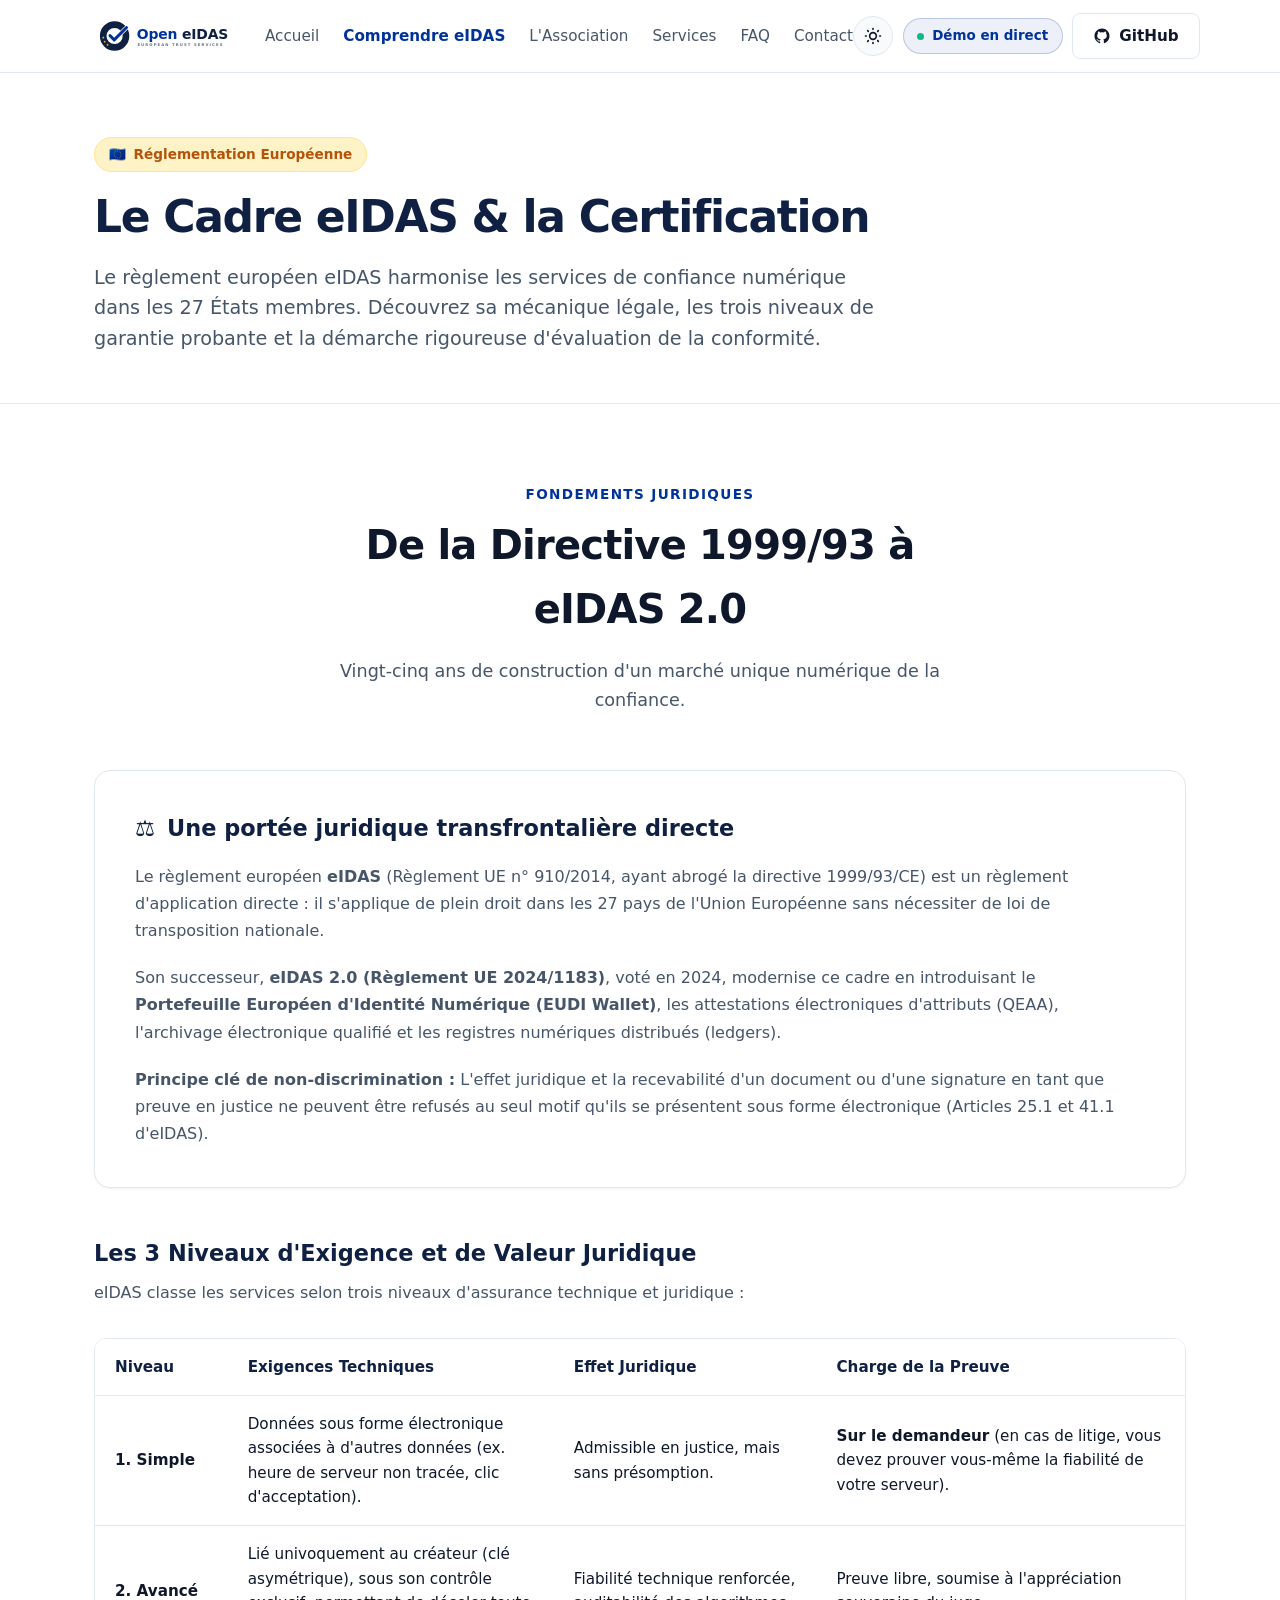
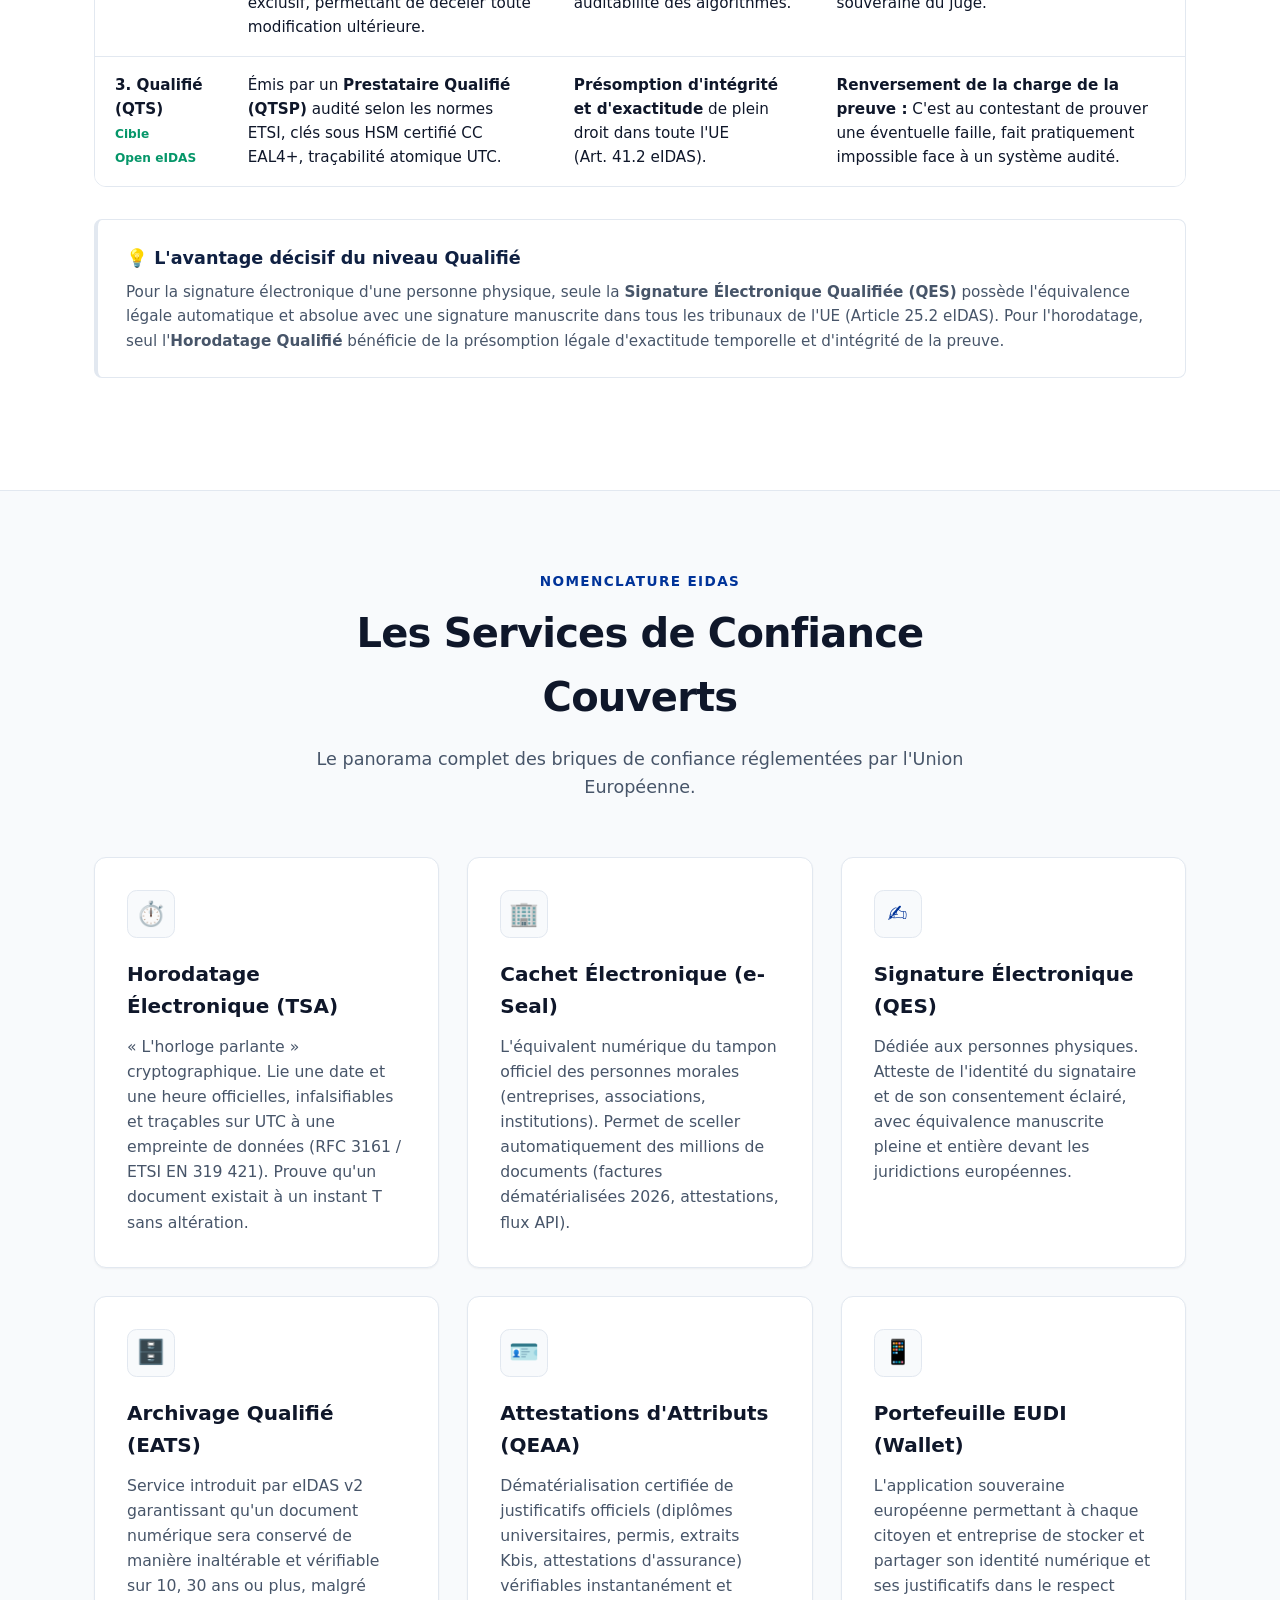
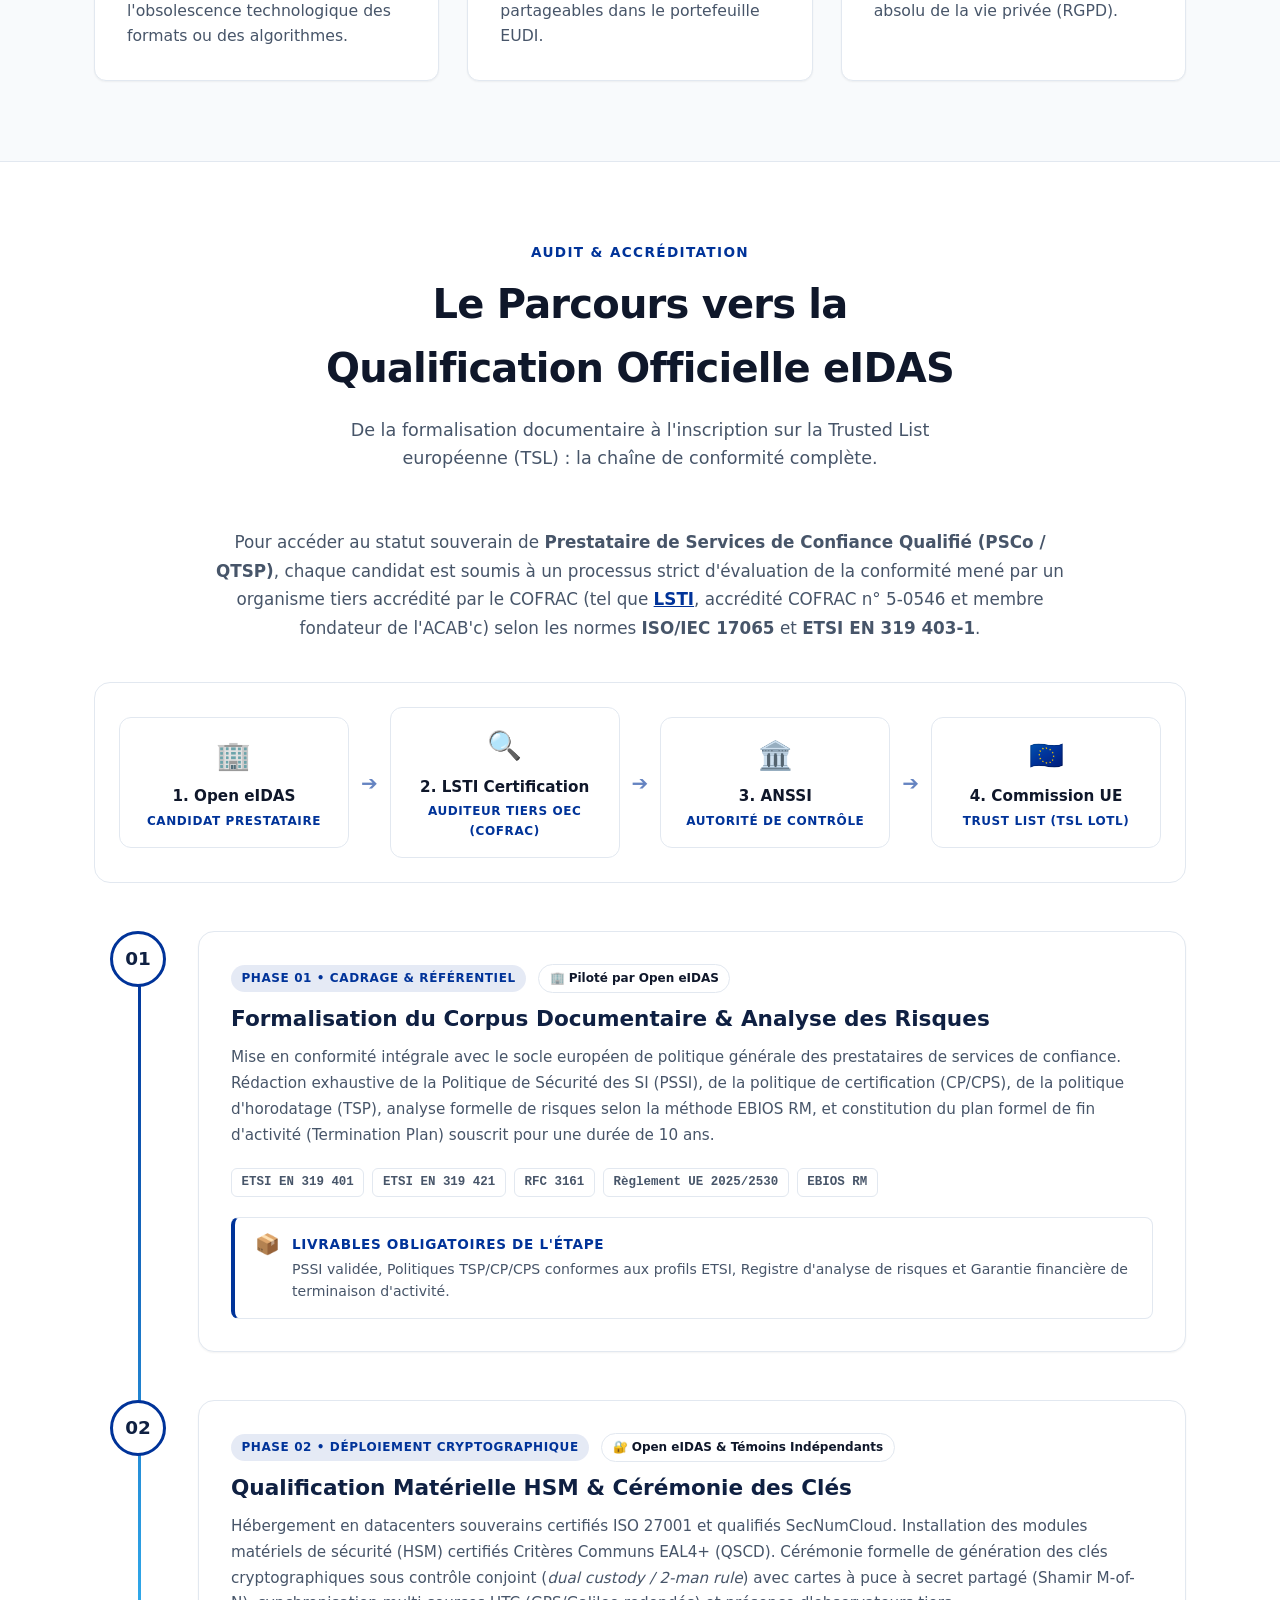
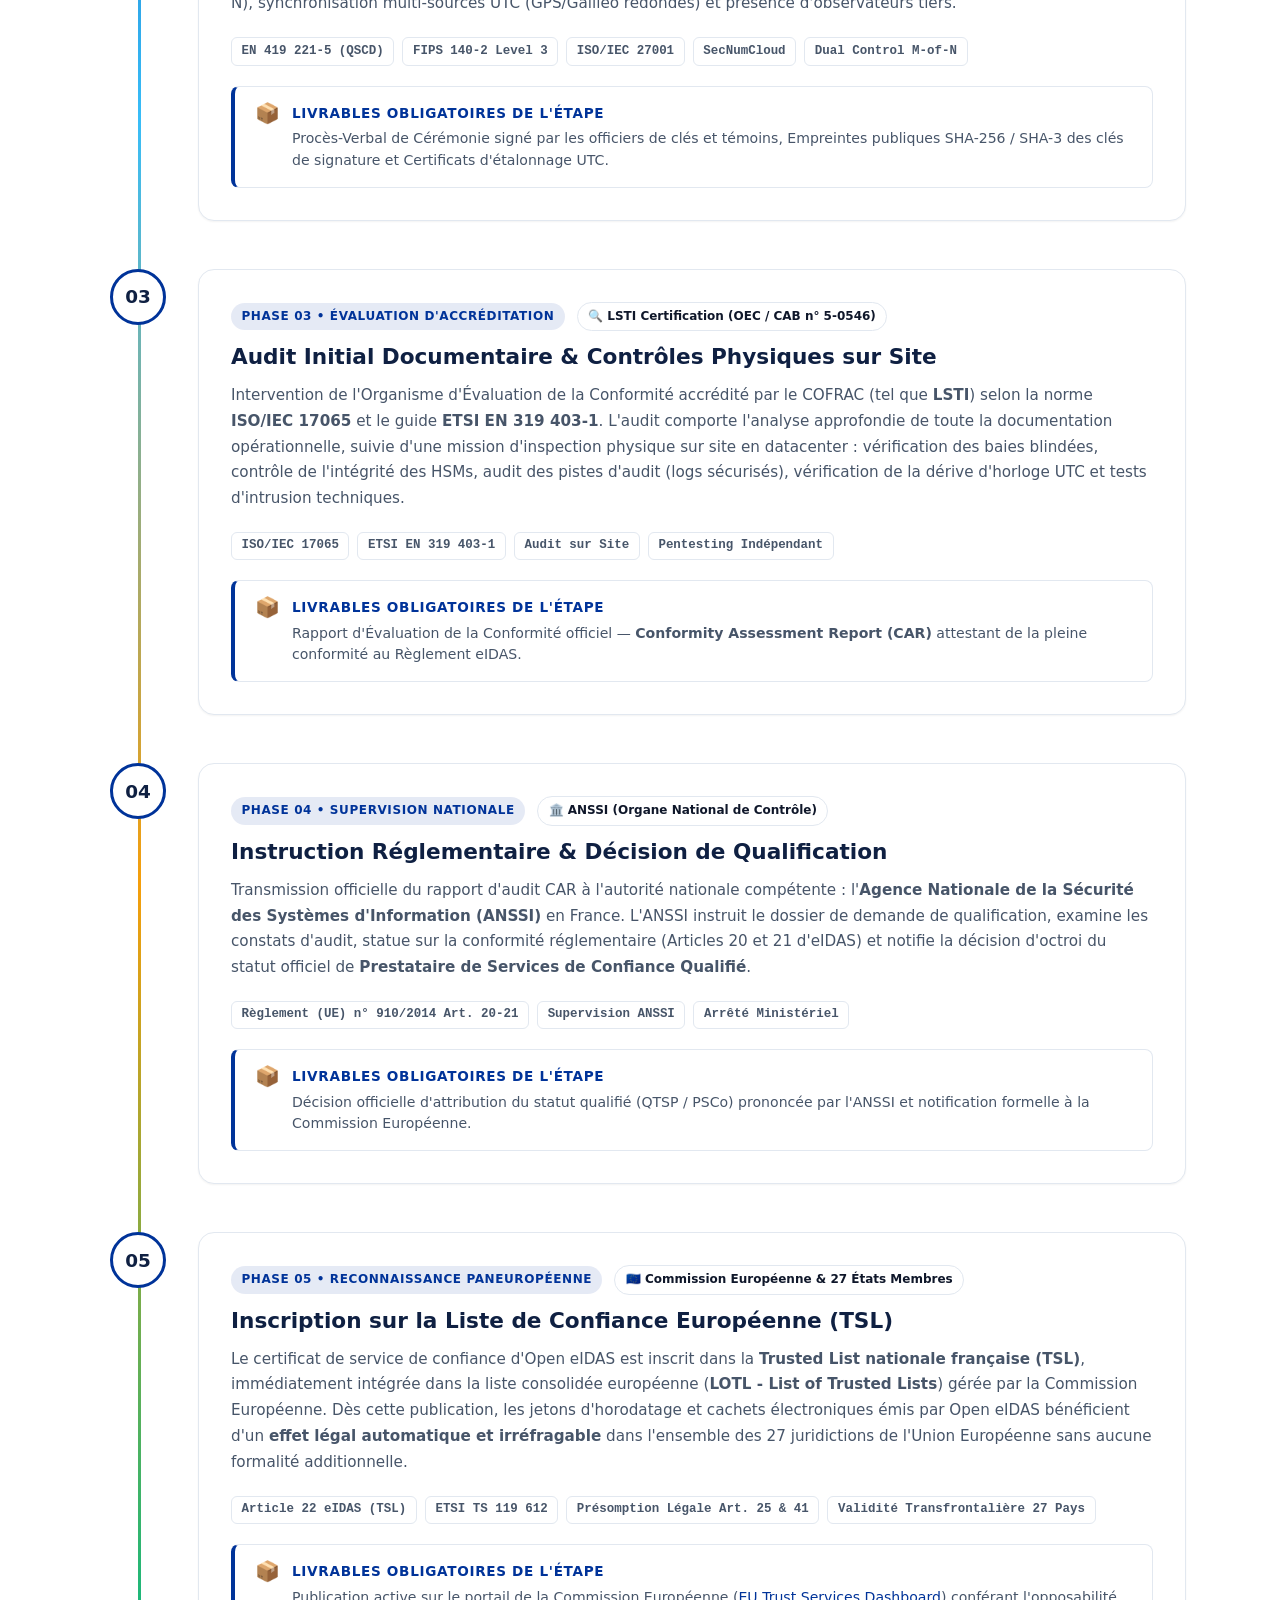
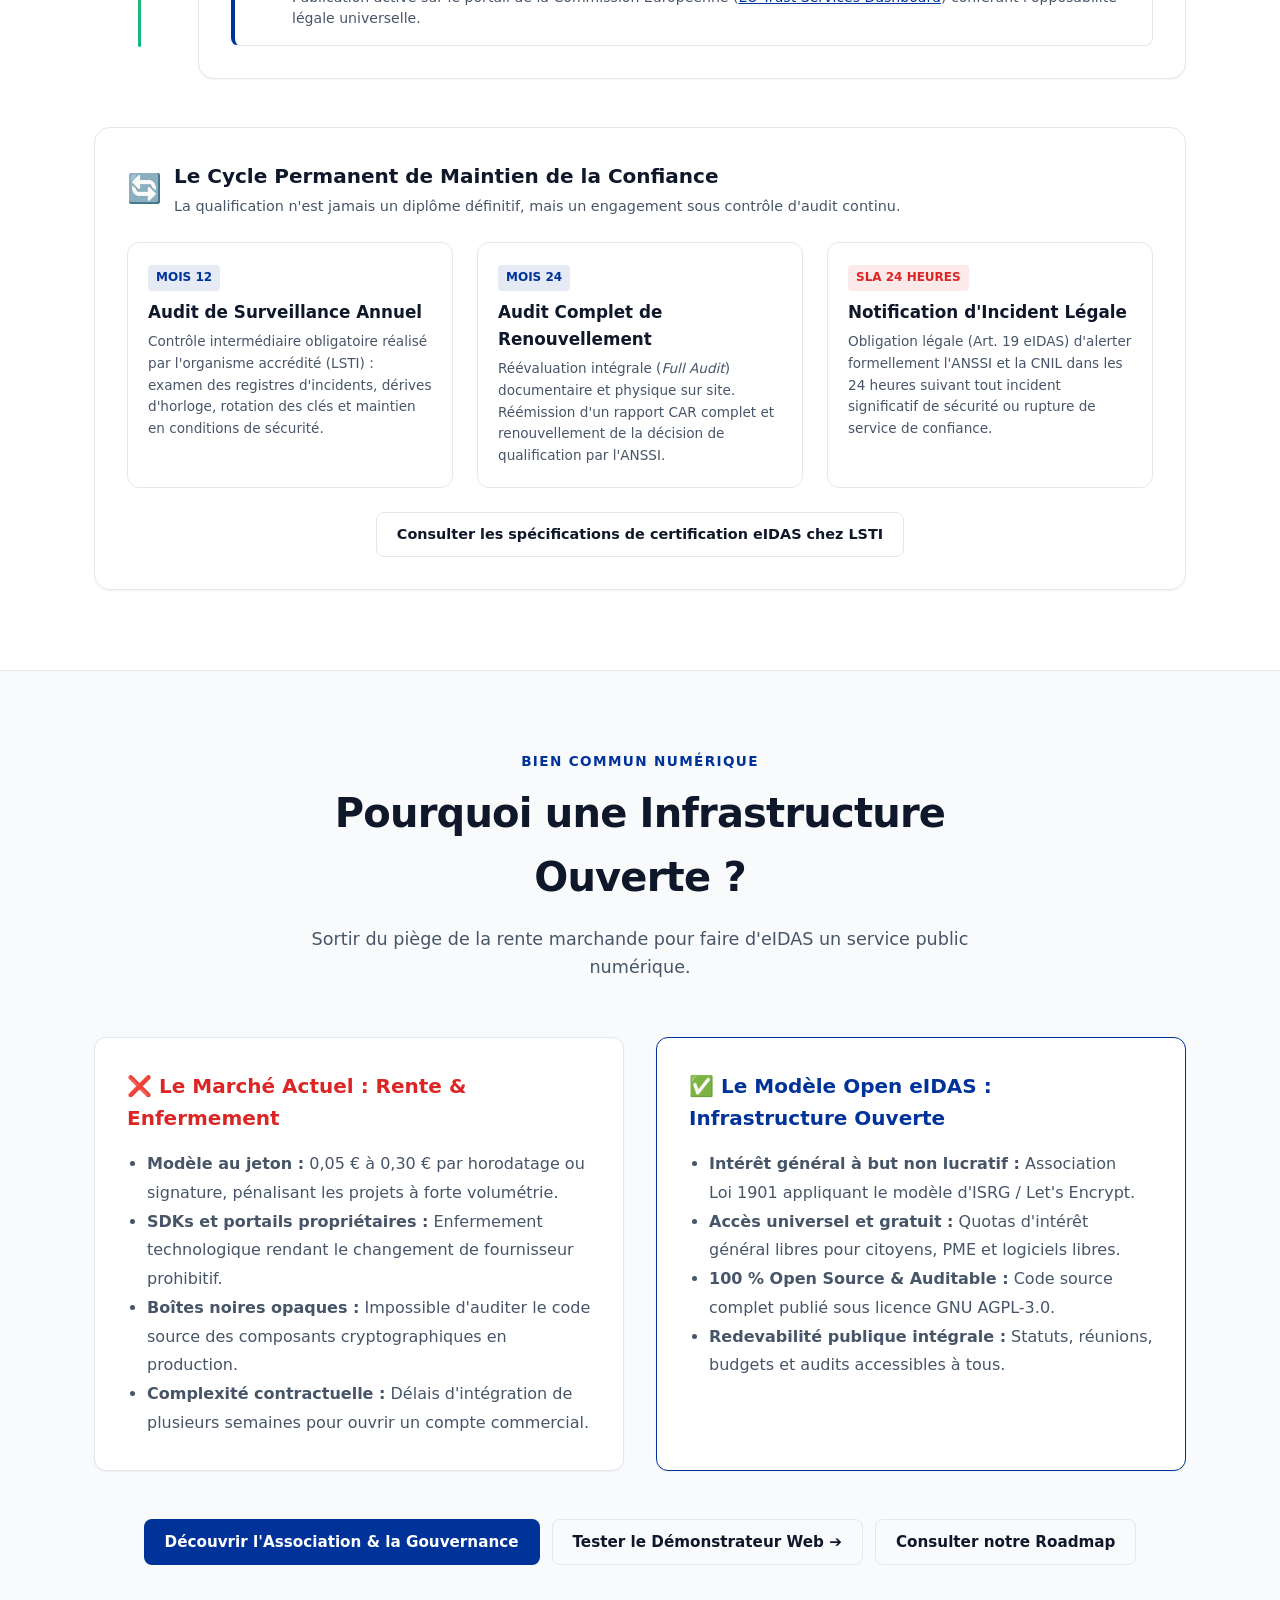
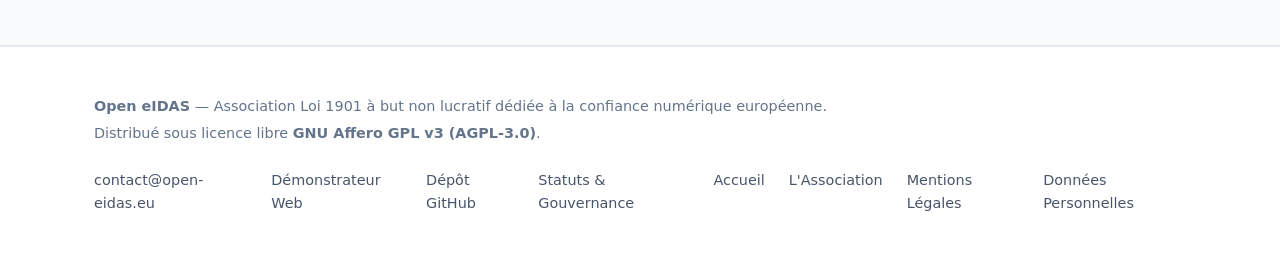
<file: eidas.html>
<!DOCTYPE html>
<html lang="fr">
<head>
  <meta charset="UTF-8">
  <meta name="viewport" content="width=device-width, initial-scale=1.0">
  <meta name="color-scheme" content="light dark">
  <title>Comprendre le Règlement eIDAS et la Certification&nbsp;— Open&nbsp;eIDAS</title>
  <meta name="description" content="Guide complet sur le règlement européen eIDAS (UE 910/2014 et eIDAS v2 2024/1183), la valeur juridique des services qualifiés et le processus d'audit de certification.">
  
  <!-- Favicon -->
  <link rel="icon" type="image/svg+xml" href="assets/favicon.svg">

  <link rel="stylesheet" href="style.css">

  <!-- FOUC prevention -->
  <script>
    (function() {
      const savedTheme = localStorage.getItem('theme');
      if (savedTheme) {
        document.documentElement.setAttribute('data-theme', savedTheme);
      } else {
        const prefersDark = window.matchMedia && window.matchMedia('(prefers-color-scheme: dark)').matches;
        document.documentElement.setAttribute('data-theme', prefersDark ? 'dark' : 'light');
      }
    })();
  </script>
</head>
<body>

  <!-- Navigation Header -->
  <header class="site-header">
    <div class="container nav-wrap">
      <a href="index.html" class="brand-link" aria-label="Open eIDAS Accueil">
        <img src="assets/logo-horizontal.svg" alt="Open eIDAS Logo" class="brand-logo-img logo-light">
        <img src="assets/logo-horizontal-dark.svg" alt="Open eIDAS Logo" class="brand-logo-img logo-dark">
      </a>

      <nav aria-label="Navigation principale">
        <ul class="nav-links">
          <li><a href="index.html" class="nav-link">Accueil</a></li>
          <li><a href="eidas.html" class="nav-link active" aria-current="page">Comprendre eIDAS</a></li>
          <li><a href="association.html" class="nav-link">L'Association</a></li>
          <li><a href="index.html#services" class="nav-link">Services</a></li>
          <li><a href="index.html#faq" class="nav-link">FAQ</a></li>
          <li><a href="index.html#contact" class="nav-link">Contact</a></li>
        </ul>
      </nav>

      <div class="nav-actions">
        <!-- Theme Toggle -->
        <button id="theme-toggle" class="theme-toggle-btn" aria-label="Basculer le thème clair/sombre" title="Basculer le thème">
          <svg class="theme-icon sun-icon" fill="none" viewBox="0 0 24 24" stroke="currentColor" stroke-width="2">
            <path stroke-linecap="round" stroke-linejoin="round" d="M12 3v1m0 16v1m9-9h-1M4 12H3m15.364 6.364l-.707-.707M6.343 6.343l-.707-.707m12.728 0l-.707.707M6.343 17.657l-.707.707M16 12a4 4 0 11-8 0 4 4 0 018 0z" />
          </svg>
          <svg class="theme-icon moon-icon" style="display:none;" fill="none" viewBox="0 0 24 24" stroke="currentColor" stroke-width="2">
            <path stroke-linecap="round" stroke-linejoin="round" d="M20.354 15.354A9 9 0 018.646 3.646 9.003 9.003 0 0012 21a9.003 9.003 0 008.354-5.646z" />
          </svg>
        </button>

        <!-- Live Demo CTA -->
        <a href="https://demo.open-eidas.eu" target="_blank" rel="noopener noreferrer" class="nav-demo-btn" aria-label="Tester la Démo en ligne (nouvelle fenêtre)">
          <span class="nav-demo-pulse"></span>
          <span>Démo en direct</span>
        </a>

        <!-- GitHub Repo CTA -->
        <a href="https://github.com/open-eidas/open-eidas" target="_blank" rel="noopener noreferrer" class="btn btn-outline nav-github-btn" aria-label="Voir le projet sur GitHub">
          <svg width="18" height="18" viewBox="0 0 24 24" fill="currentColor">
            <path fill-rule="evenodd" clip-rule="evenodd" d="M12 2C6.477 2 2 6.484 2 12.017c0 4.425 2.865 8.18 6.839 9.504.5.092.682-.217.682-.483 0-.237-.008-.868-.013-1.703-2.782.605-3.369-1.343-3.369-1.343-.454-1.158-1.11-1.466-1.11-1.466-.908-.62.069-.608.069-.608 1.003.07 1.53 1.032 1.53 1.032.892 1.53 2.341 1.088 2.91.832.092-.647.35-1.088.636-1.338-2.22-.253-4.555-1.113-4.555-4.951 0-1.093.39-1.988 1.029-2.688-.103-.253-.446-1.272.098-2.65 0 0 .84-.27 2.75 1.026A9.564 9.564 0 0112 6.844c.85.004 1.705.115 2.504.337 1.909-1.296 2.747-1.027 2.747-1.027.546 1.379.202 2.398.1 2.651.64.7 1.028 1.595 1.028 2.688 0 3.848-2.339 4.695-4.566 4.943.359.309.678.92.678 1.855 0 1.338-.012 2.419-.012 2.747 0 .268.18.58.688.482A10.019 10.019 0 0022 12.017C22 6.484 17.522 2 12 2z"/>
          </svg>
          <span>GitHub</span>
        </a>

        <!-- Mobile Menu Toggle Button -->
        <button id="mobile-menu-toggle" class="mobile-nav-toggle" aria-label="Ouvrir le menu de navigation" aria-expanded="false" aria-controls="mobile-nav">
          <span class="hamburger-bar"></span>
          <span class="hamburger-bar"></span>
          <span class="hamburger-bar"></span>
        </button>
      </div>
    </div>

    <!-- Mobile Navigation Drawer -->
    <div id="mobile-nav" class="mobile-nav" aria-hidden="true">
      <div class="container mobile-nav-inner">
        <ul class="mobile-nav-links">
          <li><a href="index.html" class="mobile-nav-link">Accueil</a></li>
          <li><a href="eidas.html" class="mobile-nav-link active" aria-current="page">Comprendre eIDAS</a></li>
          <li><a href="association.html" class="mobile-nav-link">L'Association</a></li>
          <li><a href="index.html#services" class="mobile-nav-link">Services</a></li>
          <li><a href="index.html#faq" class="mobile-nav-link">FAQ</a></li>
          <li><a href="index.html#contact" class="mobile-nav-link">Contact</a></li>
        </ul>
        <div class="mobile-nav-cta" style="display: flex; flex-direction: column; gap: 0.5rem;">
          <a href="https://demo.open-eidas.eu" target="_blank" rel="noopener noreferrer" class="btn btn-primary" style="justify-content: center; gap: 0.5rem;">
            <span>🚀 Tester la Démo en direct</span>
            <svg width="16" height="16" viewBox="0 0 24 24" fill="none" stroke="currentColor" stroke-width="2.5"><path stroke-linecap="round" stroke-linejoin="round" d="M10 6H6a2 2 0 00-2 2v10a2 2 0 002 2h10a2 2 0 002-2v-4M14 4h6m0 0v6m0-6L10 14"/></svg>
          </a>
          <a href="https://github.com/open-eidas/open-eidas" target="_blank" rel="noopener noreferrer" class="btn btn-outline" style="justify-content: center;">
            <svg width="18" height="18" viewBox="0 0 24 24" fill="currentColor">
              <path fill-rule="evenodd" clip-rule="evenodd" d="M12 2C6.477 2 2 6.484 2 12.017c0 4.425 2.865 8.18 6.839 9.504.5.092.682-.217.682-.483 0-.237-.008-.868-.013-1.703-2.782.605-3.369-1.343-3.369-1.343-.454-1.158-1.11-1.466-1.11-1.466-.908-.62.069-.608.069-.608 1.003.07 1.53 1.032 1.53 1.032.892 1.53 2.341 1.088 2.91.832.092-.647.35-1.088.636-1.338-2.22-.253-4.555-1.113-4.555-4.951 0-1.093.39-1.988 1.029-2.688-.103-.253-.446-1.272.098-2.65 0 0 .84-.27 2.75 1.026A9.564 9.564 0 0112 6.844c.85.004 1.705.115 2.504.337 1.909-1.296 2.747-1.027 2.747-1.027.546 1.379.202 2.398.1 2.651.64.7 1.028 1.595 1.028 2.688 0 3.848-2.339 4.695-4.566 4.943.359.309.678.92.678 1.855 0 1.338-.012 2.419-.012 2.747 0 .268.18.58.688.482A10.019 10.019 0 0022 12.017C22 6.484 17.522 2 12 2z"/>
            </svg>
            <span>Rejoindre sur GitHub</span>
          </a>
        </div>
      </div>
    </div>
  </header>

  <main>
    <!-- Page Hero -->
    <section class="page-hero">
      <div class="container">
        <div class="page-hero-badge">
          <span>🇪🇺</span>
          <span>Réglementation Européenne</span>
        </div>
        <h1 class="page-title">Le Cadre eIDAS &amp; la Certification</h1>
        <p class="page-lead">
          Le règlement européen eIDAS harmonise les services de confiance numérique dans les 27 États membres. Découvrez sa mécanique légale, les trois niveaux de garantie probante et la démarche rigoureuse d'évaluation de la conformité.
        </p>
      </div>
    </section>

    <!-- Qu'est-ce qu'eIDAS -->
    <section class="section">
      <div class="container">
        <div class="section-header">
          <span class="section-tag">Fondements Juridiques</span>
          <h2 class="section-title">De la Directive 1999/93 à eIDAS&nbsp;2.0</h2>
          <p class="section-desc">
            Vingt-cinq ans de construction d'un marché unique numérique de la confiance.
          </p>
        </div>

        <div class="eidas-overview">
          <h3>
            <span>⚖️</span>
            <span>Une portée juridique transfrontalière directe</span>
          </h3>
          <p>
            Le règlement européen <strong>eIDAS</strong> (Règlement UE n°&nbsp;910/2014, ayant abrogé la directive 1999/93/CE) est un règlement d'application directe&nbsp;: il s'applique de plein droit dans les 27 pays de l'Union Européenne sans nécessiter de loi de transposition nationale.
          </p>
          <p>
            Son successeur, <strong>eIDAS&nbsp;2.0 (Règlement UE 2024/1183)</strong>, voté en 2024, modernise ce cadre en introduisant le <strong>Portefeuille Européen d'Identité Numérique (EUDI Wallet)</strong>, les attestations électroniques d'attributs (QEAA), l'archivage électronique qualifié et les registres numériques distribués (ledgers).
          </p>
          <p>
            <strong>Principe clé de non-discrimination&nbsp;:</strong> L'effet juridique et la recevabilité d'un document ou d'une signature en tant que preuve en justice ne peuvent être refusés au seul motif qu'ils se présentent sous forme électronique (Articles&nbsp;25.1 et 41.1 d'eIDAS).
          </p>
        </div>

        <!-- Tableau des 3 niveaux -->
        <h3 style="font-size: 1.4rem; color: var(--brand-navy); margin-top: 3rem; margin-bottom: 0.5rem;">
          Les 3 Niveaux d'Exigence et de Valeur Juridique
        </h3>
        <p style="color: var(--text-muted); margin-bottom: 1.5rem;">
          eIDAS classe les services selon trois niveaux d'assurance technique et juridique&nbsp;:
        </p>

        <div class="table-responsive">
          <table class="comparison-table">
            <thead>
              <tr>
                <th>Niveau</th>
                <th>Exigences Techniques</th>
                <th>Effet Juridique</th>
                <th>Charge de la Preuve</th>
              </tr>
            </thead>
            <tbody>
              <tr>
                <td><strong>1. Simple</strong></td>
                <td>Données sous forme électronique associées à d'autres données (ex. heure de serveur non tracée, clic d'acceptation).</td>
                <td>Admissible en justice, mais sans présomption.</td>
                <td><strong>Sur le demandeur</strong> (en cas de litige, vous devez prouver vous-même la fiabilité de votre serveur).</td>
              </tr>
              <tr>
                <td><strong>2. Avancé</strong></td>
                <td>Lié univoquement au créateur (clé asymétrique), sous son contrôle exclusif, permettant de déceler toute modification ultérieure.</td>
                <td>Fiabilité technique renforcée, auditabilité des algorithmes.</td>
                <td>Preuve libre, soumise à l'appréciation souveraine du juge.</td>
              </tr>
              <tr>
                <td><strong>3. Qualifié (QTS)</strong><br><span style="color:#059669; font-weight:600; font-size:0.8em;">Cible Open&nbsp;eIDAS</span></td>
                <td>Émis par un <strong>Prestataire Qualifié (QTSP)</strong> audité selon les normes ETSI, clés sous HSM certifié CC EAL4+, traçabilité atomique UTC.</td>
                <td><strong>Présomption d'intégrité et d'exactitude</strong> de plein droit dans toute l'UE (Art.&nbsp;41.2 eIDAS).</td>
                <td><strong>Renversement de la charge de la preuve&nbsp;:</strong> C'est au contestant de prouver une éventuelle faille, fait pratiquement impossible face à un système audité.</td>
              </tr>
            </tbody>
          </table>
        </div>

        <div class="callout-box">
          <h4>💡 L'avantage décisif du niveau Qualifié</h4>
          <p>
            Pour la signature électronique d'une personne physique, seule la <strong>Signature Électronique Qualifiée (QES)</strong> possède l'équivalence légale automatique et absolue avec une signature manuscrite dans tous les tribunaux de l'UE (Article&nbsp;25.2 eIDAS). Pour l'horodatage, seul l'<strong>Horodatage Qualifié</strong> bénéficie de la présomption légale d'exactitude temporelle et d'intégrité de la preuve.
          </p>
        </div>
      </div>
    </section>

    <!-- Catalogue des services de confiance -->
    <section class="section section-subtle">
      <div class="container">
        <div class="section-header">
          <span class="section-tag">Nomenclature eIDAS</span>
          <h2 class="section-title">Les Services de Confiance Couverts</h2>
          <p class="section-desc">
            Le panorama complet des briques de confiance réglementées par l'Union Européenne.
          </p>
        </div>

        <div class="grid-3">
          <div class="card">
            <div class="card-icon">⏱️</div>
            <h3 class="card-title">Horodatage Électronique (TSA)</h3>
            <p class="card-desc">
              «&nbsp;L'horloge parlante&nbsp;» cryptographique. Lie une date et une heure officielles, infalsifiables et traçables sur UTC à une empreinte de données (RFC&nbsp;3161 / ETSI EN 319 421). Prouve qu'un document existait à un instant T sans altération.
            </p>
          </div>

          <div class="card">
            <div class="card-icon">🏢</div>
            <h3 class="card-title">Cachet Électronique (e-Seal)</h3>
            <p class="card-desc">
              L'équivalent numérique du tampon officiel des personnes morales (entreprises, associations, institutions). Permet de sceller automatiquement des millions de documents (factures dématérialisées 2026, attestations, flux API).
            </p>
          </div>

          <div class="card">
            <div class="card-icon">✍️</div>
            <h3 class="card-title">Signature Électronique (QES)</h3>
            <p class="card-desc">
              Dédiée aux personnes physiques. Atteste de l'identité du signataire et de son consentement éclairé, avec équivalence manuscrite pleine et entière devant les juridictions européennes.
            </p>
          </div>

          <div class="card">
            <div class="card-icon">🗄️</div>
            <h3 class="card-title">Archivage Qualifié (EATS)</h3>
            <p class="card-desc">
              Service introduit par eIDAS&nbsp;v2 garantissant qu'un document numérique sera conservé de manière inaltérable et vérifiable sur 10, 30&nbsp;ans ou plus, malgré l'obsolescence technologique des formats ou des algorithmes.
            </p>
          </div>

          <div class="card">
            <div class="card-icon">🪪</div>
            <h3 class="card-title">Attestations d'Attributs (QEAA)</h3>
            <p class="card-desc">
              Dématérialisation certifiée de justificatifs officiels (diplômes universitaires, permis, extraits Kbis, attestations d'assurance) vérifiables instantanément et partageables dans le portefeuille EUDI.
            </p>
          </div>

          <div class="card">
            <div class="card-icon">📱</div>
            <h3 class="card-title">Portefeuille EUDI (Wallet)</h3>
            <p class="card-desc">
              L'application souveraine européenne permettant à chaque citoyen et entreprise de stocker et partager son identité numérique et ses justificatifs dans le respect absolu de la vie privée (RGPD).
            </p>
          </div>
        </div>
      </div>
    </section>

    <!-- Processus de Certification et Qualification -->
    <section class="section" id="processus">
      <div class="container">
        <div class="section-header">
          <span class="section-tag">Audit & Accréditation</span>
          <h2 class="section-title">Le Parcours vers la Qualification Officielle eIDAS</h2>
          <p class="section-desc">
            De la formalisation documentaire à l'inscription sur la Trusted List européenne (TSL)&nbsp;: la chaîne de conformité complète.
          </p>
        </div>

        <p style="color: var(--text-muted); max-width: 850px; margin: 0 auto 2rem auto; text-align: center; font-size: 1.05rem; line-height: 1.7;">
          Pour accéder au statut souverain de <strong>Prestataire de Services de Confiance Qualifié (PSCo / QTSP)</strong>, chaque candidat est soumis à un processus strict d'évaluation de la conformité mené par un organisme tiers accrédité par le COFRAC (tel que <a href="https://www.lsti-certification.fr/fr-FR/Nos-offres-entreprises/Confiance-Numerique/Certification-eIDAS" target="_blank" rel="noopener noreferrer" style="color: var(--brand-blue); text-decoration: underline; font-weight: 600;">LSTI</a>, accrédité COFRAC n°&nbsp;5-0546 et membre fondateur de l'ACAB'c) selon les normes <strong>ISO/IEC 17065</strong> et <strong>ETSI EN 319 403-1</strong>.
        </p>

        <!-- Vue d'Ensemble du Flux de Confiance -->
        <div class="pipeline-track">
          <div class="pipeline-node">
            <div class="pipeline-node-icon">🏢</div>
            <div class="pipeline-node-title">1. Open&nbsp;eIDAS</div>
            <div class="pipeline-node-role">Candidat Prestataire</div>
          </div>
          <div class="pipeline-arrow">➔</div>
          <div class="pipeline-node">
            <div class="pipeline-node-icon">🔍</div>
            <div class="pipeline-node-title">2. LSTI Certification</div>
            <div class="pipeline-node-role">Auditeur Tiers OEC (COFRAC)</div>
          </div>
          <div class="pipeline-arrow">➔</div>
          <div class="pipeline-node">
            <div class="pipeline-node-icon">🏛️</div>
            <div class="pipeline-node-title">3. ANSSI</div>
            <div class="pipeline-node-role">Autorité de Contrôle</div>
          </div>
          <div class="pipeline-arrow">➔</div>
          <div class="pipeline-node">
            <div class="pipeline-node-icon">🇪🇺</div>
            <div class="pipeline-node-title">4. Commission UE</div>
            <div class="pipeline-node-role">Trust List (TSL LOTL)</div>
          </div>
        </div>

        <!-- Parcours Visuel et Étape par Étape -->
        <div class="pathway-stepper">

          <!-- Jalon 01 -->
          <div class="pathway-milestone">
            <div class="pathway-marker">01</div>
            <div class="pathway-card">
              <div class="pathway-meta">
                <span class="pathway-badge-phase">Phase 01 • Cadrage & Référentiel</span>
                <span class="pathway-badge-actor">🏢 Piloté par Open&nbsp;eIDAS</span>
              </div>
              <h3 class="pathway-title">Formalisation du Corpus Documentaire &amp; Analyse des Risques</h3>
              <p class="pathway-desc">
                Mise en conformité intégrale avec le socle européen de politique générale des prestataires de services de confiance. Rédaction exhaustive de la Politique de Sécurité des SI (PSSI), de la politique de certification (CP/CPS), de la politique d'horodatage (TSP), analyse formelle de risques selon la méthode EBIOS RM, et constitution du plan formel de fin d'activité (Termination Plan) souscrit pour une durée de 10&nbsp;ans.
              </p>
              <div class="pathway-specs">
                <span class="norm-tag">ETSI EN 319 401</span>
                <span class="norm-tag">ETSI EN 319 421</span>
                <span class="norm-tag">RFC&nbsp;3161</span>
                <span class="norm-tag">Règlement UE 2025/2530</span>
                <span class="norm-tag">EBIOS RM</span>
              </div>
              <div class="pathway-deliverable">
                <div class="pathway-deliverable-icon">📦</div>
                <div class="pathway-deliverable-content">
                  <h5>Livrables Obligatoires de l'Étape</h5>
                  <p>PSSI validée, Politiques TSP/CP/CPS conformes aux profils ETSI, Registre d'analyse de risques et Garantie financière de terminaison d'activité.</p>
                </div>
              </div>
            </div>
          </div>

          <!-- Jalon 02 -->
          <div class="pathway-milestone">
            <div class="pathway-marker">02</div>
            <div class="pathway-card">
              <div class="pathway-meta">
                <span class="pathway-badge-phase">Phase 02 • Déploiement Cryptographique</span>
                <span class="pathway-badge-actor">🔐 Open&nbsp;eIDAS &amp; Témoins Indépendants</span>
              </div>
              <h3 class="pathway-title">Qualification Matérielle HSM &amp; Cérémonie des Clés</h3>
              <p class="pathway-desc">
                Hébergement en datacenters souverains certifiés ISO 27001 et qualifiés SecNumCloud. Installation des modules matériels de sécurité (HSM) certifiés Critères Communs EAL4+ (QSCD). Cérémonie formelle de génération des clés cryptographiques sous contrôle conjoint (<em>dual custody / 2-man rule</em>) avec cartes à puce à secret partagé (Shamir M-of-N), synchronisation multi-sources UTC (GPS/Galileo redondés) et présence d'observateurs tiers.
              </p>
              <div class="pathway-specs">
                <span class="norm-tag">EN 419 221-5 (QSCD)</span>
                <span class="norm-tag">FIPS 140-2 Level 3</span>
                <span class="norm-tag">ISO/IEC 27001</span>
                <span class="norm-tag">SecNumCloud</span>
                <span class="norm-tag">Dual Control M-of-N</span>
              </div>
              <div class="pathway-deliverable">
                <div class="pathway-deliverable-icon">📦</div>
                <div class="pathway-deliverable-content">
                  <h5>Livrables Obligatoires de l'Étape</h5>
                  <p>Procès-Verbal de Cérémonie signé par les officiers de clés et témoins, Empreintes publiques SHA-256 / SHA-3 des clés de signature et Certificats d'étalonnage UTC.</p>
                </div>
              </div>
            </div>
          </div>

          <!-- Jalon 03 -->
          <div class="pathway-milestone">
            <div class="pathway-marker">03</div>
            <div class="pathway-card">
              <div class="pathway-meta">
                <span class="pathway-badge-phase">Phase 03 • Évaluation d'Accréditation</span>
                <span class="pathway-badge-actor">🔍 LSTI Certification (OEC / CAB n°&nbsp;5-0546)</span>
              </div>
              <h3 class="pathway-title">Audit Initial Documentaire &amp; Contrôles Physiques sur Site</h3>
              <p class="pathway-desc">
                Intervention de l'Organisme d'Évaluation de la Conformité accrédité par le COFRAC (tel que <strong>LSTI</strong>) selon la norme <strong>ISO/IEC 17065</strong> et le guide <strong>ETSI EN 319 403-1</strong>. L'audit comporte l'analyse approfondie de toute la documentation opérationnelle, suivie d'une mission d'inspection physique sur site en datacenter&nbsp;: vérification des baies blindées, contrôle de l'intégrité des HSMs, audit des pistes d'audit (logs sécurisés), vérification de la dérive d'horloge UTC et tests d'intrusion techniques.
              </p>
              <div class="pathway-specs">
                <span class="norm-tag">ISO/IEC 17065</span>
                <span class="norm-tag">ETSI EN 319 403-1</span>
                <span class="norm-tag">Audit sur Site</span>
                <span class="norm-tag">Pentesting Indépendant</span>
              </div>
              <div class="pathway-deliverable">
                <div class="pathway-deliverable-icon">📦</div>
                <div class="pathway-deliverable-content">
                  <h5>Livrables Obligatoires de l'Étape</h5>
                  <p>Rapport d'Évaluation de la Conformité officiel&nbsp;— <strong>Conformity Assessment Report (CAR)</strong> attestant de la pleine conformité au Règlement eIDAS.</p>
                </div>
              </div>
            </div>
          </div>

          <!-- Jalon 04 -->
          <div class="pathway-milestone">
            <div class="pathway-marker">04</div>
            <div class="pathway-card">
              <div class="pathway-meta">
                <span class="pathway-badge-phase">Phase 04 • Supervision Nationale</span>
                <span class="pathway-badge-actor">🏛️ ANSSI (Organe National de Contrôle)</span>
              </div>
              <h3 class="pathway-title">Instruction Réglementaire &amp; Décision de Qualification</h3>
              <p class="pathway-desc">
                Transmission officielle du rapport d'audit CAR à l'autorité nationale compétente&nbsp;: l'<strong>Agence Nationale de la Sécurité des Systèmes d'Information (ANSSI)</strong> en France. L'ANSSI instruit le dossier de demande de qualification, examine les constats d'audit, statue sur la conformité réglementaire (Articles&nbsp;20 et 21 d'eIDAS) et notifie la décision d'octroi du statut officiel de <strong>Prestataire de Services de Confiance Qualifié</strong>.
              </p>
              <div class="pathway-specs">
                <span class="norm-tag">Règlement (UE) n°&nbsp;910/2014 Art.&nbsp;20-21</span>
                <span class="norm-tag">Supervision ANSSI</span>
                <span class="norm-tag">Arrêté Ministériel</span>
              </div>
              <div class="pathway-deliverable">
                <div class="pathway-deliverable-icon">📦</div>
                <div class="pathway-deliverable-content">
                  <h5>Livrables Obligatoires de l'Étape</h5>
                  <p>Décision officielle d'attribution du statut qualifié (QTSP / PSCo) prononcée par l'ANSSI et notification formelle à la Commission Européenne.</p>
                </div>
              </div>
            </div>
          </div>

          <!-- Jalon 05 -->
          <div class="pathway-milestone">
            <div class="pathway-marker">05</div>
            <div class="pathway-card">
              <div class="pathway-meta">
                <span class="pathway-badge-phase">Phase 05 • Reconnaissance Paneuropéenne</span>
                <span class="pathway-badge-actor">🇪🇺 Commission Européenne &amp; 27 États Membres</span>
              </div>
              <h3 class="pathway-title">Inscription sur la Liste de Confiance Européenne (TSL)</h3>
              <p class="pathway-desc">
                Le certificat de service de confiance d'Open&nbsp;eIDAS est inscrit dans la <strong>Trusted List nationale française (TSL)</strong>, immédiatement intégrée dans la liste consolidée européenne (<strong>LOTL - List of Trusted Lists</strong>) gérée par la Commission Européenne. Dès cette publication, les jetons d'horodatage et cachets électroniques émis par Open&nbsp;eIDAS bénéficient d'un <strong>effet légal automatique et irréfragable</strong> dans l'ensemble des 27 juridictions de l'Union Européenne sans aucune formalité additionnelle.
              </p>
              <div class="pathway-specs">
                <span class="norm-tag">Article&nbsp;22 eIDAS (TSL)</span>
                <span class="norm-tag">ETSI TS 119 612</span>
                <span class="norm-tag">Présomption Légale Art.&nbsp;25 & 41</span>
                <span class="norm-tag">Validité Transfrontalière 27 Pays</span>
              </div>
              <div class="pathway-deliverable">
                <div class="pathway-deliverable-icon">📦</div>
                <div class="pathway-deliverable-content">
                  <h5>Livrables Obligatoires de l'Étape</h5>
                  <p>Publication active sur le portail de la Commission Européenne (<a href="https://esignature.ec.europa.eu/efda/tl-browser/" target="_blank" rel="noopener noreferrer" style="color: var(--brand-blue); text-decoration: underline;">EU Trust Services Dashboard</a>) conférant l'opposabilité légale universelle.</p>
                </div>
              </div>
            </div>
          </div>

        </div>

        <!-- Cycle Continu de Surveillance & Maintien -->
        <div class="cycle-card">
          <div style="display: flex; align-items: center; gap: 0.75rem;">
            <span style="font-size: 1.75rem;">🔄</span>
            <div>
              <h3 style="font-size: 1.25rem; font-weight: 700; color: var(--text-main); margin: 0;">Le Cycle Permanent de Maintien de la Confiance</h3>
              <p style="font-size: 0.9rem; color: var(--text-muted); margin: 0.2rem 0 0 0;">La qualification n'est jamais un diplôme définitif, mais un engagement sous contrôle d'audit continu.</p>
            </div>
          </div>

          <div class="cycle-grid">
            <div class="cycle-item">
              <span class="cycle-item-badge">Mois 12</span>
              <h4 class="cycle-item-title">Audit de Surveillance Annuel</h4>
              <p class="cycle-item-desc">
                Contrôle intermédiaire obligatoire réalisé par l'organisme accrédité (LSTI)&nbsp;: examen des registres d'incidents, dérives d'horloge, rotation des clés et maintien en conditions de sécurité.
              </p>
            </div>

            <div class="cycle-item">
              <span class="cycle-item-badge">Mois 24</span>
              <h4 class="cycle-item-title">Audit Complet de Renouvellement</h4>
              <p class="cycle-item-desc">
                Réévaluation intégrale (<em>Full Audit</em>) documentaire et physique sur site. Réémission d'un rapport CAR complet et renouvellement de la décision de qualification par l'ANSSI.
              </p>
            </div>

            <div class="cycle-item">
              <span class="cycle-item-badge" style="background-color: rgba(220, 38, 38, 0.1); color: #dc2626;">SLA 24 Heures</span>
              <h4 class="cycle-item-title">Notification d'Incident Légale</h4>
              <p class="cycle-item-desc">
                Obligation légale (Art.&nbsp;19 eIDAS) d'alerter formellement l'ANSSI et la CNIL dans les 24 heures suivant tout incident significatif de sécurité ou rupture de service de confiance.
              </p>
            </div>
          </div>

          <div style="margin-top: 1.5rem; text-align: center;">
            <a href="https://www.lsti-certification.fr/fr-FR/Nos-offres-entreprises/Confiance-Numerique/Certification-eIDAS" target="_blank" rel="noopener noreferrer" class="btn btn-outline" style="font-size: 0.9rem;">
              Consulter les spécifications de certification eIDAS chez LSTI
            </a>
          </div>
        </div>
      </div>
    </section>

    <!-- Pourquoi Open eIDAS ? -->
    <section class="section section-subtle">
      <div class="container">
        <div class="section-header">
          <span class="section-tag">Bien Commun Numérique</span>
          <h2 class="section-title">Pourquoi une Infrastructure Ouverte&nbsp;?</h2>
          <p class="section-desc">
            Sortir du piège de la rente marchande pour faire d'eIDAS un service public numérique.
          </p>
        </div>

        <div class="grid-2" style="display: grid; grid-template-columns: repeat(auto-fit, minmax(320px, 1fr)); gap: 2rem;">
          <div class="card">
            <h3 class="card-title" style="color: #dc2626;">❌ Le Marché Actuel&nbsp;: Rente & Enfermement</h3>
            <ul style="color: var(--text-muted); margin-left: 1.25rem; line-height: 1.8; margin-top: 1rem;">
              <li><strong>Modèle au jeton&nbsp;:</strong> 0,05&nbsp;€ à 0,30&nbsp;€ par horodatage ou signature, pénalisant les projets à forte volumétrie.</li>
              <li><strong>SDKs et portails propriétaires&nbsp;:</strong> Enfermement technologique rendant le changement de fournisseur prohibitif.</li>
              <li><strong>Boîtes noires opaques&nbsp;:</strong> Impossible d'auditer le code source des composants cryptographiques en production.</li>
              <li><strong>Complexité contractuelle&nbsp;:</strong> Délais d'intégration de plusieurs semaines pour ouvrir un compte commercial.</li>
            </ul>
          </div>

          <div class="card" style="border-color: var(--brand-blue);">
            <h3 class="card-title" style="color: var(--brand-blue);">✅ Le Modèle Open&nbsp;eIDAS&nbsp;: Infrastructure Ouverte</h3>
            <ul style="color: var(--text-muted); margin-left: 1.25rem; line-height: 1.8; margin-top: 1rem;">
              <li><strong>Intérêt général à but non lucratif&nbsp;:</strong> Association Loi&nbsp;1901 appliquant le modèle d'ISRG / Let's Encrypt.</li>
              <li><strong>Accès universel et gratuit&nbsp;:</strong> Quotas d'intérêt général libres pour citoyens, PME et logiciels libres.</li>
              <li><strong>100&nbsp;% Open Source & Auditable&nbsp;:</strong> Code source complet publié sous licence GNU AGPL-3.0.</li>
              <li><strong>Redevabilité publique intégrale&nbsp;:</strong> Statuts, réunions, budgets et audits accessibles à tous.</li>
            </ul>
          </div>
        </div>

        <div style="text-align: center; margin-top: 3rem; display: flex; justify-content: center; gap: 0.75rem; flex-wrap: wrap;">
          <a href="association.html" class="btn btn-primary">Découvrir l'Association &amp; la Gouvernance</a>
          <a href="https://demo.open-eidas.eu" target="_blank" rel="noopener noreferrer" class="btn btn-outline">Tester le Démonstrateur Web ➔</a>
          <a href="index.html#services" class="btn btn-outline">Consulter notre Roadmap</a>
        </div>
      </div>
    </section>
  </main>

  <!-- Footer -->
  <footer class="site-footer">
    <div class="container footer-grid">
      <div>
        <p><strong>Open&nbsp;eIDAS</strong>&nbsp;— Association Loi&nbsp;1901 à but non lucratif dédiée à la confiance numérique européenne.</p>
        <p style="margin-top: 0.25rem;">Distribué sous licence libre <strong>GNU Affero GPL v3 (AGPL-3.0)</strong>.</p>
      </div>

      <ul class="footer-links">
        <li><a href="mailto:contact@open-eidas.eu">contact@open-eidas.eu</a></li>
        <li><a href="https://demo.open-eidas.eu" target="_blank" rel="noopener noreferrer">Démonstrateur Web</a></li>
        <li><a href="https://github.com/open-eidas/open-eidas" target="_blank" rel="noopener noreferrer">Dépôt GitHub</a></li>
        <li><a href="https://github.com/open-eidas/organisation" target="_blank" rel="noopener noreferrer">Statuts &amp; Gouvernance</a></li>
        <li><a href="index.html">Accueil</a></li>
        <li><a href="association.html">L'Association</a></li>
        <li><a href="mentions-legales.html">Mentions Légales</a></li>
        <li><a href="donnees-personnelles.html">Données Personnelles</a></li>
      </ul>
    </div>
  </footer>

  <!-- Standardized Interactive JavaScript -->
  <script defer src="script.js"></script>
</body>
</html>
</file>
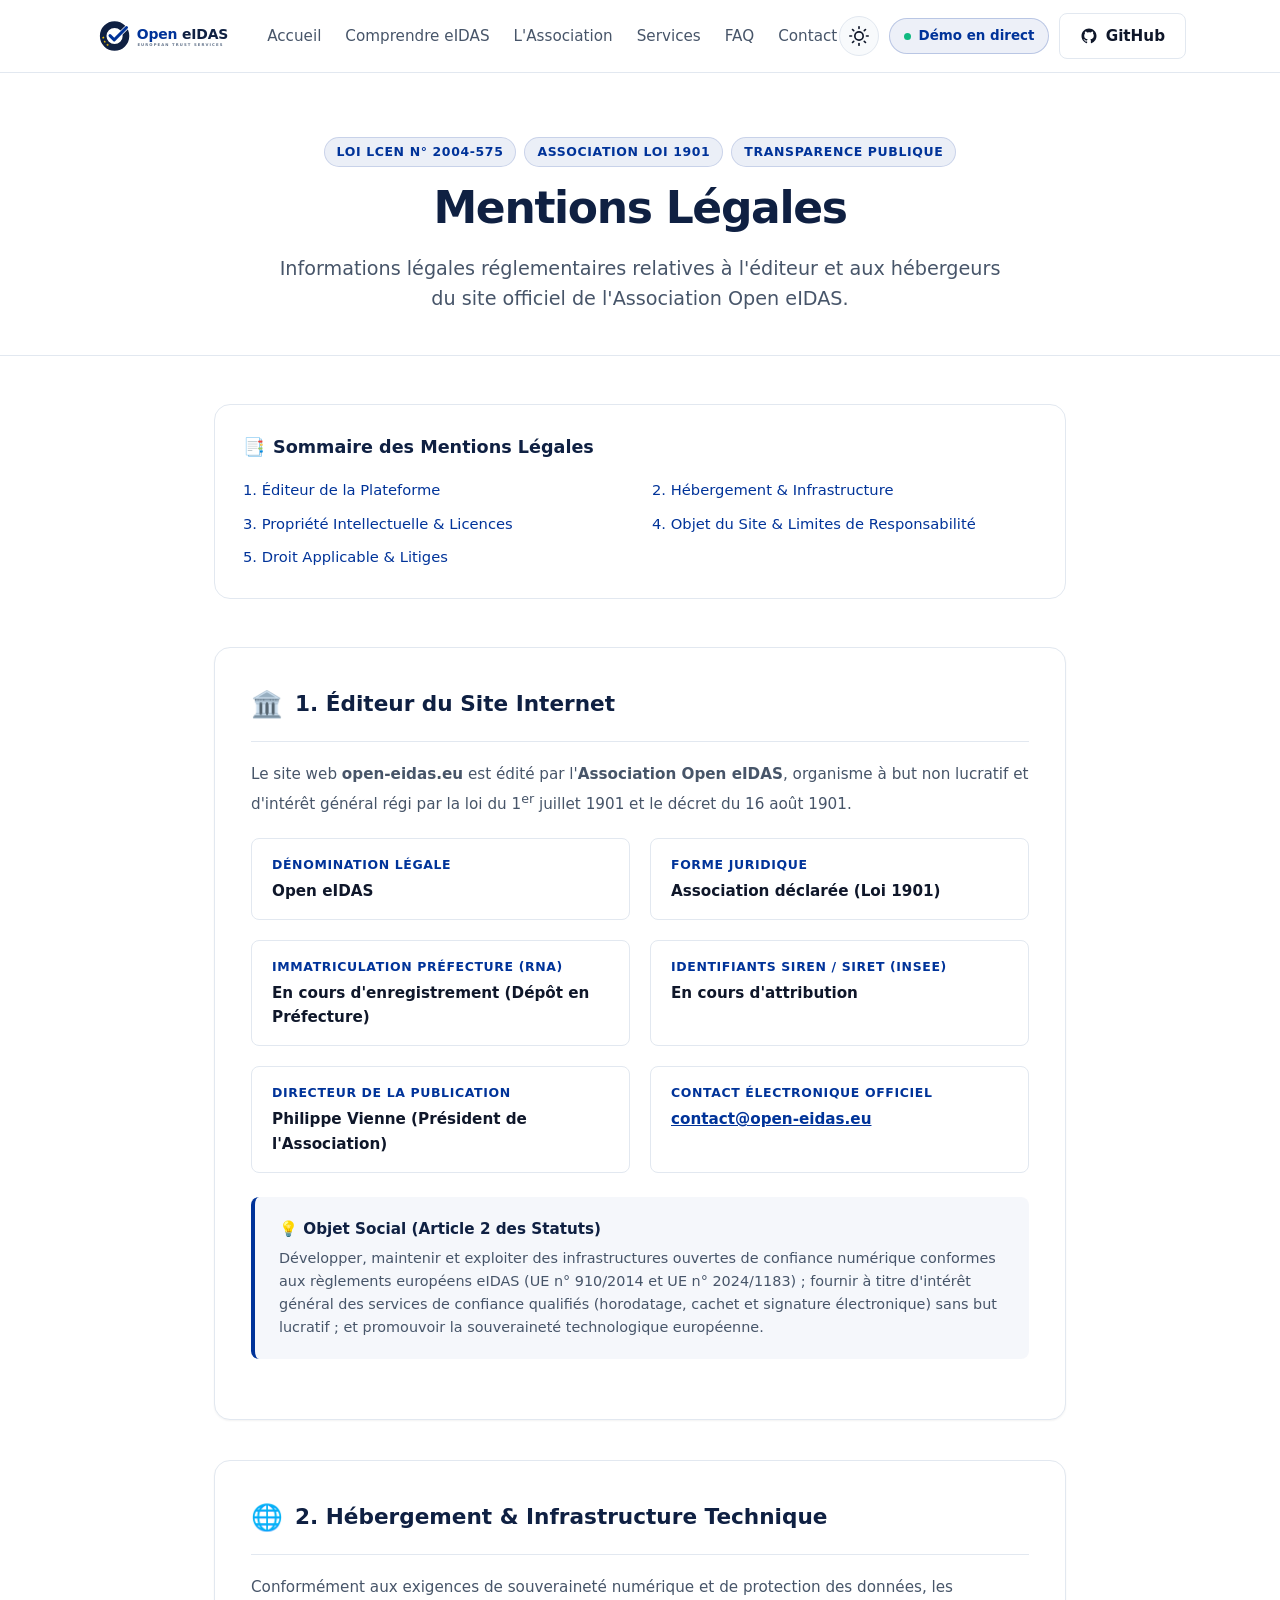
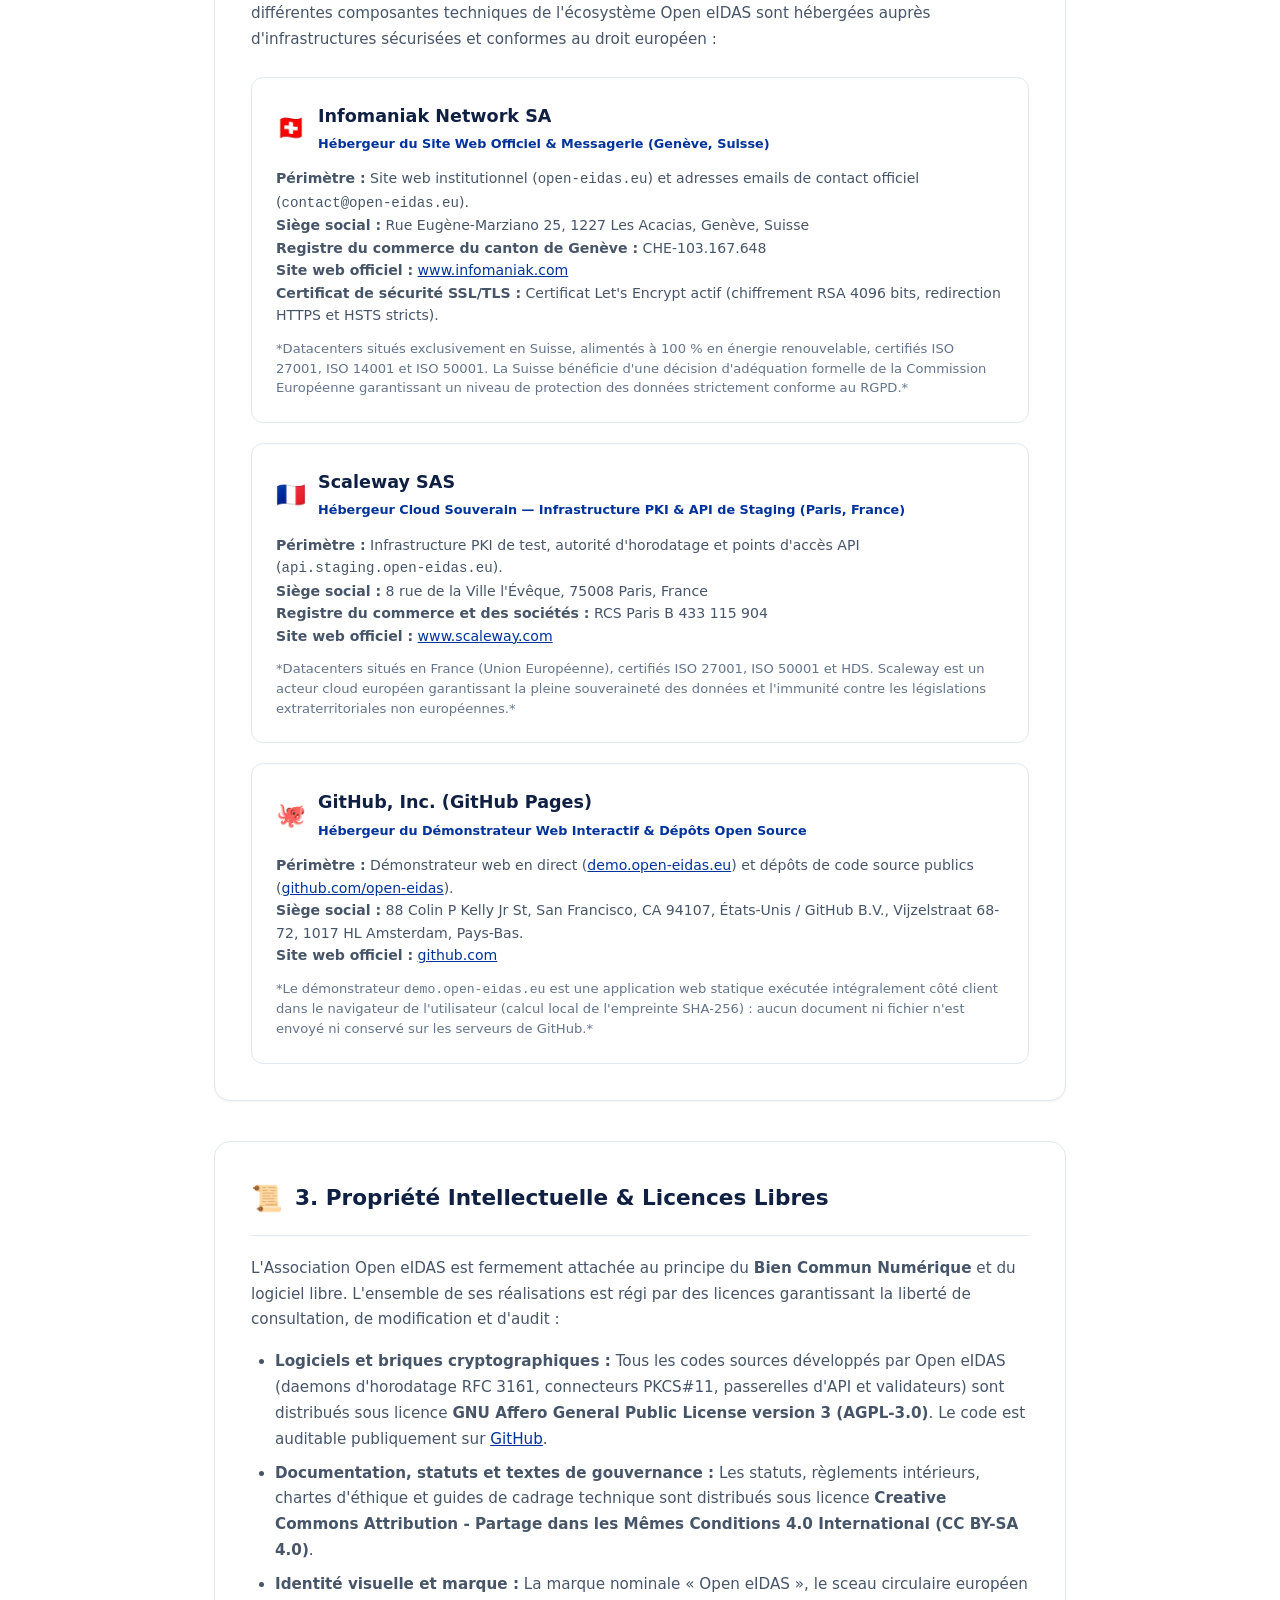
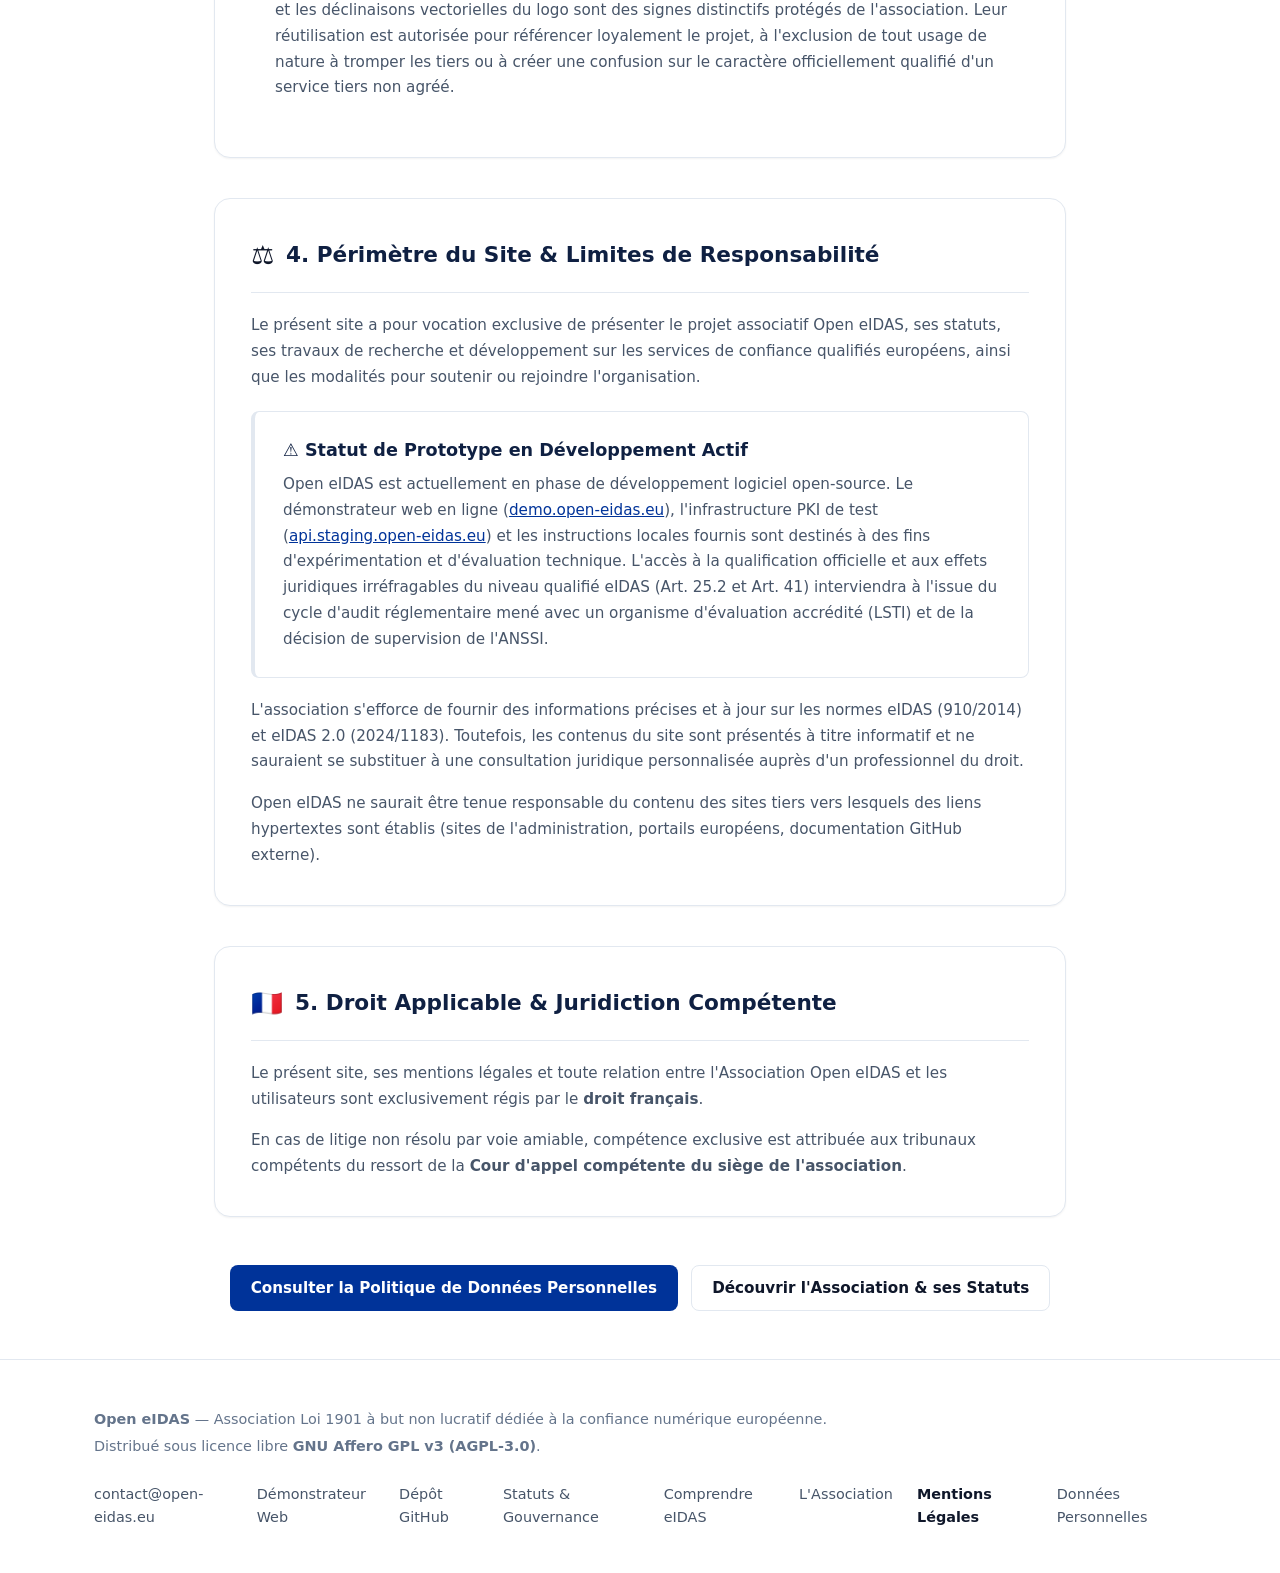
<file: mentions-legales.html>
<!DOCTYPE html>
<html lang="fr">
<head>
  <meta charset="UTF-8">
  <meta name="viewport" content="width=device-width, initial-scale=1.0">
  <meta name="color-scheme" content="light dark">
  <title>Mentions Légales&nbsp;— Open&nbsp;eIDAS</title>
  <meta name="description" content="Mentions légales du site officiel d'Open eIDAS conformément à la loi LCEN n° 2004-575 du 21 juin 2004 pour la confiance dans l'économie numérique.">
  
  <!-- Favicon -->
  <link rel="icon" type="image/svg+xml" href="assets/favicon.svg">

  <link rel="stylesheet" href="style.css">

  <!-- FOUC prevention -->
  <script>
    (function() {
      const savedTheme = localStorage.getItem('theme');
      if (savedTheme) {
        document.documentElement.setAttribute('data-theme', savedTheme);
      } else {
        const prefersDark = window.matchMedia && window.matchMedia('(prefers-color-scheme: dark)').matches;
        document.documentElement.setAttribute('data-theme', prefersDark ? 'dark' : 'light');
      }
    })();
  </script>
</head>
<body>

  <!-- Navigation Header -->
  <header class="site-header">
    <div class="container nav-wrap">
      <a href="index.html" class="brand-link" aria-label="Open eIDAS Accueil">
        <img src="assets/logo-horizontal.svg" alt="Open eIDAS Logo" class="brand-logo-img logo-light">
        <img src="assets/logo-horizontal-dark.svg" alt="Open eIDAS Logo" class="brand-logo-img logo-dark">
      </a>

      <nav aria-label="Navigation principale">
        <ul class="nav-links">
          <li><a href="index.html" class="nav-link">Accueil</a></li>
          <li><a href="eidas.html" class="nav-link">Comprendre eIDAS</a></li>
          <li><a href="association.html" class="nav-link">L'Association</a></li>
          <li><a href="index.html#services" class="nav-link">Services</a></li>
          <li><a href="index.html#faq" class="nav-link">FAQ</a></li>
          <li><a href="index.html#contact" class="nav-link">Contact</a></li>
        </ul>
      </nav>

      <div class="nav-actions">
        <button id="theme-toggle" class="theme-toggle-btn" aria-label="Basculer le thème clair/sombre" title="Basculer le thème">
          <svg class="theme-icon sun-icon" viewBox="0 0 24 24" fill="none" stroke="currentColor" stroke-width="2" stroke-linecap="round" stroke-linejoin="round">
            <circle cx="12" cy="12" r="5"></circle>
            <line x1="12" y1="1" x2="12" y2="3"></line>
            <line x1="12" y1="21" x2="12" y2="23"></line>
            <line x1="4.22" y1="4.22" x2="5.64" y2="5.64"></line>
            <line x1="18.36" y1="18.36" x2="19.78" y2="19.78"></line>
            <line x1="1" y1="12" x2="3" y2="12"></line>
            <line x1="21" y1="12" x2="23" y2="12"></line>
            <line x1="4.22" y1="19.78" x2="5.64" y2="18.36"></line>
            <line x1="18.36" y1="5.64" x2="19.78" y2="4.22"></line>
          </svg>
          <svg class="theme-icon moon-icon" viewBox="0 0 24 24" fill="none" stroke="currentColor" stroke-width="2" stroke-linecap="round" stroke-linejoin="round" style="display: none;">
            <path d="M21 12.79A9 9 0 1 1 11.21 3 7 7 0 0 0 21 12.79z"></path>
          </svg>
        </button>

        <!-- Live Demo CTA -->
        <a href="https://demo.open-eidas.eu" target="_blank" rel="noopener noreferrer" class="nav-demo-btn" aria-label="Tester la Démo en ligne (nouvelle fenêtre)">
          <span class="nav-demo-pulse"></span>
          <span>Démo en direct</span>
        </a>

        <a href="https://github.com/open-eidas/open-eidas" target="_blank" rel="noopener noreferrer" class="btn btn-outline nav-github-btn" style="gap: 0.5rem;" aria-label="Voir le projet sur GitHub">
          <svg width="18" height="18" fill="currentColor" viewBox="0 0 24 24">
            <path fill-rule="evenodd" clip-rule="evenodd" d="M12 2C6.477 2 2 6.484 2 12.017c0 4.425 2.865 8.18 6.839 9.504.5.092.682-.217.682-.483 0-.237-.008-.868-.013-1.703-2.782.605-3.369-1.343-3.369-1.343-.454-1.158-1.11-1.466-1.11-1.466-.908-.62.069-.608.069-.608 1.003.07 1.53 1.032 1.53 1.032.892 1.53 2.341 1.088 2.91.832.092-.647.35-1.088.636-1.338-2.22-.253-4.555-1.113-4.555-4.951 0-1.093.39-1.988 1.029-2.688-.103-.253-.446-1.272.098-2.65 0 0 .84-.27 2.75 1.026A9.564 9.564 0 0112 6.844c.85.004 1.705.115 2.504.337 1.909-1.296 2.747-1.027 2.747-1.027.546 1.379.202 2.398.1 2.651.64.7 1.028 1.595 1.028 2.688 0 3.848-2.339 4.695-4.566 4.943.359.309.678.92.678 1.855 0 1.338-.012 2.419-.012 2.747 0 .268.18.58.688.482A10.019 10.019 0 0022 12.017C22 6.484 17.522 2 12 2z"/>
          </svg>
          <span>GitHub</span>
        </a>

        <!-- Mobile Menu Toggle Button -->
        <button id="mobile-menu-toggle" class="mobile-nav-toggle" aria-label="Ouvrir le menu de navigation" aria-expanded="false" aria-controls="mobile-nav">
          <span class="hamburger-bar"></span>
          <span class="hamburger-bar"></span>
          <span class="hamburger-bar"></span>
        </button>
      </div>
    </div>

    <!-- Mobile Navigation Drawer -->
    <div id="mobile-nav" class="mobile-nav" aria-hidden="true">
      <div class="container mobile-nav-inner">
        <ul class="mobile-nav-links">
          <li><a href="index.html" class="mobile-nav-link">Accueil</a></li>
          <li><a href="eidas.html" class="mobile-nav-link">Comprendre eIDAS</a></li>
          <li><a href="association.html" class="mobile-nav-link">L'Association</a></li>
          <li><a href="index.html#services" class="mobile-nav-link">Services</a></li>
          <li><a href="index.html#faq" class="mobile-nav-link">FAQ</a></li>
          <li><a href="index.html#contact" class="mobile-nav-link">Contact</a></li>
        </ul>
        <div class="mobile-nav-cta" style="display: flex; flex-direction: column; gap: 0.5rem;">
          <a href="https://demo.open-eidas.eu" target="_blank" rel="noopener noreferrer" class="btn btn-primary" style="justify-content: center; gap: 0.5rem;">
            <span>🚀 Tester la Démo en direct</span>
            <svg width="16" height="16" viewBox="0 0 24 24" fill="none" stroke="currentColor" stroke-width="2.5"><path stroke-linecap="round" stroke-linejoin="round" d="M10 6H6a2 2 0 00-2 2v10a2 2 0 002 2h10a2 2 0 002-2v-4M14 4h6m0 0v6m0-6L10 14"/></svg>
          </a>
          <a href="https://github.com/open-eidas/open-eidas" target="_blank" rel="noopener noreferrer" class="btn btn-outline" style="justify-content: center;">
            <svg width="18" height="18" viewBox="0 0 24 24" fill="currentColor">
              <path fill-rule="evenodd" clip-rule="evenodd" d="M12 2C6.477 2 2 6.484 2 12.017c0 4.425 2.865 8.18 6.839 9.504.5.092.682-.217.682-.483 0-.237-.008-.868-.013-1.703-2.782.605-3.369-1.343-3.369-1.343-.454-1.158-1.11-1.466-1.11-1.466-.908-.62.069-.608.069-.608 1.003.07 1.53 1.032 1.53 1.032.892 1.53 2.341 1.088 2.91.832.092-.647.35-1.088.636-1.338-2.22-.253-4.555-1.113-4.555-4.951 0-1.093.39-1.988 1.029-2.688-.103-.253-.446-1.272.098-2.65 0 0 .84-.27 2.75 1.026A9.564 9.564 0 0112 6.844c.85.004 1.705.115 2.504.337 1.909-1.296 2.747-1.027 2.747-1.027.546 1.379.202 2.398.1 2.651.64.7 1.028 1.595 1.028 2.688 0 3.848-2.339 4.695-4.566 4.943.359.309.678.92.678 1.855 0 1.338-.012 2.419-.012 2.747 0 .268.18.58.688.482A10.019 10.019 0 0022 12.017C22 6.484 17.522 2 12 2z"/>
            </svg>
            <span>Rejoindre sur GitHub</span>
          </a>
        </div>
      </div>
    </div>
  </header>

  <!-- Legal Main Content -->
  <main>
    <section class="legal-header">
      <div class="container">
        <div class="legal-badge-bar">
          <span class="legal-badge">Loi&nbsp;LCEN n°&nbsp;2004-575</span>
          <span class="legal-badge">Association Loi&nbsp;1901</span>
          <span class="legal-badge">Transparence Publique</span>
        </div>
        <h1 class="page-title">Mentions Légales</h1>
        <p class="page-lead" style="max-width: 750px; margin: 0.75rem auto 0 auto;">
          Informations légales réglementaires relatives à l'éditeur et aux hébergeurs du site officiel de l'Association Open&nbsp;eIDAS.
        </p>
      </div>
    </section>

    <div class="legal-content-wrap">

      <!-- Sommaire -->
      <nav class="legal-toc" aria-label="Sommaire des mentions légales">
        <div class="legal-toc-title">
          <span>📑</span>
          <span>Sommaire des Mentions Légales</span>
        </div>
        <ul class="legal-toc-list">
          <li><a href="#editeur" class="legal-toc-link">1. Éditeur de la Plateforme</a></li>
          <li><a href="#hebergeurs" class="legal-toc-link">2. Hébergement &amp; Infrastructure</a></li>
          <li><a href="#propriete" class="legal-toc-link">3. Propriété Intellectuelle &amp; Licences</a></li>
          <li><a href="#perimetre" class="legal-toc-link">4. Objet du Site &amp; Limites de Responsabilité</a></li>
          <li><a href="#droit" class="legal-toc-link">5. Droit Applicable &amp; Litiges</a></li>
        </ul>
      </nav>

      <!-- 1. Éditeur -->
      <article class="legal-section" id="editeur">
        <div class="legal-section-header">
          <span class="legal-section-icon">🏛️</span>
          <h2 class="legal-section-title">1. Éditeur du Site Internet</h2>
        </div>
        <p>
          Le site web <strong>open-eidas.eu</strong> est édité par l'<strong>Association Open&nbsp;eIDAS</strong>, organisme à but non lucratif et d'intérêt général régi par la loi du 1<sup>er</sup>&nbsp;juillet&nbsp;1901 et le décret du 16 août&nbsp;1901.
        </p>

        <div class="legal-kv-grid">
          <div class="legal-kv-item">
            <div class="legal-kv-label">Dénomination Légale</div>
            <div class="legal-kv-value">Open&nbsp;eIDAS</div>
          </div>
          <div class="legal-kv-item">
            <div class="legal-kv-label">Forme Juridique</div>
            <div class="legal-kv-value">Association déclarée (Loi&nbsp;1901)</div>
          </div>
          <div class="legal-kv-item">
            <div class="legal-kv-label">Immatriculation Préfecture (RNA)</div>
            <div class="legal-kv-value">En cours d'enregistrement (Dépôt en Préfecture)</div>
          </div>
          <div class="legal-kv-item">
            <div class="legal-kv-label">Identifiants SIREN / SIRET (INSEE)</div>
            <div class="legal-kv-value">En cours d'attribution</div>
          </div>
          <div class="legal-kv-item">
            <div class="legal-kv-label">Directeur de la Publication</div>
            <div class="legal-kv-value">Philippe Vienne (Président de l'Association)</div>
          </div>
          <div class="legal-kv-item">
            <div class="legal-kv-label">Contact Électronique Officiel</div>
            <div class="legal-kv-value"><a href="mailto:contact@open-eidas.eu" style="color: var(--brand-blue); text-decoration: underline;">contact@open-eidas.eu</a></div>
          </div>
        </div>

        <div class="legal-highlight-box">
          <h5>💡 Objet Social (Article&nbsp;2 des Statuts)</h5>
          <p>
            Développer, maintenir et exploiter des infrastructures ouvertes de confiance numérique conformes aux règlements européens eIDAS (UE n°&nbsp;910/2014 et UE n°&nbsp;2024/1183)&nbsp;; fournir à titre d'intérêt général des services de confiance qualifiés (horodatage, cachet et signature électronique) sans but lucratif&nbsp;; et promouvoir la souveraineté technologique européenne.
          </p>
        </div>
      </article>

      <!-- 2. Hébergeurs -->
      <article class="legal-section" id="hebergeurs">
        <div class="legal-section-header">
          <span class="legal-section-icon">🌐</span>
          <h2 class="legal-section-title">2. Hébergement &amp; Infrastructure Technique</h2>
        </div>
        <p>
          Conformément aux exigences de souveraineté numérique et de protection des données, les différentes composantes techniques de l'écosystème Open&nbsp;eIDAS sont hébergées auprès d'infrastructures sécurisées et conformes au droit européen&nbsp;:
        </p>

        <!-- 2.1 Infomaniak -->
        <div style="background-color: var(--bg-surface); border: 1px solid var(--border-color); border-radius: 0.75rem; padding: 1.5rem; margin-top: 1.5rem;">
          <div style="display: flex; align-items: center; gap: 0.75rem; margin-bottom: 0.75rem;">
            <span style="font-size: 1.5rem;">🇨🇭</span>
            <div>
              <h4 style="font-size: 1.1rem; color: var(--brand-navy); margin: 0;">Infomaniak Network SA</h4>
              <span style="font-size: 0.8rem; color: var(--brand-blue); font-weight: 600;">Hébergeur du Site Web Officiel &amp; Messagerie (Genève, Suisse)</span>
            </div>
          </div>
          <p style="font-size: 0.88rem; color: var(--text-muted); line-height: 1.6; margin: 0 0 0.75rem 0;">
            <strong>Périmètre&nbsp;:</strong> Site web institutionnel (<code>open-eidas.eu</code>) et adresses emails de contact officiel (<code>contact@open-eidas.eu</code>).<br>
            <strong>Siège social&nbsp;:</strong> Rue Eugène-Marziano 25, 1227 Les Acacias, Genève, Suisse<br>
            <strong>Registre du commerce du canton de Genève&nbsp;:</strong> CHE-103.167.648<br>
            <strong>Site web officiel&nbsp;:</strong> <a href="https://www.infomaniak.com" target="_blank" rel="noopener noreferrer" style="color: var(--brand-blue); text-decoration: underline;">www.infomaniak.com</a><br>
            <strong>Certificat de sécurité SSL/TLS&nbsp;:</strong> Certificat Let's Encrypt actif (chiffrement RSA 4096&nbsp;bits, redirection HTTPS et HSTS stricts).
          </p>
          <p style="font-size: 0.82rem; color: var(--text-subtle); margin: 0; line-height: 1.5;">
            *Datacenters situés exclusivement en Suisse, alimentés à 100&nbsp;% en énergie renouvelable, certifiés ISO 27001, ISO 14001 et ISO 50001. La Suisse bénéficie d'une décision d'adéquation formelle de la Commission Européenne garantissant un niveau de protection des données strictement conforme au RGPD.*
          </p>
        </div>

        <!-- 2.2 Scaleway -->
        <div style="background-color: var(--bg-surface); border: 1px solid var(--border-color); border-radius: 0.75rem; padding: 1.5rem; margin-top: 1.25rem;">
          <div style="display: flex; align-items: center; gap: 0.75rem; margin-bottom: 0.75rem;">
            <span style="font-size: 1.5rem;">🇫🇷</span>
            <div>
              <h4 style="font-size: 1.1rem; color: var(--brand-navy); margin: 0;">Scaleway SAS</h4>
              <span style="font-size: 0.8rem; color: var(--brand-blue); font-weight: 600;">Hébergeur Cloud Souverain — Infrastructure PKI &amp; API de Staging (Paris, France)</span>
            </div>
          </div>
          <p style="font-size: 0.88rem; color: var(--text-muted); line-height: 1.6; margin: 0 0 0.75rem 0;">
            <strong>Périmètre&nbsp;:</strong> Infrastructure PKI de test, autorité d'horodatage et points d'accès API (<code>api.staging.open-eidas.eu</code>).<br>
            <strong>Siège social&nbsp;:</strong> 8 rue de la Ville l'Évêque, 75008 Paris, France<br>
            <strong>Registre du commerce et des sociétés&nbsp;:</strong> RCS Paris B 433 115 904<br>
            <strong>Site web officiel&nbsp;:</strong> <a href="https://www.scaleway.com" target="_blank" rel="noopener noreferrer" style="color: var(--brand-blue); text-decoration: underline;">www.scaleway.com</a>
          </p>
          <p style="font-size: 0.82rem; color: var(--text-subtle); margin: 0; line-height: 1.5;">
            *Datacenters situés en France (Union Européenne), certifiés ISO 27001, ISO 50001 et HDS. Scaleway est un acteur cloud européen garantissant la pleine souveraineté des données et l'immunité contre les législations extraterritoriales non européennes.*
          </p>
        </div>

        <!-- 2.3 GitHub Pages -->
        <div style="background-color: var(--bg-surface); border: 1px solid var(--border-color); border-radius: 0.75rem; padding: 1.5rem; margin-top: 1.25rem;">
          <div style="display: flex; align-items: center; gap: 0.75rem; margin-bottom: 0.75rem;">
            <span style="font-size: 1.5rem;">🐙</span>
            <div>
              <h4 style="font-size: 1.1rem; color: var(--brand-navy); margin: 0;">GitHub, Inc. (GitHub Pages)</h4>
              <span style="font-size: 0.8rem; color: var(--brand-blue); font-weight: 600;">Hébergeur du Démonstrateur Web Interactif &amp; Dépôts Open Source</span>
            </div>
          </div>
          <p style="font-size: 0.88rem; color: var(--text-muted); line-height: 1.6; margin: 0 0 0.75rem 0;">
            <strong>Périmètre&nbsp;:</strong> Démonstrateur web en direct (<a href="https://demo.open-eidas.eu" target="_blank" rel="noopener noreferrer" style="color: var(--brand-blue); text-decoration: underline;">demo.open-eidas.eu</a>) et dépôts de code source publics (<a href="https://github.com/open-eidas" target="_blank" rel="noopener noreferrer" style="color: var(--brand-blue); text-decoration: underline;">github.com/open-eidas</a>).<br>
            <strong>Siège social&nbsp;:</strong> 88 Colin P Kelly Jr St, San Francisco, CA 94107, États-Unis / GitHub B.V., Vijzelstraat 68-72, 1017 HL Amsterdam, Pays-Bas.<br>
            <strong>Site web officiel&nbsp;:</strong> <a href="https://github.com" target="_blank" rel="noopener noreferrer" style="color: var(--brand-blue); text-decoration: underline;">github.com</a>
          </p>
          <p style="font-size: 0.82rem; color: var(--text-subtle); margin: 0; line-height: 1.5;">
            *Le démonstrateur <code>demo.open-eidas.eu</code> est une application web statique exécutée intégralement côté client dans le navigateur de l'utilisateur (calcul local de l'empreinte SHA-256)&nbsp;: aucun document ni fichier n'est envoyé ni conservé sur les serveurs de GitHub.*
          </p>
        </div>
      </article>

      <!-- 3. Propriété Intellectuelle & Licences -->
      <article class="legal-section" id="propriete">
        <div class="legal-section-header">
          <span class="legal-section-icon">📜</span>
          <h2 class="legal-section-title">3. Propriété Intellectuelle &amp; Licences Libres</h2>
        </div>
        <p>
          L'Association Open&nbsp;eIDAS est fermement attachée au principe du <strong>Bien Commun Numérique</strong> et du logiciel libre. L'ensemble de ses réalisations est régi par des licences garantissant la liberté de consultation, de modification et d'audit&nbsp;:
        </p>

        <ul>
          <li>
            <strong>Logiciels et briques cryptographiques&nbsp;:</strong> Tous les codes sources développés par Open&nbsp;eIDAS (daemons d'horodatage RFC&nbsp;3161, connecteurs PKCS#11, passerelles d'API et validateurs) sont distribués sous licence <strong>GNU Affero General Public License version 3 (AGPL-3.0)</strong>. Le code est auditable publiquement sur <a href="https://github.com/open-eidas/open-eidas" target="_blank" rel="noopener noreferrer" style="color: var(--brand-blue); text-decoration: underline;">GitHub</a>.
          </li>
          <li>
            <strong>Documentation, statuts et textes de gouvernance&nbsp;:</strong> Les statuts, règlements intérieurs, chartes d'éthique et guides de cadrage technique sont distribués sous licence <strong>Creative Commons Attribution - Partage dans les Mêmes Conditions 4.0 International (CC BY-SA 4.0)</strong>.
          </li>
          <li>
            <strong>Identité visuelle et marque&nbsp;:</strong> La marque nominale «&nbsp;Open&nbsp;eIDAS&nbsp;», le sceau circulaire européen et les déclinaisons vectorielles du logo sont des signes distinctifs protégés de l'association. Leur réutilisation est autorisée pour référencer loyalement le projet, à l'exclusion de tout usage de nature à tromper les tiers ou à créer une confusion sur le caractère officiellement qualifié d'un service tiers non agréé.
          </li>
        </ul>
      </article>

      <!-- 4. Périmètre & Responsabilité -->
      <article class="legal-section" id="perimetre">
        <div class="legal-section-header">
          <span class="legal-section-icon">⚖️</span>
          <h2 class="legal-section-title">4. Périmètre du Site &amp; Limites de Responsabilité</h2>
        </div>
        <p>
          Le présent site a pour vocation exclusive de présenter le projet associatif Open&nbsp;eIDAS, ses statuts, ses travaux de recherche et développement sur les services de confiance qualifiés européens, ainsi que les modalités pour soutenir ou rejoindre l'organisation.
        </p>

        <div class="callout-box" style="margin: 1.25rem 0;">
          <h4>⚠️ Statut de Prototype en Développement Actif</h4>
          <p>
            Open&nbsp;eIDAS est actuellement en phase de développement logiciel open-source. Le démonstrateur web en ligne (<a href="https://demo.open-eidas.eu" target="_blank" rel="noopener noreferrer" style="color: var(--brand-blue); text-decoration: underline;">demo.open-eidas.eu</a>), l'infrastructure PKI de test (<a href="https://api.staging.open-eidas.eu" target="_blank" rel="noopener noreferrer" style="color: var(--brand-blue); text-decoration: underline;">api.staging.open-eidas.eu</a>) et les instructions locales fournis sont destinés à des fins d'expérimentation et d'évaluation technique. L'accès à la qualification officielle et aux effets juridiques irréfragables du niveau qualifié eIDAS (Art.&nbsp;25.2 et Art.&nbsp;41) interviendra à l'issue du cycle d'audit réglementaire mené avec un organisme d'évaluation accrédité (LSTI) et de la décision de supervision de l'ANSSI.
          </p>
        </div>

        <p>
          L'association s'efforce de fournir des informations précises et à jour sur les normes eIDAS (910/2014) et eIDAS&nbsp;2.0 (2024/1183). Toutefois, les contenus du site sont présentés à titre informatif et ne sauraient se substituer à une consultation juridique personnalisée auprès d'un professionnel du droit.
        </p>
        <p>
          Open&nbsp;eIDAS ne saurait être tenue responsable du contenu des sites tiers vers lesquels des liens hypertextes sont établis (sites de l'administration, portails européens, documentation GitHub externe).
        </p>
      </article>

      <!-- 5. Droit Applicable -->
      <article class="legal-section" id="droit">
        <div class="legal-section-header">
          <span class="legal-section-icon">🇫🇷</span>
          <h2 class="legal-section-title">5. Droit Applicable &amp; Juridiction Compétente</h2>
        </div>
        <p>
          Le présent site, ses mentions légales et toute relation entre l'Association Open&nbsp;eIDAS et les utilisateurs sont exclusivement régis par le <strong>droit français</strong>.
        </p>
        <p>
          En cas de litige non résolu par voie amiable, compétence exclusive est attribuée aux tribunaux compétents du ressort de la <strong>Cour d'appel compétente du siège de l'association</strong>.
        </p>
      </article>

      <!-- Liens complémentaires -->
      <div style="text-align: center; margin: 3rem 0;">
        <a href="donnees-personnelles.html" class="btn btn-primary" style="margin-right: 0.5rem;">Consulter la Politique de Données Personnelles</a>
        <a href="association.html" class="btn btn-outline">Découvrir l'Association &amp; ses Statuts</a>
      </div>

    </div>
  </main>

  <!-- Footer -->
  <footer class="site-footer">
    <div class="container footer-grid">
      <div>
        <p><strong>Open&nbsp;eIDAS</strong>&nbsp;— Association Loi&nbsp;1901 à but non lucratif dédiée à la confiance numérique européenne.</p>
        <p style="margin-top: 0.25rem;">Distribué sous licence libre <strong>GNU Affero GPL v3 (AGPL-3.0)</strong>.</p>
      </div>

      <ul class="footer-links">
        <li><a href="mailto:contact@open-eidas.eu">contact@open-eidas.eu</a></li>
        <li><a href="https://demo.open-eidas.eu" target="_blank" rel="noopener noreferrer">Démonstrateur Web</a></li>
        <li><a href="https://github.com/open-eidas/open-eidas" target="_blank" rel="noopener noreferrer">Dépôt GitHub</a></li>
        <li><a href="https://github.com/open-eidas/organisation" target="_blank" rel="noopener noreferrer">Statuts &amp; Gouvernance</a></li>
        <li><a href="eidas.html">Comprendre eIDAS</a></li>
        <li><a href="association.html">L'Association</a></li>
        <li><a href="mentions-legales.html" style="font-weight: 700; color: var(--text-main);">Mentions Légales</a></li>
        <li><a href="donnees-personnelles.html">Données Personnelles</a></li>
      </ul>
    </div>
  </footer>

  <!-- Standardized Interactive JavaScript -->
  <script defer src="script.js"></script>
</body>
</html>
</file>
<file: style.css>
/* Open eIDAS — Modern Stylesheet */

:root {
  --font-sans: system-ui, -apple-system, BlinkMacSystemFont, "Segoe UI", Roboto, "Helvetica Neue", Arial, sans-serif;
  --font-mono: ui-monospace, SFMono-Regular, Menlo, Monaco, Consolas, "Liberation Mono", "Courier New", monospace;

  /* Color Tokens - Light Mode */
  --bg-color: #ffffff;
  --bg-subtle: #f8fafc;
  --bg-surface: #ffffff;
  --bg-card: #ffffff;
  --border-color: #e2e8f0;
  --border-subtle: #f1f5f9;
  
  --text-main: #0f172a;
  --text-muted: #475569;
  --text-subtle: #64748b;

  --brand-navy: #0f2042;
  --brand-blue: #003399;
  --brand-blue-hover: #002266;
  --brand-gold: #b45309;
  --badge-gold-bg: #fef3c7;
  --badge-gold-border: #fde68a;

  --code-bg: #0b1120;
  --code-text: #e2e8f0;
  --code-border: #1e293b;

  --shadow-sm: 0 1px 2px 0 rgb(0 0 0 / 0.05);
  --shadow-md: 0 4px 6px -1px rgb(0 0 0 / 0.07), 0 2px 4px -2px rgb(0 0 0 / 0.07);
  --shadow-lg: 0 10px 15px -3px rgb(0 0 0 / 0.08), 0 4px 6px -4px rgb(0 0 0 / 0.05);

  color-scheme: light dark;
}

[data-theme="dark"] {
  --bg-color: #0b1120;
  --bg-subtle: #0f172a;
  --bg-surface: #131d31;
  --bg-card: #182238;
  --border-color: #27354f;
  --border-subtle: #1e293b;
  
  --text-main: #f8fafc;
  --text-muted: #cbd5e1;
  --text-subtle: #94a3b8;

  --brand-navy: #f8fafc;
  --brand-blue: #38bdf8;
  --brand-blue-hover: #7dd3fc;
  --brand-gold: #fbbf24;
  --badge-gold-bg: rgba(251, 191, 36, 0.15);
  --badge-gold-border: rgba(251, 191, 36, 0.3);

  --code-bg: #050811;
  --code-text: #f1f5f9;
  --code-border: #1e293b;

  --shadow-sm: 0 1px 2px 0 rgb(0 0 0 / 0.3);
  --shadow-md: 0 4px 6px -1px rgb(0 0 0 / 0.4);
  --shadow-lg: 0 10px 15px -3px rgb(0 0 0 / 0.5);
}

@media (prefers-color-scheme: dark) {
  :root:not([data-theme="light"]) {
    --bg-color: #0b1120;
    --bg-subtle: #0f172a;
    --bg-surface: #131d31;
    --bg-card: #182238;
    --border-color: #27354f;
    --border-subtle: #1e293b;
    
    --text-main: #f8fafc;
    --text-muted: #cbd5e1;
    --text-subtle: #94a3b8;

    --brand-navy: #f8fafc;
    --brand-blue: #38bdf8;
    --brand-blue-hover: #7dd3fc;
    --brand-gold: #fbbf24;
    --badge-gold-bg: rgba(251, 191, 36, 0.15);
    --badge-gold-border: rgba(251, 191, 36, 0.3);

    --code-bg: #050811;
    --code-text: #f1f5f9;
    --code-border: #1e293b;

    --shadow-sm: 0 1px 2px 0 rgb(0 0 0 / 0.3);
    --shadow-md: 0 4px 6px -1px rgb(0 0 0 / 0.4);
    --shadow-lg: 0 10px 15px -3px rgb(0 0 0 / 0.5);
  }
}

/* Base reset */
*, *::before, *::after {
  box-sizing: border-box;
  margin: 0;
  padding: 0;
}

html {
  overflow-x: hidden;
  scroll-behavior: smooth;
  font-family: var(--font-sans);
  line-height: 1.6;
  color: var(--text-main);
  background-color: var(--bg-color);
  transition: background-color 0.2s ease, color 0.2s ease;
}

body {
  overflow-x: hidden;
  min-height: 100vh;
  display: flex;
  flex-direction: column;
}

a {
  color: var(--brand-blue);
  text-decoration: none;
  transition: color 0.15s ease;
}

a:hover {
  text-decoration: underline;
}

/* Container */
.container {
  width: 100%;
  max-width: 1140px;
  margin-left: auto;
  margin-right: auto;
  padding-left: 1.5rem;
  padding-right: 1.5rem;
}

/* Navbar */
.site-header {
  position: sticky;
  top: 0;
  z-index: 50;
  background-color: var(--bg-color);
  border-bottom: 1px solid var(--border-color);
  backdrop-filter: blur(12px);
  transition: background-color 0.2s ease, border-color 0.2s ease;
}

.nav-wrap {
  display: flex;
  align-items: center;
  justify-content: space-between;
  height: 4.5rem;
}

.brand-link {
  display: flex;
  align-items: center;
  gap: 0.75rem;
  text-decoration: none !important;
}

.brand-logo-img {
  height: 38px;
  width: auto;
  display: block;
}

.brand-logo-img.logo-light {
  display: block;
}

.brand-logo-img.logo-dark {
  display: none;
}

[data-theme="dark"] .brand-logo-img.logo-light {
  display: none !important;
}

[data-theme="dark"] .brand-logo-img.logo-dark {
  display: block !important;
}

[data-theme="light"] .brand-logo-img.logo-light {
  display: block !important;
}

[data-theme="light"] .brand-logo-img.logo-dark {
  display: none !important;
}

@media (prefers-color-scheme: dark) {
  :root:not([data-theme="light"]) .brand-logo-img.logo-light {
    display: none !important;
  }
  :root:not([data-theme="light"]) .brand-logo-img.logo-dark {
    display: block !important;
  }
}


.nav-links {
  display: flex;
  align-items: center;
  gap: 1.5rem;
  list-style: none;
}

.nav-link {
  font-size: 0.95rem;
  font-weight: 500;
  color: var(--text-muted);
  text-decoration: none !important;
  transition: color 0.15s ease;
  white-space: nowrap;
}

.nav-link:hover {
  color: var(--text-main);
}

.nav-actions {
  display: flex;
  align-items: center;
  gap: 0.6rem;
}

/* Nav Demo Button */
.nav-demo-btn {
  display: inline-flex;
  align-items: center;
  gap: 0.5rem;
  font-size: 0.84rem;
  font-weight: 600;
  padding: 0.4rem 0.85rem;
  border-radius: 9999px;
  background-color: rgba(0, 51, 153, 0.07);
  color: var(--brand-blue) !important;
  border: 1px solid rgba(0, 51, 153, 0.22);
  transition: all 0.2s ease;
  white-space: nowrap;
  text-decoration: none !important;
}

.nav-demo-btn:hover {
  background-color: var(--brand-blue);
  color: #ffffff !important;
  border-color: var(--brand-blue);
  transform: translateY(-1px);
  box-shadow: 0 2px 8px rgba(0, 51, 153, 0.25);
}

[data-theme="dark"] .nav-demo-btn {
  background-color: rgba(79, 142, 247, 0.12);
  color: #93c5fd !important;
  border-color: rgba(79, 142, 247, 0.3);
}

[data-theme="dark"] .nav-demo-btn:hover {
  background-color: var(--brand-blue);
  color: #ffffff !important;
}

.nav-demo-pulse {
  width: 7px;
  height: 7px;
  border-radius: 50%;
  background-color: #10b981;
  box-shadow: 0 0 0 0 rgba(16, 185, 129, 0.7);
  animation: pulse-green 2s infinite;
  flex-shrink: 0;
}

@keyframes pulse-green {
  0% {
    transform: scale(0.95);
    box-shadow: 0 0 0 0 rgba(16, 185, 129, 0.7);
  }
  70% {
    transform: scale(1);
    box-shadow: 0 0 0 6px rgba(16, 185, 129, 0);
  }
  100% {
    transform: scale(0.95);
    box-shadow: 0 0 0 0 rgba(16, 185, 129, 0);
  }
}

/* Theme Toggle Button */
.theme-toggle-btn {
  display: inline-flex;
  align-items: center;
  justify-content: center;
  width: 2.5rem;
  height: 2.5rem;
  border-radius: 9999px;
  background-color: var(--bg-subtle);
  border: 1px solid var(--border-color);
  color: var(--text-main);
  cursor: pointer;
  transition: all 0.15s ease;
}

.theme-toggle-btn:hover {
  background-color: var(--border-color);
}

.theme-icon {
  width: 1.25rem;
  height: 1.25rem;
}

/* Mobile Menu Hamburger Toggle */
.mobile-nav-toggle {
  display: none;
  flex-direction: column;
  justify-content: center;
  align-items: center;
  gap: 5px;
  width: 2.5rem;
  height: 2.5rem;
  padding: 0;
  border-radius: 0.5rem;
  background-color: var(--bg-subtle);
  border: 1px solid var(--border-color);
  color: var(--text-main);
  cursor: pointer;
  transition: all 0.2s ease;
}

.mobile-nav-toggle:hover {
  background-color: var(--border-color);
}

.hamburger-bar {
  display: block;
  width: 1.2rem;
  height: 2px;
  background-color: var(--text-main);
  border-radius: 2px;
  transition: transform 0.25s ease, opacity 0.2s ease;
  transform-origin: center;
}

.mobile-nav-toggle.is-open .hamburger-bar:nth-child(1) {
  transform: translateY(7px) rotate(45deg);
}

.mobile-nav-toggle.is-open .hamburger-bar:nth-child(2) {
  opacity: 0;
}

.mobile-nav-toggle.is-open .hamburger-bar:nth-child(3) {
  transform: translateY(-7px) rotate(-45deg);
}

/* Mobile Nav Drawer Base */
.mobile-nav {
  display: none;
}

/* Buttons */
.btn {
  display: inline-flex;
  align-items: center;
  justify-content: center;
  gap: 0.5rem;
  padding: 0.625rem 1.25rem;
  font-size: 0.95rem;
  font-weight: 600;
  border-radius: 0.5rem;
  cursor: pointer;
  transition: all 0.15s ease;
  text-decoration: none !important;
}

.btn-primary {
  background-color: var(--brand-blue);
  color: #ffffff !important;
  border: 1px solid transparent;
}

.btn-primary:hover {
  background-color: var(--brand-blue-hover);
  transform: translateY(-1px);
}

.btn-outline {
  background-color: transparent;
  color: var(--text-main);
  border: 1px solid var(--border-color);
}

.btn-outline:hover {
  background-color: var(--bg-subtle);
  border-color: var(--text-subtle);
}

/* Hero Section */
.hero {
  padding: 5rem 0 4rem;
  text-align: center;
}

.hero-badge {
  display: inline-flex;
  align-items: center;
  gap: 0.6rem;
  padding: 0.4rem 1.1rem;
  border-radius: 9999px;
  background-color: rgba(0, 51, 153, 0.05);
  border: 1px solid rgba(0, 51, 153, 0.16);
  color: var(--brand-blue);
  font-size: 0.86rem;
  font-weight: 500;
  margin-bottom: 1.5rem;
  text-decoration: none !important;
  transition: all 0.2s ease;
  max-width: 100%;
}

.hero-badge:hover {
  background-color: rgba(0, 51, 153, 0.1);
  border-color: var(--brand-blue);
  transform: translateY(-1px);
}

[data-theme="dark"] .hero-badge {
  background-color: rgba(79, 142, 247, 0.1);
  border-color: rgba(79, 142, 247, 0.25);
  color: #93c5fd;
}

[data-theme="dark"] .hero-badge:hover {
  background-color: rgba(79, 142, 247, 0.18);
  border-color: #93c5fd;
}

.hero-title {
  font-size: clamp(2.2rem, 5vw, 3.75rem);
  font-weight: 800;
  line-height: 1.15;
  letter-spacing: -0.03em;
  color: var(--text-main);
  margin-bottom: 1.25rem;
  max-width: 900px;
  margin-left: auto;
  margin-right: auto;
}

.hero-title span.highlight {
  color: var(--brand-blue);
}

.hero-desc {
  font-size: clamp(1.05rem, 2vw, 1.25rem);
  color: var(--text-muted);
  max-width: 780px;
  margin: 0 auto 2.5rem;
  line-height: 1.6;
}

.hero-cta-group {
  display: flex;
  align-items: center;
  justify-content: center;
  gap: 1rem;
  flex-wrap: wrap;
  margin-bottom: 3.5rem;
}

/* Hero Interactive Terminal / Code */
.terminal-card {
  max-width: 740px;
  margin: 0 auto;
  background-color: var(--code-bg);
  border: 1px solid var(--code-border);
  border-radius: 0.75rem;
  overflow: hidden;
  box-shadow: var(--shadow-lg);
  text-align: left;
}

.terminal-header {
  display: flex;
  align-items: center;
  justify-content: space-between;
  padding: 0.75rem 1rem;
  background-color: rgba(255, 255, 255, 0.05);
  border-bottom: 1px solid var(--code-border);
}

.terminal-dots {
  display: flex;
  gap: 0.4rem;
}

.dot {
  width: 0.7rem;
  height: 0.7rem;
  border-radius: 9999px;
}
.dot-red { background-color: #ef4444; }
.dot-yellow { background-color: #eab308; }
.dot-green { background-color: #22c55e; }

.terminal-title {
  font-family: var(--font-mono);
  font-size: 0.78rem;
  color: #94a3b8;
}

.terminal-body {
  padding: 1.25rem;
  font-family: var(--font-mono);
  font-size: 0.88rem;
  color: var(--code-text);
  line-height: 1.6;
  overflow-x: auto;
}

.terminal-body pre {
  margin: 0;
}

/* Section styling */
.section {
  padding: 5rem 0;
}

.section-subtle {
  background-color: var(--bg-subtle);
  border-top: 1px solid var(--border-color);
  border-bottom: 1px solid var(--border-color);
}

.section-header {
  text-align: center;
  max-width: 680px;
  margin: 0 auto 3.5rem;
}

.section-tag {
  font-size: 0.85rem;
  font-weight: 700;
  text-transform: uppercase;
  letter-spacing: 0.1em;
  color: var(--brand-blue);
  margin-bottom: 0.5rem;
  display: block;
}

.section-title {
  font-size: clamp(1.8rem, 3.5vw, 2.5rem);
  font-weight: 800;
  letter-spacing: -0.02em;
  margin-bottom: 1rem;
  color: var(--text-main);
}

.section-desc {
  font-size: 1.1rem;
  color: var(--text-muted);
}

/* Grid & Cards */
.grid-3 {
  display: grid;
  grid-template-columns: repeat(auto-fit, minmax(min(100%, 300px), 1fr));
  gap: 1.75rem;
}

.card {
  background-color: var(--bg-card);
  border: 1px solid var(--border-color);
  border-radius: 0.75rem;
  padding: 2rem;
  box-shadow: var(--shadow-sm);
  transition: transform 0.2s ease, box-shadow 0.2s ease, border-color 0.2s ease;
}

.card:hover {
  transform: translateY(-2px);
  box-shadow: var(--shadow-md);
  border-color: var(--brand-blue);
}

.card-icon {
  width: 3rem;
  height: 3rem;
  border-radius: 0.6rem;
  background-color: var(--bg-subtle);
  display: flex;
  align-items: center;
  justify-content: center;
  font-size: 1.5rem;
  margin-bottom: 1.25rem;
  color: var(--brand-blue);
  border: 1px solid var(--border-color);
}

.card-title {
  font-size: 1.25rem;
  font-weight: 700;
  margin-bottom: 0.75rem;
  color: var(--text-main);
}

.card-desc {
  color: var(--text-muted);
  font-size: 0.98rem;
  line-height: 1.6;
}

/* Services Roadmap */
.services-list {
  display: flex;
  flex-direction: column;
  gap: 1.5rem;
  max-width: 900px;
  margin: 0 auto;
}

.service-card {
  display: grid;
  grid-template-columns: 80px 1fr;
  gap: 1.5rem;
  background-color: var(--bg-card);
  border: 1px solid var(--border-color);
  border-radius: 0.75rem;
  padding: 1.75rem;
  box-shadow: var(--shadow-sm);
  transition: border-color 0.2s ease;
}

.service-card:hover {
  border-color: var(--brand-blue);
}

.service-number {
  font-size: 2.2rem;
  font-weight: 800;
  color: var(--brand-blue);
  line-height: 1;
  display: flex;
  align-items: center;
  justify-content: center;
  background-color: var(--bg-subtle);
  border-radius: 0.5rem;
  border: 1px solid var(--border-color);
}

.service-content h3 {
  font-size: 1.25rem;
  font-weight: 700;
  color: var(--text-main);
  margin-bottom: 0.5rem;
  display: flex;
  align-items: center;
  gap: 0.75rem;
  flex-wrap: wrap;
}

.service-status {
  font-size: 0.75rem;
  font-weight: 700;
  padding: 0.2rem 0.5rem;
  border-radius: 0.25rem;
  text-transform: uppercase;
  letter-spacing: 0.05em;
}

.status-active {
  background-color: #dcfce7;
  color: #15803d;
}

[data-theme="dark"] .status-active {
  background-color: rgba(34, 197, 94, 0.2);
  color: #4ade80;
}

.status-staging {
  background-color: #fef3c7;
  color: #b45309;
  border: 1px solid #fde68a;
}

[data-theme="dark"] .status-staging {
  background-color: rgba(245, 158, 11, 0.2);
  color: #fbbf24;
  border-color: rgba(245, 158, 11, 0.3);
}

.status-roadmap {
  background-color: #e0f2fe;
  color: #0369a1;
}

[data-theme="dark"] .status-roadmap {
  background-color: rgba(56, 189, 248, 0.2);
  color: #7dd3fc;
}

/* Staging Notice Banner */
.staging-banner {
  background-color: var(--bg-surface);
  border: 1px solid var(--border-color);
  border-left: 3px solid var(--brand-blue);
  border-radius: 0.5rem;
  padding: 0.85rem 1.15rem;
  margin: 0 auto 2.25rem;
  max-width: 860px;
  text-align: left;
  display: flex;
  align-items: flex-start;
  gap: 0.75rem;
  box-shadow: var(--shadow-sm);
}

.staging-banner-icon {
  font-size: 1.15rem;
  line-height: 1;
  flex-shrink: 0;
  margin-top: 0.15rem;
}

.staging-banner-content {
  font-size: 0.85rem;
  color: var(--text-muted);
  line-height: 1.5;
}

.staging-banner-content strong {
  color: var(--text-main);
}

/* Hero Unified Showcase Component */
.hero-showcase {
  max-width: 980px;
  margin: 0 auto 2.5rem;
  background-color: var(--bg-card);
  border: 1px solid var(--border-color);
  border-radius: 1rem;
  box-shadow: var(--shadow-md);
  text-align: left;
  position: relative;
  overflow: hidden;
  transition: border-color 0.2s ease, box-shadow 0.2s ease;
}

.hero-showcase::before {
  content: "";
  position: absolute;
  top: 0;
  left: 0;
  right: 0;
  height: 3px;
  background: linear-gradient(90deg, var(--brand-blue) 0%, #38bdf8 50%, #10b981 100%);
}

.hero-showcase:hover {
  border-color: rgba(0, 51, 153, 0.35);
  box-shadow: var(--shadow-lg);
}

.showcase-header {
  display: flex;
  justify-content: space-between;
  align-items: center;
  flex-wrap: wrap;
  gap: 0.75rem;
  padding: 0.85rem 1.5rem;
  background-color: var(--bg-subtle);
  border-bottom: 1px solid var(--border-color);
}

.showcase-header-left {
  display: flex;
  align-items: center;
  gap: 0.6rem;
}

.showcase-live-pill {
  display: inline-flex;
  align-items: center;
  gap: 0.45rem;
  padding: 0.2rem 0.65rem;
  border-radius: 9999px;
  background-color: rgba(16, 185, 129, 0.1);
  border: 1px solid rgba(16, 185, 129, 0.3);
  color: #059669;
  font-size: 0.76rem;
  font-weight: 700;
  letter-spacing: 0.03em;
  text-transform: uppercase;
}

[data-theme="dark"] .showcase-live-pill {
  background-color: rgba(16, 185, 129, 0.15);
  border-color: rgba(16, 185, 129, 0.4);
  color: #34d399;
}

.showcase-header-meta {
  font-size: 0.8rem;
  color: var(--text-subtle);
}

.showcase-header-meta strong {
  color: var(--text-main);
}

.showcase-grid {
  display: grid;
  grid-template-columns: 1.1fr 0.9fr;
}

.showcase-col-web {
  padding: 1.75rem;
  display: flex;
  flex-direction: column;
  justify-content: space-between;
}

.showcase-badge {
  display: inline-block;
  font-size: 0.78rem;
  font-weight: 700;
  color: var(--brand-blue);
  text-transform: uppercase;
  letter-spacing: 0.04em;
  margin-bottom: 0.5rem;
}

.showcase-title {
  font-size: 1.25rem;
  font-weight: 800;
  color: var(--brand-navy);
  line-height: 1.3;
  margin-bottom: 0.65rem;
}

.showcase-desc {
  font-size: 0.9rem;
  color: var(--text-muted);
  line-height: 1.55;
  margin-bottom: 1.25rem;
}

.showcase-features {
  display: flex;
  flex-direction: column;
  gap: 0.6rem;
  margin-bottom: 1.5rem;
}

.showcase-feature {
  display: flex;
  align-items: flex-start;
  gap: 0.55rem;
  font-size: 0.86rem;
  color: var(--text-muted);
  line-height: 1.4;
}

.showcase-feature svg {
  color: #10b981;
  flex-shrink: 0;
  margin-top: 2px;
}

.showcase-feature strong {
  color: var(--text-main);
}

.showcase-actions {
  display: flex;
  align-items: center;
  gap: 0.85rem;
  flex-wrap: wrap;
}

.showcase-btn-primary {
  display: inline-flex;
  align-items: center;
  gap: 0.5rem;
  padding: 0.65rem 1.25rem;
  font-size: 0.9rem;
  font-weight: 600;
  color: #ffffff !important;
  background-color: var(--brand-blue);
  border-radius: 0.5rem;
  transition: all 0.15s ease;
  box-shadow: 0 2px 8px rgba(0, 51, 153, 0.2);
  text-decoration: none !important;
}

.showcase-btn-primary:hover {
  background-color: var(--brand-blue-hover);
  transform: translateY(-1px);
  box-shadow: 0 4px 12px rgba(0, 51, 153, 0.3);
}

.showcase-actions-note {
  font-size: 0.78rem;
  color: var(--text-subtle);
}

/* Terminal Side of Showcase */
.showcase-col-terminal {
  background-color: var(--code-bg);
  border-left: 1px solid var(--border-color);
  display: flex;
  flex-direction: column;
}

.showcase-terminal-header {
  display: flex;
  align-items: center;
  justify-content: space-between;
  padding: 0.65rem 1rem;
  background-color: rgba(255, 255, 255, 0.04);
  border-bottom: 1px solid var(--code-border);
}

.showcase-terminal-tabs {
  display: flex;
  gap: 0.35rem;
}

.showcase-tab-btn {
  background: transparent;
  border: 1px solid transparent;
  color: #94a3b8;
  font-family: var(--font-mono);
  font-size: 0.74rem;
  padding: 0.25rem 0.6rem;
  border-radius: 0.35rem;
  cursor: pointer;
  transition: all 0.15s ease;
}

.showcase-tab-btn:hover {
  color: #f1f5f9;
  background-color: rgba(255, 255, 255, 0.08);
}

.showcase-tab-btn.active {
  color: #ffffff;
  background-color: rgba(255, 255, 255, 0.14);
  border-color: rgba(255, 255, 255, 0.2);
}

.showcase-terminal-body {
  padding: 1.25rem 1.25rem;
  font-family: var(--font-mono);
  font-size: 0.8rem;
  color: var(--code-text);
  overflow-x: auto;
  line-height: 1.5;
  flex: 1;
}

.showcase-terminal-body pre {
  margin: 0;
  white-space: pre;
}

.showcase-terminal-footer {
  padding: 0.6rem 1rem;
  background-color: rgba(0, 0, 0, 0.2);
  border-top: 1px solid var(--code-border);
  font-size: 0.75rem;
  color: #94a3b8;
  display: flex;
  align-items: center;
  justify-content: space-between;
  font-family: var(--font-mono);
}

.showcase-terminal-footer .status-green {
  color: #22c55e;
  display: flex;
  align-items: center;
  gap: 0.35rem;
}


/* Contact Section */
.contact-box {
  max-width: 800px;
  margin: 0 auto;
  background-color: var(--bg-card);
  border: 2px solid var(--brand-blue);
  border-radius: 1rem;
  padding: 3rem 2rem;
  text-align: center;
  box-shadow: var(--shadow-lg);
}

.contact-email-badge {
  display: inline-flex;
  align-items: center;
  gap: 0.75rem;
  background-color: var(--bg-subtle);
  border: 1px solid var(--border-color);
  padding: 0.85rem 1.5rem;
  border-radius: 0.75rem;
  margin: 1.75rem 0;
  font-family: var(--font-mono);
  font-size: 1.25rem;
  font-weight: 700;
  color: var(--brand-blue);
}

.contact-email-link {
  color: inherit;
  text-decoration: none !important;
}

.contact-email-link:hover {
  text-decoration: underline !important;
}

.copy-btn {
  background: none;
  border: none;
  color: var(--text-subtle);
  cursor: pointer;
  padding: 0.25rem;
  display: flex;
  align-items: center;
  transition: color 0.15s ease;
}

.copy-btn:hover {
  color: var(--text-main);
}

.copy-feedback {
  font-size: 0.85rem;
  color: #16a34a;
  font-weight: 600;
  margin-top: -1rem;
  margin-bottom: 1.5rem;
  min-height: 1.2rem;
}

/* Footer */
.site-footer {
  margin-top: auto;
  border-top: 1px solid var(--border-color);
  background-color: var(--bg-surface);
  padding: 3rem 0;
  font-size: 0.9rem;
  color: var(--text-subtle);
}

.footer-grid {
  display: flex;
  align-items: center;
  justify-content: space-between;
  flex-wrap: wrap;
  gap: 1.5rem;
}

.footer-links {
  display: flex;
  gap: 1.5rem;
  list-style: none;
}

.footer-links a {
  color: var(--text-muted);
  text-decoration: none;
}

.footer-links a:hover {
  color: var(--text-main);
}

/* ==========================================================================
   eIDAS Educational Section & Levels
   ========================================================================== */
.eidas-overview {
  margin-bottom: 3rem;
  background-color: var(--bg-surface);
  border: 1px solid var(--border-color);
  border-radius: 1rem;
  padding: 2.5rem;
  box-shadow: var(--shadow-sm);
}

.eidas-overview h3 {
  font-size: 1.4rem;
  color: var(--brand-navy);
  margin-bottom: 1rem;
  display: flex;
  align-items: center;
  gap: 0.75rem;
}

.eidas-overview p {
  color: var(--text-muted);
  line-height: 1.7;
  margin-bottom: 1.25rem;
}

.eidas-overview p:last-child {
  margin-bottom: 0;
}

.levels-grid {
  display: grid;
  grid-template-columns: repeat(auto-fit, minmax(min(100%, 300px), 1fr));
  gap: 1.5rem;
  margin-top: 2rem;
}

.level-card {
  background-color: var(--bg-card);
  border: 1px solid var(--border-color);
  border-radius: 0.875rem;
  padding: 1.75rem;
  display: flex;
  flex-direction: column;
  transition: transform 0.2s ease, box-shadow 0.2s ease, border-color 0.2s ease;
  position: relative;
  overflow: hidden;
}

.level-card:hover {
  transform: translateY(-3px);
  box-shadow: var(--shadow-md);
  border-color: var(--brand-blue);
}

.level-card.featured {
  border-color: var(--brand-blue);
  background: linear-gradient(to bottom, var(--bg-card), var(--bg-surface));
}

.level-badge-wrap {
  display: flex;
  justify-content: space-between;
  align-items: center;
  margin-bottom: 1rem;
}

.level-badge {
  display: inline-block;
  font-size: 0.75rem;
  font-weight: 700;
  text-transform: uppercase;
  letter-spacing: 0.05em;
  padding: 0.35rem 0.75rem;
  border-radius: 9999px;
}

.level-badge-simple {
  background-color: rgba(148, 163, 184, 0.15);
  color: var(--text-muted);
}

.level-badge-advanced {
  background-color: rgba(14, 165, 233, 0.15);
  color: #0284c7;
}

.level-badge-qualified {
  background-color: rgba(16, 185, 129, 0.15);
  color: #059669;
  border: 1px solid rgba(16, 185, 129, 0.3);
}

.level-title {
  font-size: 1.25rem;
  font-weight: 700;
  color: var(--text-main);
  margin-bottom: 0.75rem;
}

.level-desc {
  font-size: 0.95rem;
  color: var(--text-muted);
  line-height: 1.6;
  margin-bottom: 1.25rem;
  flex-grow: 1;
}

.level-legal {
  border-top: 1px solid var(--border-subtle);
  padding-top: 1rem;
  font-size: 0.85rem;
  color: var(--text-subtle);
  display: flex;
  align-items: flex-start;
  gap: 0.5rem;
}

/* ==========================================================================
   FAQ Accordion Section (Accessible Native <details>)
   ========================================================================== */
.faq-container {
  max-width: 900px;
  margin: 0 auto;
}

.faq-category {
  margin-bottom: 2.5rem;
}

.faq-category-title {
  font-size: 1.25rem;
  font-weight: 700;
  color: var(--brand-navy);
  margin-bottom: 1.25rem;
  display: flex;
  align-items: center;
  gap: 0.5rem;
  padding-bottom: 0.5rem;
  border-bottom: 2px solid var(--border-color);
}

.faq-group {
  display: flex;
  flex-direction: column;
  gap: 0.875rem;
}

.faq-item {
  background-color: var(--bg-surface);
  border: 1px solid var(--border-color);
  border-radius: 0.75rem;
  transition: border-color 0.2s ease, box-shadow 0.2s ease;
  overflow: hidden;
}

.faq-item:hover {
  border-color: var(--brand-blue);
}

.faq-item[open] {
  border-color: var(--brand-blue);
  box-shadow: var(--shadow-sm);
}

.faq-summary {
  display: flex;
  align-items: center;
  justify-content: space-between;
  padding: 1.25rem 1.5rem;
  font-size: 1.05rem;
  font-weight: 600;
  color: var(--text-main);
  cursor: pointer;
  user-select: none;
  list-style: none;
  transition: color 0.15s ease, background-color 0.15s ease;
}

.faq-summary::-webkit-details-marker {
  display: none;
}

.faq-summary:hover {
  background-color: rgba(0, 51, 153, 0.03);
  color: var(--brand-blue);
}

[data-theme="dark"] .faq-summary:hover {
  background-color: rgba(56, 189, 248, 0.05);
}

.faq-chevron {
  width: 1.25rem;
  height: 1.25rem;
  color: var(--text-subtle);
  flex-shrink: 0;
  transition: transform 0.2s cubic-bezier(0.4, 0, 0.2, 1), color 0.2s ease;
}

.faq-item[open] .faq-chevron {
  transform: rotate(180deg);
  color: var(--brand-blue);
}

.faq-content {
  padding: 0 1.5rem 1.5rem 1.5rem;
  color: var(--text-muted);
  font-size: 0.95rem;
  line-height: 1.7;
}

.faq-content p {
  margin-bottom: 0.875rem;
}

.faq-content p:last-child {
  margin-bottom: 0;
}

.faq-content ul {
  margin-left: 1.25rem;
  margin-bottom: 0.875rem;
}

.faq-content li {
  margin-bottom: 0.4rem;
}

.faq-content code {
  background-color: var(--border-subtle);
  color: var(--brand-blue);
  padding: 0.15rem 0.4rem;
  border-radius: 0.25rem;
  font-size: 0.85em;
  font-family: var(--font-mono);
}

.faq-highlight-box {
  background-color: var(--badge-gold-bg);
  border-left: 4px solid var(--brand-gold);
  padding: 1rem 1.25rem;
  border-radius: 0.5rem;
  margin: 1rem 0;
  font-size: 0.9rem;
  color: var(--text-main);
}

/* ==========================================================================
   Multi-page navigation & Subpages styles
   ========================================================================== */
.nav-link.active {
  color: var(--brand-blue);
  font-weight: 700;
}

.page-hero {
  padding: 4rem 0 3rem 0;
  background: linear-gradient(180deg, var(--bg-surface) 0%, var(--bg-color) 100%);
  border-bottom: 1px solid var(--border-color);
}

.page-hero-badge {
  display: inline-flex;
  align-items: center;
  gap: 0.5rem;
  background-color: var(--badge-gold-bg);
  color: var(--brand-gold);
  border: 1px solid var(--badge-gold-border);
  padding: 0.35rem 0.85rem;
  border-radius: 9999px;
  font-size: 0.85rem;
  font-weight: 600;
  margin-bottom: 1.25rem;
}

.page-title {
  font-size: clamp(1.85rem, 4.5vw, 2.75rem);
  font-weight: 800;
  letter-spacing: -0.03em;
  line-height: 1.15;
  color: var(--brand-navy);
  margin-bottom: 1.25rem;
}

.page-lead {
  font-size: 1.2rem;
  color: var(--text-muted);
  line-height: 1.6;
  max-width: 800px;
}

/* Process Timeline / Workflow */
.process-grid {
  display: grid;
  grid-template-columns: repeat(auto-fit, minmax(min(100%, 260px), 1fr));
  gap: 1.5rem;
  margin: 2.5rem 0;
}

.process-step {
  background-color: var(--bg-surface);
  border: 1px solid var(--border-color);
  border-radius: 0.875rem;
  padding: 1.75rem;
  position: relative;
  transition: transform 0.2s ease, border-color 0.2s ease;
}

.process-step:hover {
  transform: translateY(-3px);
  border-color: var(--brand-blue);
}

.process-step-num {
  font-size: 0.85rem;
  font-weight: 800;
  text-transform: uppercase;
  color: var(--brand-blue);
  letter-spacing: 0.05em;
  margin-bottom: 0.5rem;
}

.process-step-title {
  font-size: 1.15rem;
  font-weight: 700;
  color: var(--text-main);
  margin-bottom: 0.75rem;
}

.process-step-desc {
  font-size: 0.9rem;
  color: var(--text-muted);
  line-height: 1.6;
}

/* Document cards (for association repository links) */
.doc-grid {
  display: grid;
  grid-template-columns: repeat(auto-fit, minmax(min(100%, 320px), 1fr));
  gap: 1.5rem;
  margin: 2rem 0;
}

.doc-card {
  background-color: var(--bg-card);
  border: 1px solid var(--border-color);
  border-radius: 0.875rem;
  padding: 1.75rem;
  display: flex;
  flex-direction: column;
  transition: transform 0.2s ease, box-shadow 0.2s ease, border-color 0.2s ease;
}

.doc-card:hover {
  transform: translateY(-3px);
  box-shadow: var(--shadow-md);
  border-color: var(--brand-blue);
}

.doc-card-icon {
  font-size: 2rem;
  margin-bottom: 1rem;
}

.doc-card-title {
  font-size: 1.2rem;
  font-weight: 700;
  color: var(--text-main);
  margin-bottom: 0.5rem;
}

.doc-card-desc {
  font-size: 0.9rem;
  color: var(--text-muted);
  line-height: 1.6;
  margin-bottom: 1.25rem;
  flex-grow: 1;
}

.doc-card-link {
  display: inline-flex;
  align-items: center;
  gap: 0.5rem;
  font-size: 0.9rem;
  font-weight: 600;
  color: var(--brand-blue);
  text-decoration: none;
}

.doc-card-link:hover {
  text-decoration: underline;
}

/* Callout Box */
.callout-box {
  background-color: var(--bg-surface);
  border-left: 4px solid var(--brand-blue);
  border-radius: 0.5rem;
  padding: 1.5rem 1.75rem;
  margin: 2rem 0;
  border: 1px solid var(--border-color);
  border-left-width: 4px;
}

.callout-box h4 {
  font-size: 1.1rem;
  color: var(--brand-navy);
  margin-bottom: 0.5rem;
}

.callout-box p {
  font-size: 0.95rem;
  color: var(--text-muted);
  line-height: 1.6;
}

/* Comparison Table */
.table-responsive {
  overflow-x: auto;
  margin: 2rem 0;
  border-radius: 0.75rem;
  border: 1px solid var(--border-color);
}

.comparison-table {
  width: 100%;
  border-collapse: collapse;
  font-size: 0.95rem;
  text-align: left;
  background-color: var(--bg-surface);
}

.comparison-table th,
.comparison-table td {
  padding: 1rem 1.25rem;
  border-bottom: 1px solid var(--border-color);
}

.comparison-table th {
  background-color: var(--bg-card);
  font-weight: 700;
  color: var(--brand-navy);
}

.comparison-table tr:last-child td {
  border-bottom: none;
}

.comparison-table tr:hover td {
  background-color: rgba(0, 51, 153, 0.02);
}

/* ==========================================================================
   Qualification Pathway / Journey Components
   ========================================================================== */

/* Visual Pipeline Banner */
.pipeline-track {
  display: flex;
  align-items: center;
  justify-content: space-between;
  gap: 0.75rem;
  background-color: var(--bg-surface);
  border: 1px solid var(--border-color);
  border-radius: 1rem;
  padding: 1.5rem;
  margin: 2.5rem 0;
  overflow-x: auto;
}

.pipeline-node {
  flex: 1;
  min-width: 180px;
  background-color: var(--bg-card);
  border: 1px solid var(--border-color);
  border-radius: 0.75rem;
  padding: 1rem;
  text-align: center;
  transition: transform 0.2s ease, border-color 0.2s ease, box-shadow 0.2s ease;
}

.pipeline-node:hover {
  transform: translateY(-2px);
  border-color: var(--brand-blue);
  box-shadow: var(--shadow-sm);
}

.pipeline-node-icon {
  font-size: 1.75rem;
  margin-bottom: 0.35rem;
}

.pipeline-node-title {
  font-size: 0.95rem;
  font-weight: 700;
  color: var(--text-main);
  margin-bottom: 0.2rem;
}

.pipeline-node-role {
  font-size: 0.75rem;
  font-weight: 600;
  text-transform: uppercase;
  letter-spacing: 0.05em;
  color: var(--brand-blue);
}

.pipeline-arrow {
  display: flex;
  align-items: center;
  justify-content: center;
  color: var(--brand-blue);
  font-size: 1.25rem;
  opacity: 0.6;
}

/* Stepper Journey */
.pathway-stepper {
  position: relative;
  margin: 3rem 0;
  padding-left: 1rem;
}

.pathway-stepper::before {
  content: '';
  position: absolute;
  top: 1.5rem;
  bottom: 2rem;
  left: 2.75rem;
  width: 3px;
  background: linear-gradient(to bottom, var(--brand-blue), #38bdf8, #f59e0b, #10b981);
  border-radius: 2px;
}

.pathway-milestone {
  display: flex;
  align-items: flex-start;
  gap: 2rem;
  margin-bottom: 3rem;
  position: relative;
}

.pathway-milestone:last-child {
  margin-bottom: 1rem;
}

.pathway-marker {
  width: 3.5rem;
  height: 3.5rem;
  border-radius: 50%;
  background: var(--bg-card);
  border: 3px solid var(--brand-blue);
  color: var(--brand-navy);
  font-weight: 800;
  font-size: 1.15rem;
  display: flex;
  align-items: center;
  justify-content: center;
  box-shadow: 0 0 0 6px var(--bg-main), var(--shadow-sm);
  flex-shrink: 0;
  z-index: 2;
  transition: transform 0.2s ease;
}

[data-theme="dark"] .pathway-marker {
  color: #38bdf8;
  border-color: #38bdf8;
}

.pathway-milestone:hover .pathway-marker {
  transform: scale(1.08);
}

.pathway-card {
  flex-grow: 1;
  background-color: var(--bg-surface);
  border: 1px solid var(--border-color);
  border-radius: 1rem;
  padding: 2rem;
  box-shadow: var(--shadow-sm);
  transition: transform 0.2s ease, border-color 0.2s ease, box-shadow 0.2s ease;
}

.pathway-card:hover {
  transform: translateY(-2px);
  border-color: var(--brand-blue);
  box-shadow: var(--shadow-md);
}

.pathway-meta {
  display: flex;
  flex-wrap: wrap;
  align-items: center;
  gap: 0.75rem;
  margin-bottom: 0.75rem;
}

.pathway-badge-phase {
  font-size: 0.75rem;
  font-weight: 800;
  text-transform: uppercase;
  letter-spacing: 0.05em;
  padding: 0.25rem 0.65rem;
  border-radius: 9999px;
  background-color: rgba(0, 51, 153, 0.1);
  color: var(--brand-blue);
}

[data-theme="dark"] .pathway-badge-phase {
  background-color: rgba(56, 189, 248, 0.15);
  color: #38bdf8;
}

.pathway-badge-actor {
  font-size: 0.75rem;
  font-weight: 600;
  padding: 0.25rem 0.65rem;
  border-radius: 9999px;
  background-color: var(--bg-card);
  border: 1px solid var(--border-color);
  color: var(--text-main);
  display: inline-flex;
  align-items: center;
  gap: 0.35rem;
}

.pathway-title {
  font-size: 1.35rem;
  font-weight: 800;
  color: var(--brand-navy);
  margin-bottom: 0.75rem;
  line-height: 1.3;
}

.pathway-desc {
  font-size: 0.95rem;
  color: var(--text-muted);
  line-height: 1.7;
  margin-bottom: 1.25rem;
}

.pathway-specs {
  display: flex;
  flex-wrap: wrap;
  gap: 0.5rem;
  margin-bottom: 1.25rem;
}

.norm-tag {
  font-size: 0.78rem;
  font-weight: 600;
  padding: 0.2rem 0.6rem;
  border-radius: 0.375rem;
  background-color: var(--bg-card);
  border: 1px solid var(--border-color);
  color: var(--text-muted);
  font-family: ui-monospace, SFMono-Regular, Menlo, Monaco, Consolas, monospace;
}

.pathway-deliverable {
  display: flex;
  align-items: flex-start;
  gap: 0.75rem;
  background-color: var(--bg-card);
  border: 1px solid var(--border-color);
  border-left: 4px solid var(--brand-blue);
  border-radius: 0.5rem;
  padding: 1rem 1.25rem;
}

.pathway-deliverable-icon {
  font-size: 1.25rem;
  line-height: 1;
}

.pathway-deliverable-content h5 {
  font-size: 0.85rem;
  font-weight: 700;
  text-transform: uppercase;
  letter-spacing: 0.05em;
  color: var(--brand-blue);
  margin-bottom: 0.25rem;
}

.pathway-deliverable-content p {
  font-size: 0.88rem;
  color: var(--text-muted);
  line-height: 1.5;
  margin: 0;
}

/* Continuous Cycle Box */
.cycle-card {
  background: linear-gradient(135deg, var(--bg-surface) 0%, var(--bg-card) 100%);
  border: 1px solid var(--border-color);
  border-radius: 1rem;
  padding: 2rem;
  margin-top: 3rem;
  box-shadow: var(--shadow-sm);
}

.cycle-grid {
  display: grid;
  grid-template-columns: repeat(auto-fit, minmax(min(100%, 240px), 1fr));
  gap: 1.5rem;
  margin-top: 1.5rem;
}

.cycle-item {
  background-color: var(--bg-card);
  border: 1px solid var(--border-color);
  border-radius: 0.75rem;
  padding: 1.25rem;
}

.cycle-item-badge {
  display: inline-block;
  font-size: 0.75rem;
  font-weight: 800;
  text-transform: uppercase;
  padding: 0.2rem 0.5rem;
  border-radius: 0.25rem;
  background-color: rgba(0, 51, 153, 0.1);
  color: var(--brand-blue);
  margin-bottom: 0.5rem;
}

[data-theme="dark"] .cycle-item-badge {
  background-color: rgba(56, 189, 248, 0.15);
  color: #38bdf8;
}

.cycle-item-title {
  font-size: 1.05rem;
  font-weight: 700;
  color: var(--text-main);
  margin-bottom: 0.35rem;
}

.cycle-item-desc {
  font-size: 0.85rem;
  color: var(--text-muted);
  line-height: 1.6;
}

/* ==========================================================================
   Transparency & Public Accountability Grid
   ========================================================================== */

.transparency-grid {
  display: grid;
  grid-template-columns: repeat(auto-fit, minmax(min(100%, 320px), 1fr));
  gap: 1.5rem;
  margin: 2.5rem 0;
}

.transparency-card {
  background-color: var(--bg-card);
  border: 1px solid var(--border-color);
  border-radius: 1rem;
  padding: 1.75rem;
  display: flex;
  flex-direction: column;
  transition: transform 0.2s ease, border-color 0.2s ease, box-shadow 0.2s ease;
  position: relative;
}

.transparency-card:hover {
  transform: translateY(-3px);
  border-color: var(--brand-blue);
  box-shadow: var(--shadow-md);
}

.transparency-card-icon {
  font-size: 2rem;
  margin-bottom: 1rem;
}

.transparency-card-tag {
  font-size: 0.72rem;
  font-weight: 800;
  text-transform: uppercase;
  letter-spacing: 0.06em;
  color: var(--brand-blue);
  margin-bottom: 0.35rem;
}

.transparency-card-title {
  font-size: 1.2rem;
  font-weight: 700;
  color: var(--text-main);
  margin-bottom: 0.75rem;
}

.transparency-card-desc {
  font-size: 0.9rem;
  color: var(--text-muted);
  line-height: 1.65;
  flex-grow: 1;
}

.transparency-card-link {
  display: inline-flex;
  align-items: center;
  gap: 0.4rem;
  font-size: 0.88rem;
  font-weight: 600;
  color: var(--brand-blue);
  text-decoration: none;
  margin-top: 1rem;
}

.transparency-card-link:hover {
  text-decoration: underline;
}

/* ==========================================================================
   Legal & Regulatory Pages (LCEN & RGPD)
   ========================================================================== */

.legal-header {
  padding: 4rem 0 2.5rem 0;
  text-align: center;
  border-bottom: 1px solid var(--border-color);
  background-color: var(--bg-surface);
}

.legal-badge-bar {
  display: flex;
  justify-content: center;
  flex-wrap: wrap;
  gap: 0.5rem;
  margin-bottom: 1rem;
}

.legal-badge {
  font-size: 0.78rem;
  font-weight: 700;
  text-transform: uppercase;
  letter-spacing: 0.05em;
  padding: 0.25rem 0.75rem;
  border-radius: 9999px;
  background-color: rgba(0, 51, 153, 0.08);
  color: var(--brand-blue);
  border: 1px solid rgba(0, 51, 153, 0.15);
}

[data-theme="dark"] .legal-badge {
  background-color: rgba(56, 189, 248, 0.15);
  color: #38bdf8;
  border-color: rgba(56, 189, 248, 0.25);
}

.legal-content-wrap {
  max-width: 900px;
  margin: 3rem auto;
  padding: 0 1.5rem;
}

.legal-toc {
  background-color: var(--bg-surface);
  border: 1px solid var(--border-color);
  border-radius: 1rem;
  padding: 1.75rem;
  margin-bottom: 3rem;
}

.legal-toc-title {
  font-size: 1.1rem;
  font-weight: 700;
  color: var(--brand-navy);
  margin-bottom: 1rem;
  display: flex;
  align-items: center;
  gap: 0.5rem;
}

.legal-toc-list {
  list-style: none;
  padding: 0;
  margin: 0;
  display: grid;
  grid-template-columns: repeat(auto-fit, minmax(min(100%, 260px), 1fr));
  gap: 0.5rem 1.5rem;
}

.legal-toc-link {
  font-size: 0.92rem;
  color: var(--brand-blue);
  text-decoration: none;
  display: inline-flex;
  align-items: center;
  gap: 0.35rem;
  transition: color 0.15s ease;
}

.legal-toc-link:hover {
  text-decoration: underline;
  color: var(--brand-blue-hover);
}

.legal-section {
  background-color: var(--bg-card);
  border: 1px solid var(--border-color);
  border-radius: 1rem;
  padding: 2.25rem;
  margin-bottom: 2.5rem;
  box-shadow: var(--shadow-sm);
  transition: border-color 0.2s ease;
}

.legal-section:hover {
  border-color: var(--brand-blue);
}

.legal-section-header {
  display: flex;
  align-items: center;
  gap: 0.75rem;
  margin-bottom: 1.25rem;
  padding-bottom: 1rem;
  border-bottom: 1px solid var(--border-color);
}

.legal-section-icon {
  font-size: 1.6rem;
}

.legal-section-title {
  font-size: 1.35rem;
  font-weight: 700;
  color: var(--brand-navy);
  margin: 0;
}

.legal-section p {
  color: var(--text-muted);
  font-size: 0.95rem;
  line-height: 1.7;
  margin-bottom: 1rem;
}

.legal-section p:last-child {
  margin-bottom: 0;
}

.legal-section ul, .legal-section ol {
  color: var(--text-muted);
  font-size: 0.95rem;
  line-height: 1.7;
  margin: 0.75rem 0 1.25rem 1.5rem;
}

.legal-section li {
  margin-bottom: 0.5rem;
}

.legal-kv-grid {
  display: grid;
  grid-template-columns: repeat(auto-fit, minmax(min(100%, 260px), 1fr));
  gap: 1.25rem;
  margin: 1.25rem 0;
}

.legal-kv-item {
  background-color: var(--bg-surface);
  border: 1px solid var(--border-color);
  border-radius: 0.5rem;
  padding: 1rem 1.25rem;
}

.legal-kv-label {
  font-size: 0.78rem;
  font-weight: 700;
  text-transform: uppercase;
  letter-spacing: 0.05em;
  color: var(--brand-blue);
  margin-bottom: 0.25rem;
}

.legal-kv-value {
  font-size: 0.95rem;
  font-weight: 600;
  color: var(--text-main);
  word-break: break-word;
}

.legal-highlight-box {
  background-color: rgba(0, 51, 153, 0.04);
  border-left: 4px solid var(--brand-blue);
  border-radius: 0.5rem;
  padding: 1.25rem 1.5rem;
  margin: 1.5rem 0;
}

[data-theme="dark"] .legal-highlight-box {
  background-color: rgba(56, 189, 248, 0.06);
  border-left-color: #38bdf8;
}

.legal-highlight-box h5 {
  font-size: 0.95rem;
  font-weight: 700;
  color: var(--brand-navy);
  margin-bottom: 0.35rem;
}

.legal-highlight-box p {
  font-size: 0.9rem;
  color: var(--text-muted);
  line-height: 1.6;
  margin: 0;
}

/* ==========================================================================
   Comprehensive Responsive System & Mobile Breakpoints
   ========================================================================== */

/* Adapt desktop nav on narrower viewports (1025px - 1200px) */
@media (min-width: 1025px) and (max-width: 1200px) {
  .nav-links {
    gap: 1.15rem;
  }
  .nav-link {
    font-size: 0.88rem;
  }
  .nav-github-btn span {
    display: none;
  }
  .nav-github-btn {
    padding: 0.45rem 0.65rem;
  }
  .nav-demo-btn {
    font-size: 0.8rem;
    padding: 0.35rem 0.75rem;
  }
}

/* Breakpoint: <= 1024px (Tablets & Mobile Navigation Activation) */
@media (max-width: 1024px) {
  .nav-links {
    display: none !important;
  }

  .nav-demo-btn {
    display: none !important;
  }

  .mobile-nav-toggle {
    display: inline-flex;
  }

  .mobile-nav {
    display: block;
    position: absolute;
    top: 100%;
    left: 0;
    right: 0;
    width: 100%;
    background-color: var(--bg-card);
    border-bottom: 2px solid var(--border-color);
    box-shadow: 0 16px 32px rgba(0, 0, 0, 0.12);
    opacity: 0;
    visibility: hidden;
    transform: translateY(-8px);
    pointer-events: none;
    transition: opacity 0.2s cubic-bezier(0.16, 1, 0.3, 1), transform 0.2s cubic-bezier(0.16, 1, 0.3, 1), visibility 0.2s ease;
    z-index: 49;
    max-height: calc(100dvh - 4.5rem);
    overflow-y: auto;
    -webkit-overflow-scrolling: touch;
  }

  [data-theme="dark"] .mobile-nav {
    background-color: var(--bg-color);
  }

  .mobile-nav.is-open {
    opacity: 1;
    visibility: visible;
    transform: translateY(0);
    pointer-events: auto;
  }

  .mobile-nav-inner {
    padding: 1.25rem 0 1.5rem;
  }

  .mobile-nav-links {
    list-style: none;
    padding: 0;
    margin: 0 0 1.25rem 0;
    display: flex;
    flex-direction: column;
    gap: 0.25rem;
  }

  .mobile-nav-link {
    display: flex;
    align-items: center;
    padding: 0.75rem 1rem;
    min-height: 44px;
    font-size: 1.05rem;
    font-weight: 500;
    color: var(--text-main);
    text-decoration: none !important;
    border-radius: 0.5rem;
    transition: background-color 0.15s ease, color 0.15s ease;
  }

  .mobile-nav-link:hover,
  .mobile-nav-link:focus {
    background-color: var(--bg-subtle);
    color: var(--brand-blue);
  }

  .mobile-nav-link.active {
    background-color: rgba(0, 51, 153, 0.08);
    color: var(--brand-blue);
    font-weight: 700;
  }

  [data-theme="dark"] .mobile-nav-link.active {
    background-color: rgba(56, 189, 248, 0.12);
    color: #38bdf8;
  }

  .mobile-nav-cta {
    padding: 1rem 0 0;
    border-top: 1px solid var(--border-color);
  }

  .mobile-nav-cta .btn {
    width: 100%;
    justify-content: center;
  }
}

/* Breakpoint: <= 768px (Tablets / Medium Screens) */
@media (max-width: 768px) {
  .service-card {
    grid-template-columns: 1fr;
    gap: 1rem;
  }

  .service-number {
    width: 3rem;
    height: 3rem;
    font-size: 1.5rem;
  }

  .grid-3,
  .levels-grid,
  .doc-grid,
  .transparency-grid {
    grid-template-columns: 1fr;
  }

  .pathway-stepper::before {
    left: 1.75rem;
  }

  .pathway-marker {
    width: 2.5rem;
    height: 2.5rem;
    font-size: 0.95rem;
  }

  .pathway-milestone {
    gap: 1.25rem;
    margin-bottom: 2rem;
  }

  .pathway-card {
    padding: 1.25rem;
  }

  .pipeline-track {
    flex-direction: column;
    align-items: stretch;
  }

  .pipeline-node {
    min-width: 0;
  }

  .pipeline-arrow {
    transform: rotate(90deg);
    padding: 0.5rem 0;
  }
}

@media (max-width: 860px) {
  .showcase-grid {
    grid-template-columns: 1fr;
  }

  .showcase-col-terminal {
    border-left: none;
    border-top: 1px solid var(--border-color);
  }

  .showcase-col-web {
    padding: 1.5rem;
  }
}

/* Breakpoint: <= 768px (Tablets / Mobile) */
@media (max-width: 768px) {
  .nav-demo-btn {
    display: none !important;
  }
}

/* Breakpoint: <= 640px (Mobile Phones) */
@media (max-width: 640px) {
  .nav-github-btn,
  .nav-demo-btn {
    display: none !important;
  }

  .nav-actions {
    gap: 0.5rem;
  }

  .hero {
    padding: 3.5rem 0 2.5rem;
  }

  .showcase-col-web {
    padding: 1.25rem;
  }

  .showcase-actions {
    flex-direction: column;
    align-items: stretch;
  }

  .showcase-btn-primary {
    width: 100%;
    justify-content: center;
  }

  .showcase-actions-note {
    text-align: center;
  }

  .section {
    padding: 3.5rem 0;
  }

  .section-header {
    margin-bottom: 2.25rem;
  }

  .page-hero {
    padding: 3rem 0 2rem;
  }

  .hero-cta-group {
    flex-direction: column;
    width: 100%;
    gap: 0.75rem;
  }

  .hero-cta-group .btn {
    width: 100%;
    justify-content: center;
  }

  .process-grid,
  .requirements-grid,
  .legal-toc-list,
  .legal-kv-grid {
    grid-template-columns: 1fr;
  }

  .comparison-table {
    min-width: 520px;
  }

  .contact-email-badge {
    font-size: 0.95rem;
    flex-wrap: wrap;
    justify-content: center;
    padding: 0.75rem 1rem;
    word-break: break-all;
  }

  .footer-wrap {
    flex-direction: column;
    align-items: flex-start;
    gap: 1.5rem;
  }

  .footer-links {
    flex-direction: column;
    gap: 0.75rem;
  }
}

/* Breakpoint: <= 480px (Extra Compact Phones e.g. 320px-375px) */
@media (max-width: 480px) {
  .container {
    padding-left: 1rem;
    padding-right: 1rem;
  }

  .brand-logo-img {
    height: 32px;
  }

  .hero-badge {
    font-size: 0.76rem;
    padding: 0.35rem 0.65rem;
  }

  .hero-title {
    font-size: clamp(1.65rem, 7vw, 2.25rem);
  }

  .page-title {
    font-size: clamp(1.6rem, 6.5vw, 2.2rem);
  }

  .card {
    padding: 1.25rem;
  }

  .terminal-body {
    padding: 0.85rem;
    font-size: 0.78rem;
  }

  .impact-metrics {
    grid-template-columns: 1fr;
  }

  .legal-section {
    padding: 1.5rem 1.15rem;
  }

  .legal-toc {
    padding: 1.25rem 1rem;
  }

  .pathway-stepper {
    padding-left: 0;
  }

  .pathway-stepper::before {
    left: 1.15rem;
  }

  .pathway-marker {
    width: 2.25rem;
    height: 2.25rem;
    font-size: 0.85rem;
  }

  .pathway-milestone {
    gap: 0.75rem;
  }

  .pathway-card {
    padding: 1rem;
  }

  .eidas-overview {
    padding: 1.25rem;
  }
}
</file>
